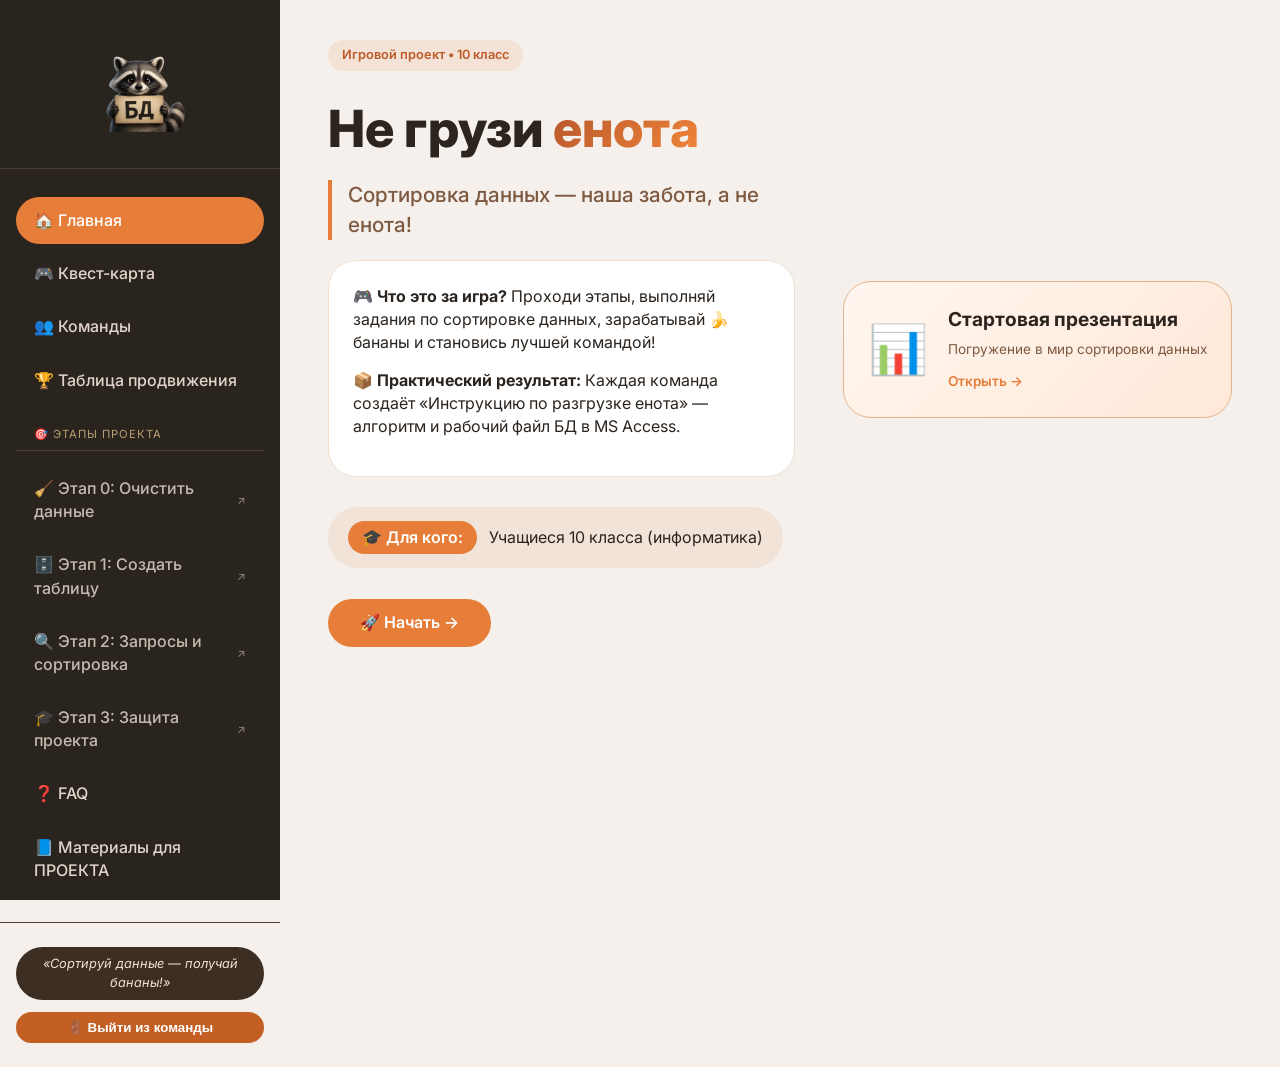
<file: index.html>
<!DOCTYPE html>
<html lang="ru">
<head>
    <meta charset="UTF-8">
    <meta name="viewport" content="width=device-width, initial-scale=1.0">
    <title>Не грузи енота | Проект по сортировке данных</title>
    <link rel="stylesheet" href="style.css">
    <link href="https://fonts.googleapis.com/css2?family=Inter:opsz,wght@14..32,400;14..32,500;14..32,600;14..32,700&display=swap" rel="stylesheet">

    <!-- Основной favicon -->
    <link rel="icon" type="image/png" href="img/emblema.png">

    <!-- Для Apple устройств -->
    <link rel="apple-touch-icon" href="img/emblema.png">

    <!-- Для современных браузеров -->
    <link rel="icon" type="image/svg+xml" href="img/emblema.png">

</head>
<body>

    <div class="app-wrapper">
        <!-- Боковая панель -->
        <aside class="sidebar">
            <div class="sidebar-logo">
                <img src="img/emblema.png" alt="Эмблема проекта Не грузи енота" class="raccoon-emoji-img">
            </div>
            <nav class="sidebar-nav">
                <a href="#" class="nav-link active" data-page="main">🏠 Главная</a>
                <a href="#" class="nav-link" data-page="game">🎮 Квест-карта</a>
                <a href="#" class="nav-link" data-page="teams">👥 Команды</a>
                <a href="#" class="nav-link" data-page="leaderboard">🏆 Таблица продвижения</a>

                    <!-- НОВЫЙ РАЗДЕЛ: ССЫЛКИ НА ЭТАПЫ -->
                <div class="nav-divider">🎯 ЭТАПЫ ПРОЕКТА</div>
                <a href="stage0/index.html" class="nav-link external" target="_blank">🧹 Этап 0: Очистить данные</a>
                <a href="stage1/index.html" class="nav-link external" target="_blank">🗄️ Этап 1: Создать таблицу</a>
                <a href="stage2/index.html" class="nav-link external" target="_blank">🔍 Этап 2: Запросы и сортировка</a>
                <a href="stage3/index.html" class="nav-link external" target="_blank">🎓 Этап 3: Защита проекта</a>

                <a href="#" class="nav-link" data-page="faq">❓ FAQ</a>
                <a href="#" class="nav-link" data-page="docs">📘 Материалы для ПРОЕКТА</a>
            </nav>
            <div class="sidebar-footer">
                <div class="raccoon-tip">«Сортируй данные — получай бананы!»</div>
            </div>
        </aside>

        <!-- Основной контент -->
        <main class="main-content">
            <!-- Главная -->
            <div id="page-main" class="page active">
                <section class="hero-simple">
                    <div class="hero-left">
                        <div class="badge-project">Игровой проект • 10 класс</div>
                        <h1>Не грузи <span class="accent">енота</span></h1>
                        <p class="tagline">Сортировка данных — наша забота, а не енота!</p>
                        <div class="description-box">
                            <p><strong>🎮 Что это за игра?</strong> Проходи этапы, выполняй задания по сортировке данных, зарабатывай 🍌 бананы и становись лучшей командой!</p>
                            <p><strong>📦 Практический результат:</strong> Каждая команда создаёт «Инструкцию по разгрузке енота» — алгоритм и рабочий файл БД в MS Access.</p>
                        </div>
                        <div class="target-audience">
                            <span class="target-badge">🎓 Для кого:</span>
                            <span>Учащиеся 10 класса (информатика)</span>
                        </div>
                        <a href="#" class="btn-start" data-page="game">🚀 Начать →</a>
                    </div>

                    <!-- Интерактивные материалы на главной -->
                    <div class="featured-materials">
                        <div class="featured-card" onclick="window.open('https://maksim178-zab.github.io/enot_project/presentation/pres_index.html', '_blank')">
                            <div class="featured-icon">📊</div>
                            <div class="featured-content">
                                <h3>Стартовая презентация</h3>
                                <p>Погружение в мир сортировки данных</p>
                                <span class="featured-link">Открыть →</span>
                            </div>
                        </div>
                    </div>
                </section>
            </div>

            <!-- Квест-карта (игровые этапы) -->
            <div id="page-game" class="page">
                <div class="game-header">
                    <h2>🗺️ Квест-карта «Не грузи енота»</h2>
                    <div class="raccoon-stats">
                        <span class="raccoon-greeting" id="raccoonGreeting">🦝 Привет, сортировщик!</span>
                    </div>
                </div>

                <!-- Карта-путь (горизонтальный прогресс) -->
                <div class="quest-map">
                    <div class="map-line"></div>
                    <div class="map-node" data-stage="prep">
                        <div class="node-icon">🧹</div>
                        <div class="node-name">Очистим шёрстку</div>
                        <div class="node-bananas">🍌 100</div>
                        <div class="node-status" id="statusPrep">🔒 Не открыт</div>
                    </div>
                    <div class="map-arrow">→</div>
                    <div class="map-node" data-stage="stage1">
                        <div class="node-icon">🗄️</div>
                        <div class="node-name">Строим норку данных</div>
                        <div class="node-bananas">🍌 150</div>
                        <div class="node-status" id="statusStage1">🔒 Не открыт</div>
                    </div>
                    <div class="map-arrow">→</div>
                    <div class="map-node" data-stage="stage2">
                        <div class="node-icon">🔍</div>
                        <div class="node-name">Тасуем бананы</div>
                        <div class="node-bananas">🍌 200</div>
                        <div class="node-status" id="statusStage2">🔒 Не открыт</div>
                    </div>
                    <div class="map-arrow">→</div>
                    <div class="map-node" data-stage="final">
                        <div class="node-icon">🎓</div>
                        <div class="node-name">Енот-выпускник</div>
                        <div class="node-bananas">🍌 250</div>
                        <div class="node-status" id="statusFinal">🔒 Не открыт</div>
                    </div>
                </div>

                <!-- Текущий активный этап -->
                <div class="active-stage-panel" id="activeStagePanel">
                    <div class="stage-header">
                        <h3 id="activeStageTitle">📋 Подготовительный этап</h3>
                        <div class="stage-bananas" id="activeStageBananas">🍌 +100 бананов</div>
                    </div>
                    <div class="stage-description" id="activeStageDesc">Сформировать команду, выбрать тему, собрать данные.</div>

                    <div class="task-checklist" id="taskChecklist">
                        <!-- Чек-лист заданий будет подставляться из JS -->
                    </div>

                    <button class="btn-complete-stage" id="completeStageBtn">✅ Завершить этап и получить бананы</button>
                    <div class="stage-message" id="stageMessage"></div>
                </div>
            </div>

            <!-- Команды (для выбора текущей команды) -->
            <div id="page-teams" class="page">
                <div class="teams-header">
                    <h2>👥 Команды проекта</h2>
                    <div class="admin-bar">
                        <button id="addTeamBtn" class="btn-add-team">➕ Добавить команду</button>
                        <button id="selectTeamModeBtn" class="btn-select-team">🎮 Играть за команду</button>
                        <button id="refreshTeamsBtn" class="btn-refresh">🔄 Обновить</button>
                    </div>
                </div>
                <div id="teams-container" class="teams-container">
                    <div class="loading">🦝 Загрузка команд...</div>
                </div>
            </div>

            <!-- Таблица продвижения (лидерборд) -->
            <div id="page-leaderboard" class="page">
                <h2>🏆 Таблица продвижения команд</h2>
                <div class="leaderboard-intro">
                    <span class="leaderboard-emoji">🍌</span>
                    <p>Команды зарабатывают бананы за прохождение этапов. Чем больше бананов — тем ближе к статусу «Главный сортировщик»!</p>
                </div>
                <div class="leaderboard-table-wrapper">
                    <table class="leaderboard-table" id="leaderboardTable">
                        <thead>
                            <tr><th>Место</th><th>Команда</th><th>Тема</th><th>🍌 Бананы</th><th>Этап</th><th>Бейдж</th></tr>
                        </thead>
                        <tbody id="leaderboardBody">
                            <tr><td colspan="6">Загрузка...</td></tr>
                        </tbody>
                    </table>
                </div>
                <div class="leaderboard-tip">
                    💡 Бананы начисляются за полное выполнение всех заданий этапа. Жми «Завершить этап»!
                </div>
            </div>

            <!-- FAQ -->
            <div id="page-faq" class="page">
                <h2>❓ Часто задаваемые вопросы</h2>
                <div class="faq-list">
                    <div class="faq-item"><div class="faq-question">Как заработать бананы?</div><div class="faq-answer">Выполни все задания чек-листа на этапе и нажми «Завершить этап».</div></div>
                    <div class="faq-item"><div class="faq-question">Можно ли перепройти этап?</div><div class="faq-answer">Да, но бананы начисляются только один раз за этап.</div></div>
                    <div class="faq-item"><div class="faq-question">Что дают бананы?</div><div class="faq-answer">Показывают твой прогресс в таблице лидеров и приближают к победе!</div></div>
                    <div class="faq-item"><div class="faq-question">Что делать, если испытываю затруднения в работе с проектом?</div><div class="faq-answer">Пиши на почту maksimzaborovskij0@gmail.com и тебе помогут решить любой вопрос!</div></div>
                </div>
            </div>

            <!-- Материалы для квеста -->
            <div id="page-docs" class="page">
                <h2>📘 Материалы для проекта</h2>
                <div class="content-card">
                    <div class="docs-grid">
                        <a href="https://docs.google.com/document/d/1fGOo-mxXFz7OCt254039fhXqOIrEUdISAnrvC6zfAR8/edit?usp=drive_link" target="_blank" class="doc-link">🪪 Визитка проекта</a>
                        <a href="https://maksim178-zab.github.io/enot_project/presentation/pres_index.html" target="_blank" class="doc-link">📊 Стартовая презентация</a>
                        <a href="https://docs.google.com/document/d/1UCqn2S8MnYmdmpit8qwqk4fnbEerJHSvQ8Cd1o-Phrg/edit?usp=sharing" target="_blank" class="doc-link">📋 План проекта</a>
                        <a href="https://docs.google.com/document/d/166XrVq4mGuKmP4Efs-TxZhsTqHOSC5C4bcJ6IBRSiyE/edit?usp=sharing" target="_blank" class="doc-link">📖 Буклет</a>
                        <a href="https://docs.google.com/document/d/1xHVMwDj1Babse11jCHq68vRZ3GL8Rs5Y4EawSO0kTnA/edit?usp=sharing" target="_blank" class="doc-link">📝 План оценивания</a>
                        <a href="https://docs.google.com/document/d/1ZMbAoFuroZHZMnlbVYshrtOvdRT-WZvy/edit?usp=sharing" target="_blank" class="doc-link">🗃️ Критерии оценивания продукта</a>
                        <a href="https://docs.google.com/document/d/1nQFZfvHrvmTV0Ta7XXkVMoZjqQBCl9yU/edit?usp=sharing" target="_blank" class="doc-link">📄 Дневник самооценивания команды</a>
                        <a href="https://docs.google.com/document/d/1sLcC5jxVVOklxpDUw7wIoo7aM6cQu15p/edit?usp=sharing" target="_blank" class="doc-link">📝 План работы группы</a>
                        <a href="https://docs.google.com/spreadsheets/d/1ZpQdS1TXS4vyNmWF12IQXhzk2UoinjIyu2-JVLSi4jE/edit?usp=sharing" target="_blank" class="doc-link">📄 Таблица З-И-У-К</a>
                    </div>
                </div>
            </div>
        </main>
    </div>

    <!-- Модальное окно для выбора команды -->
    <div id="teamSelectModal" class="modal">
        <div class="modal-content">
            <span class="close">&times;</span>
            <h3>🎮 Вход в команду</h3>
            <p>Выбери свою команду и введи пароль для входа.</p>

            <div class="form-group">
                <label>🏷️ Команда:</label>
                <select id="teamSelectDropdown" class="team-select-dropdown">
                    <option value="">-- Выбери команду --</option>
                </select>
            </div>

            <div class="form-group">
                <label>🔐 Пароль команды:</label>
                <input type="password" id="teamPassword" class="team-password-input" placeholder="Введите пароль">
            </div>

            <button id="confirmTeamSelectBtn" class="btn-save">✅ Войти в команду</button>
        </div>
    </div>

    <script src="script.js"></script>
</body>
</html>
</file>
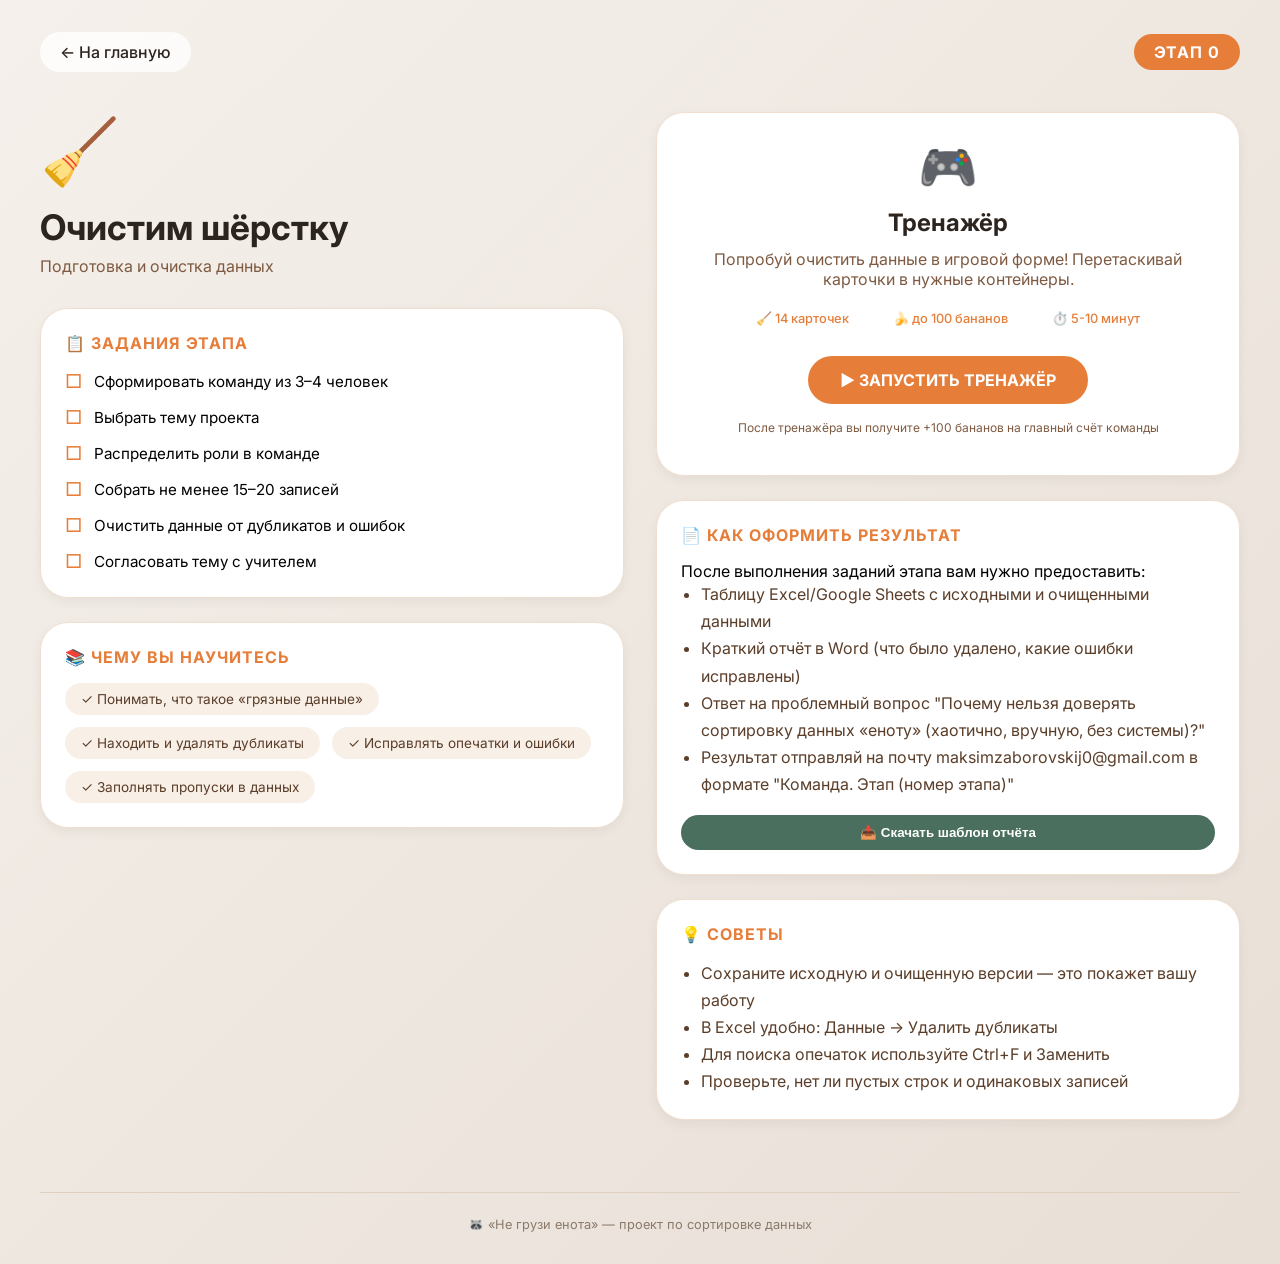
<file: stage0/index.html>
<!DOCTYPE html>
<html lang="ru">
<head>
    <meta charset="UTF-8">
    <meta name="viewport" content="width=device-width, initial-scale=1.0">
    <title>Этап 0: Очистим шёрстку | Не грузи енота</title>
    <link rel="stylesheet" href="style.css">
    <link href="https://fonts.googleapis.com/css2?family=Inter:opsz,wght@14..32,400;14..32,500;14..32,600;14..32,700;14..32,800&display=swap" rel="stylesheet">

            <!-- Основной favicon -->
    <link rel="icon" type="image/png" href="../img/emblema.png">

    <!-- Для Apple устройств -->
    <link rel="apple-touch-icon" href="../img/emblema.png">

    <!-- Для современных браузеров -->
    <link rel="icon" type="image/svg+xml" href="../img/emblema.png">
</head>
<body>
    <div class="page-container">
        <!-- Шапка -->
        <div class="page-header">
            <a href="../index.html" class="back-link">← На главную</a>
            <div class="stage-badge">ЭТАП 0</div>
        </div>

        <!-- Основной контент -->
        <div class="content-wrapper">
            <!-- Левая колонка - информация -->
            <div class="info-panel">
                <div class="stage-icon">🧹</div>
                <h1>Очистим шёрстку</h1>
                <p class="stage-subtitle">Подготовка и очистка данных</p>

                <div class="tasks-card">
                    <h3>📋 ЗАДАНИЯ ЭТАПА</h3>
                    <div class="task-list">
                        <div class="task-item">
                            <span class="task-check">□</span>
                            <span>Сформировать команду из 3–4 человек</span>
                        </div>
                        <div class="task-item">
                            <span class="task-check">□</span>
                            <span>Выбрать тему проекта</span>
                        </div>
                        <div class="task-item">
                            <span class="task-check">□</span>
                            <span>Распределить роли в команде</span>
                        </div>
                        <div class="task-item">
                            <span class="task-check">□</span>
                            <span>Собрать не менее 15–20 записей</span>
                        </div>
                        <div class="task-item">
                            <span class="task-check">□</span>
                            <span>Очистить данные от дубликатов и ошибок</span>
                        </div>
                        <div class="task-item">
                            <span class="task-check">□</span>
                            <span>Согласовать тему с учителем</span>
                        </div>
                    </div>
                </div>

                <div class="skills-card">
                    <h3>📚 ЧЕМУ ВЫ НАУЧИТЕСЬ</h3>
                    <div class="skills-list">
                        <div class="skill-item">✓ Понимать, что такое «грязные данные»</div>
                        <div class="skill-item">✓ Находить и удалять дубликаты</div>
                        <div class="skill-item">✓ Исправлять опечатки и ошибки</div>
                        <div class="skill-item">✓ Заполнять пропуски в данных</div>
                    </div>
                </div>
            </div>

            <!-- Правая колонка - действия -->
            <div class="action-panel">
                <div class="trainer-card">
                    <div class="trainer-icon">🎮</div>
                    <h2>Тренажёр</h2>
                    <p>Попробуй очистить данные в игровой форме! Перетаскивай карточки в нужные контейнеры.</p>
                    <div class="trainer-info">
                        <span class="info-tag">🧹 14 карточек</span>
                        <span class="info-tag">🍌 до 100 бананов</span>
                        <span class="info-tag">⏱️ 5-10 минут</span>
                    </div>
                    <a href="stage0.html" class="btn-trainer">▶ ЗАПУСТИТЬ ТРЕНАЖЁР</a>
                    <p class="trainer-note">После тренажёра вы получите +100 бананов на главный счёт команды</p>
                </div>

                <div class="result-card">
                    <h3>📄 КАК ОФОРМИТЬ РЕЗУЛЬТАТ</h3>
                    <p>После выполнения заданий этапа вам нужно предоставить:</p>
                    <ul>
                        <li>Таблицу Excel/Google Sheets с исходными и очищенными данными</li>
                        <li>Краткий отчёт в Word (что было удалено, какие ошибки исправлены)</li>
                        <li>Ответ на проблемный вопрос "Почему нельзя доверять сортировку данных «еноту» (хаотично, вручную, без системы)?"</li>
                        <li>Результат отправляй на почту maksimzaborovskij0@gmail.com в формате "Команда. Этап (номер этапа)"</li>
                    </ul>
                    <button class="btn-download" id="downloadTemplateBtn">📥 Скачать шаблон отчёта</button>
                </div>

                <div class="tips-card">
                    <h3>💡 СОВЕТЫ</h3>
                    <ul>
                        <li>Сохраните исходную и очищенную версии — это покажет вашу работу</li>
                        <li>В Excel удобно: Данные → Удалить дубликаты</li>
                        <li>Для поиска опечаток используйте Ctrl+F и Заменить</li>
                        <li>Проверьте, нет ли пустых строк и одинаковых записей</li>
                    </ul>
                </div>
            </div>
        </div>

        <!-- Футер -->
        <div class="page-footer">
            <p>🦝 «Не грузи енота» — проект по сортировке данных</p>
        </div>
    </div>

    <script src="script.js"></script>
</body>
</html>
</file>
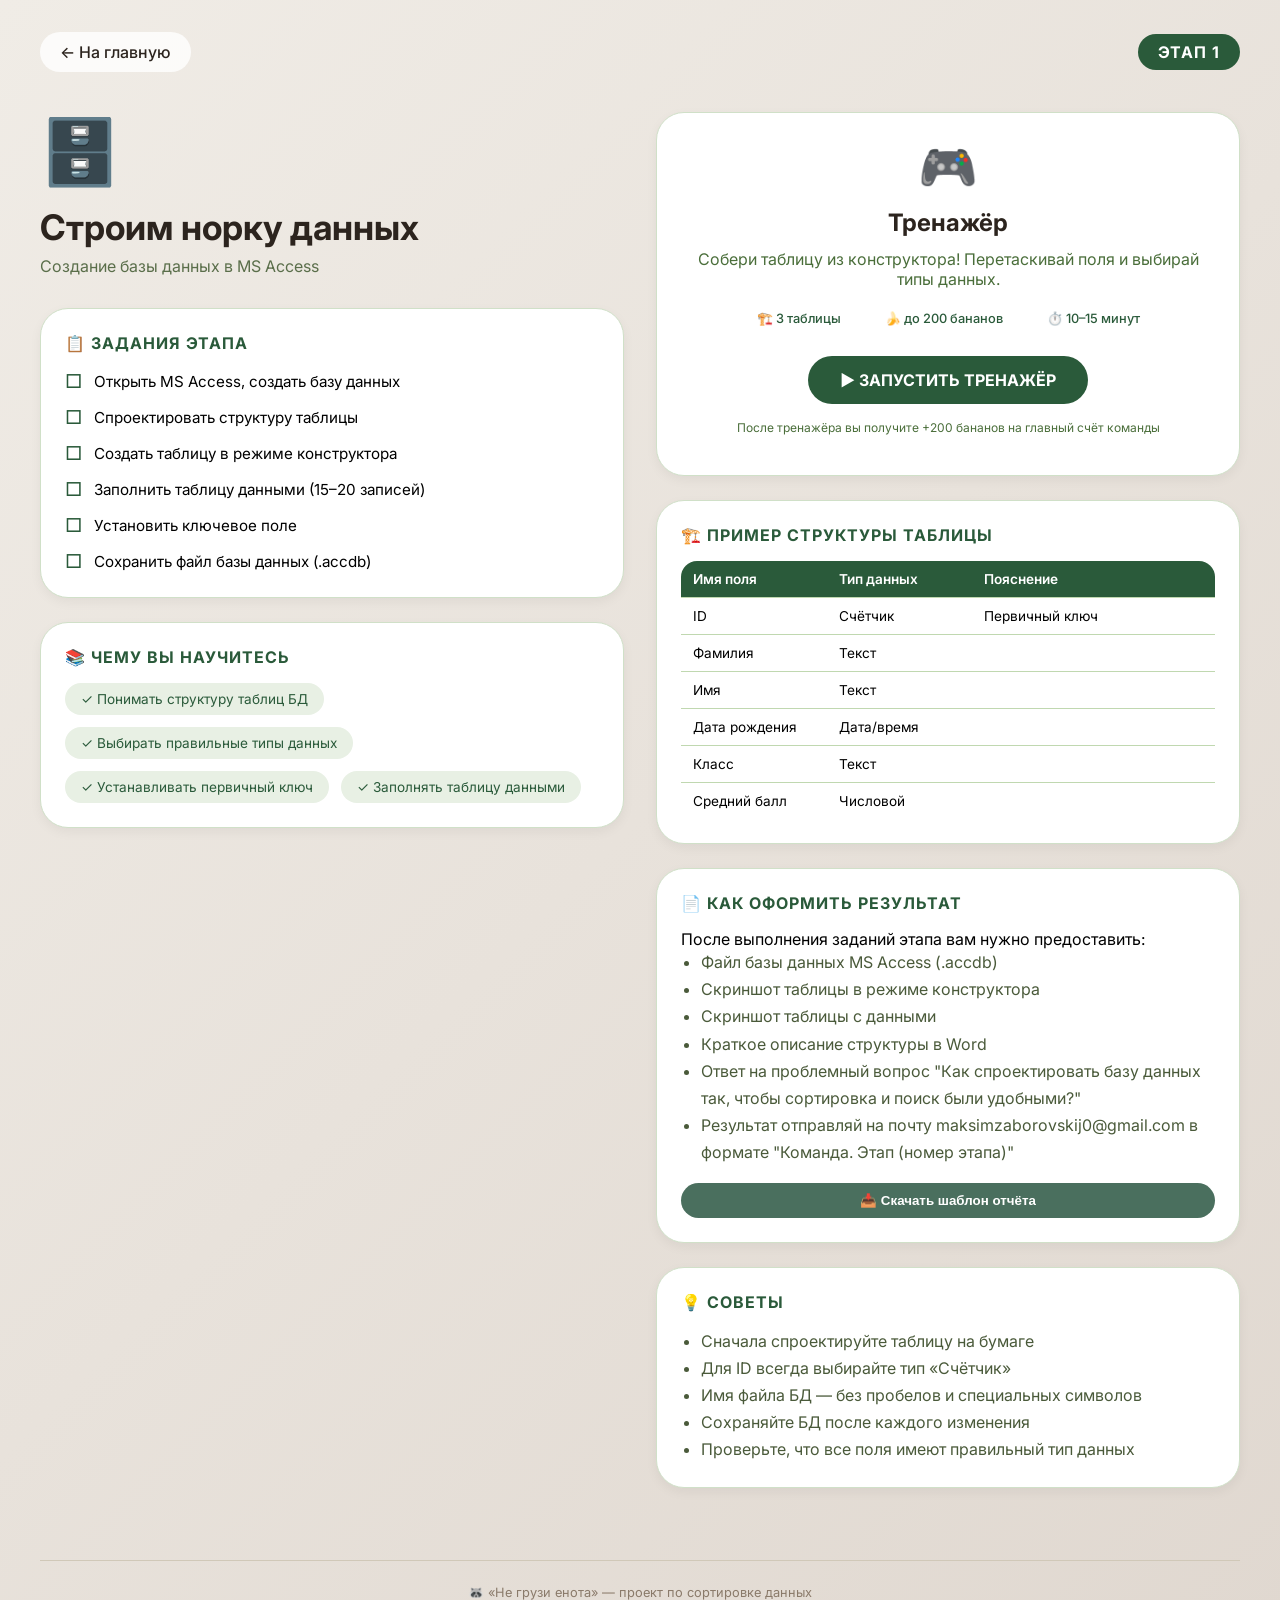
<file: stage1/index.html>
<!DOCTYPE html>
<html lang="ru">
<head>
    <meta charset="UTF-8">
    <meta name="viewport" content="width=device-width, initial-scale=1.0">
    <title>Этап 1: Строим норку данных | Не грузи енота</title>
    <link rel="stylesheet" href="style.css">
    <link href="https://fonts.googleapis.com/css2?family=Inter:opsz,wght@14..32,400;14..32,500;14..32,600;14..32,700;14..32,800&display=swap" rel="stylesheet">

            <!-- Основной favicon -->
    <link rel="icon" type="image/png" href="../img/emblema.png">

    <!-- Для Apple устройств -->
    <link rel="apple-touch-icon" href="../img/emblema.png">

    <!-- Для современных браузеров -->
    <link rel="icon" type="image/svg+xml" href="../img/emblema.png">
</head>
<body>
    <div class="page-container">
        <!-- Шапка -->
        <div class="page-header">
            <a href="../index.html" class="back-link">← На главную</a>
            <div class="stage-badge">ЭТАП 1</div>
        </div>

        <!-- Основной контент -->
        <div class="content-wrapper">
            <!-- Левая колонка - информация -->
            <div class="info-panel">
                <div class="stage-icon">🗄️</div>
                <h1>Строим норку данных</h1>
                <p class="stage-subtitle">Создание базы данных в MS Access</p>

                <div class="tasks-card">
                    <h3>📋 ЗАДАНИЯ ЭТАПА</h3>
                    <div class="task-list">
                        <div class="task-item">
                            <span class="task-check">□</span>
                            <span>Открыть MS Access, создать базу данных</span>
                        </div>
                        <div class="task-item">
                            <span class="task-check">□</span>
                            <span>Спроектировать структуру таблицы</span>
                        </div>
                        <div class="task-item">
                            <span class="task-check">□</span>
                            <span>Создать таблицу в режиме конструктора</span>
                        </div>
                        <div class="task-item">
                            <span class="task-check">□</span>
                            <span>Заполнить таблицу данными (15–20 записей)</span>
                        </div>
                        <div class="task-item">
                            <span class="task-check">□</span>
                            <span>Установить ключевое поле</span>
                        </div>
                        <div class="task-item">
                            <span class="task-check">□</span>
                            <span>Сохранить файл базы данных (.accdb)</span>
                        </div>
                    </div>
                </div>

                <div class="skills-card">
                    <h3>📚 ЧЕМУ ВЫ НАУЧИТЕСЬ</h3>
                    <div class="skills-list">
                        <div class="skill-item">✓ Понимать структуру таблиц БД</div>
                        <div class="skill-item">✓ Выбирать правильные типы данных</div>
                        <div class="skill-item">✓ Устанавливать первичный ключ</div>
                        <div class="skill-item">✓ Заполнять таблицу данными</div>
                    </div>
                </div>
            </div>

            <!-- Правая колонка - действия -->
            <div class="action-panel">
                <div class="trainer-card">
                    <div class="trainer-icon">🎮</div>
                    <h2>Тренажёр</h2>
                    <p>Собери таблицу из конструктора! Перетаскивай поля и выбирай типы данных.</p>
                    <div class="trainer-info">
                        <span class="info-tag">🏗️ 3 таблицы</span>
                        <span class="info-tag">🍌 до 200 бананов</span>
                        <span class="info-tag">⏱️ 10–15 минут</span>
                    </div>
                    <a href="stage1.html" class="btn-trainer">▶ ЗАПУСТИТЬ ТРЕНАЖЁР</a>
                    <p class="trainer-note">После тренажёра вы получите +200 бананов на главный счёт команды</p>
                </div>

                <div class="example-card">
                    <h3>🏗️ ПРИМЕР СТРУКТУРЫ ТАБЛИЦЫ</h3>
                    <div class="table-example">
                        <div class="example-row header">
                            <span>Имя поля</span>
                            <span>Тип данных</span>
                            <span>Пояснение</span>
                        </div>
                        <div class="example-row">
                            <span>ID</span>
                            <span>Счётчик</span>
                            <span>Первичный ключ</span>
                        </div>
                        <div class="example-row">
                            <span>Фамилия</span>
                            <span>Текст</span>
                            <span></span>
                        </div>
                        <div class="example-row">
                            <span>Имя</span>
                            <span>Текст</span>
                            <span></span>
                        </div>
                        <div class="example-row">
                            <span>Дата рождения</span>
                            <span>Дата/время</span>
                            <span></span>
                        </div>
                        <div class="example-row">
                            <span>Класс</span>
                            <span>Текст</span>
                            <span></span>
                        </div>
                        <div class="example-row">
                            <span>Средний балл</span>
                            <span>Числовой</span>
                            <span></span>
                        </div>
                    </div>
                </div>

                <div class="result-card">
                    <h3>📄 КАК ОФОРМИТЬ РЕЗУЛЬТАТ</h3>
                    <p>После выполнения заданий этапа вам нужно предоставить:</p>
                    <ul>
                        <li>Файл базы данных MS Access (.accdb)</li>
                        <li>Скриншот таблицы в режиме конструктора</li>
                        <li>Скриншот таблицы с данными</li>
                        <li>Краткое описание структуры в Word</li>
                        <li>Ответ на проблемный вопрос "Как спроектировать базу данных так, чтобы сортировка и поиск были удобными?"</li>
                        <li>Результат отправляй на почту maksimzaborovskij0@gmail.com в формате "Команда. Этап (номер этапа)"</li>
                    </ul>
                    <button class="btn-download" id="downloadTemplateBtn">📥 Скачать шаблон отчёта</button>
                </div>

                <div class="tips-card">
                    <h3>💡 СОВЕТЫ</h3>
                    <ul>
                        <li>Сначала спроектируйте таблицу на бумаге</li>
                        <li>Для ID всегда выбирайте тип «Счётчик»</li>
                        <li>Имя файла БД — без пробелов и специальных символов</li>
                        <li>Сохраняйте БД после каждого изменения</li>
                        <li>Проверьте, что все поля имеют правильный тип данных</li>
                    </ul>
                </div>
            </div>
        </div>

        <!-- Футер -->
        <div class="page-footer">
            <p>🦝 «Не грузи енота» — проект по сортировке данных</p>
        </div>
    </div>

    <script src="script.js"></script>
</body>
</html>
</file>
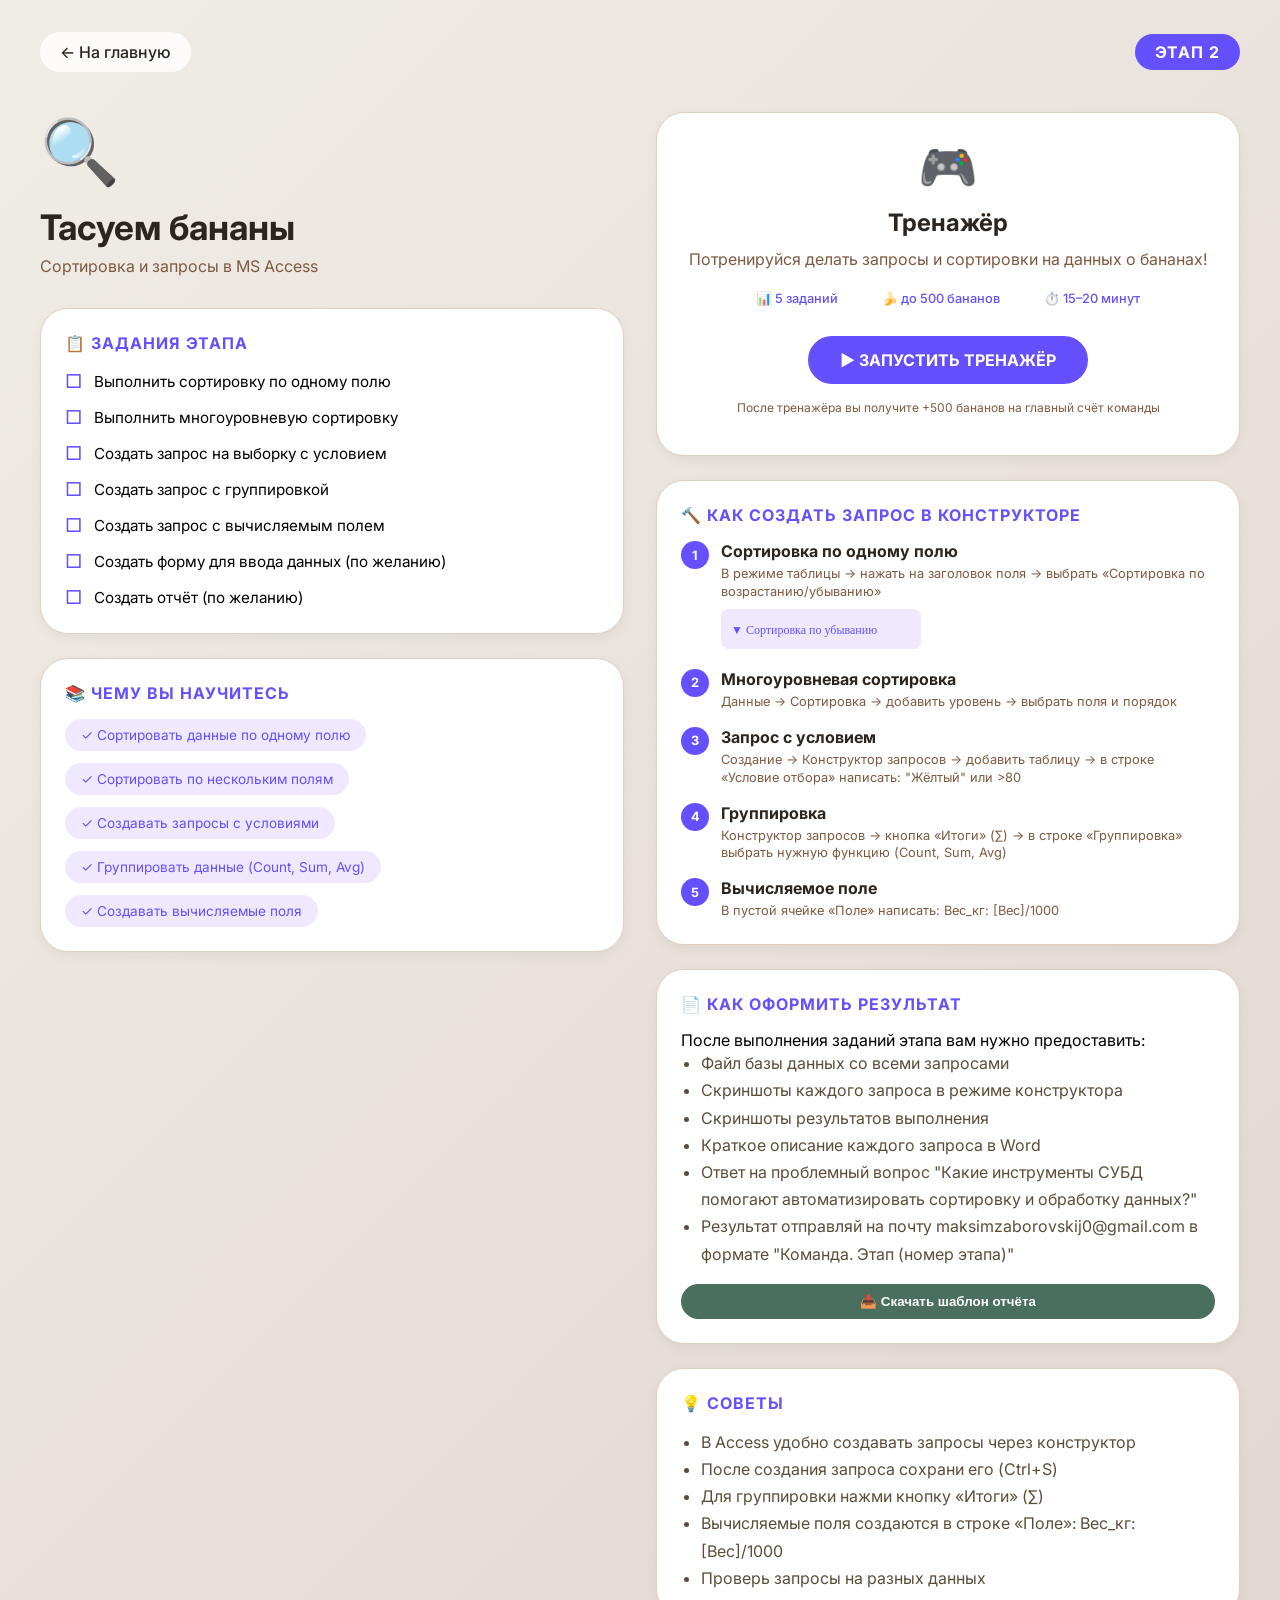
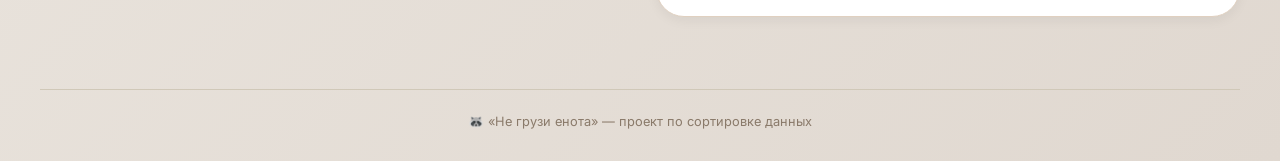
<file: stage2/index.html>
<!DOCTYPE html>
<html lang="ru">
<head>
    <meta charset="UTF-8">
    <meta name="viewport" content="width=device-width, initial-scale=1.0">
    <title>Этап 2: Тасуем бананы | Не грузи енота</title>
    <link rel="stylesheet" href="style.css">
    <link href="https://fonts.googleapis.com/css2?family=Inter:opsz,wght@14..32,400;14..32,500;14..32,600;14..32,700;14..32,800&display=swap" rel="stylesheet">

            <!-- Основной favicon -->
    <link rel="icon" type="image/png" href="../img/emblema.png">

    <!-- Для Apple устройств -->
    <link rel="apple-touch-icon" href="../img/emblema.png">

    <!-- Для современных браузеров -->
    <link rel="icon" type="image/svg+xml" href="../img/emblema.png">
</head>
<body>
    <div class="page-container">
        <!-- Шапка -->
        <div class="page-header">
            <a href="../index.html" class="back-link">← На главную</a>
            <div class="stage-badge">ЭТАП 2</div>
        </div>

        <!-- Основной контент -->
        <div class="content-wrapper">
            <!-- Левая колонка - информация -->
            <div class="info-panel">
                <div class="stage-icon">🔍</div>
                <h1>Тасуем бананы</h1>
                <p class="stage-subtitle">Сортировка и запросы в MS Access</p>

                <div class="tasks-card">
                    <h3>📋 ЗАДАНИЯ ЭТАПА</h3>
                    <div class="task-list">
                        <div class="task-item">
                            <span class="task-check">□</span>
                            <span>Выполнить сортировку по одному полю</span>
                        </div>
                        <div class="task-item">
                            <span class="task-check">□</span>
                            <span>Выполнить многоуровневую сортировку</span>
                        </div>
                        <div class="task-item">
                            <span class="task-check">□</span>
                            <span>Создать запрос на выборку с условием</span>
                        </div>
                        <div class="task-item">
                            <span class="task-check">□</span>
                            <span>Создать запрос с группировкой</span>
                        </div>
                        <div class="task-item">
                            <span class="task-check">□</span>
                            <span>Создать запрос с вычисляемым полем</span>
                        </div>
                        <div class="task-item">
                            <span class="task-check">□</span>
                            <span>Создать форму для ввода данных (по желанию)</span>
                        </div>
                        <div class="task-item">
                            <span class="task-check">□</span>
                            <span>Создать отчёт (по желанию)</span>
                        </div>
                    </div>
                </div>

                <div class="skills-card">
                    <h3>📚 ЧЕМУ ВЫ НАУЧИТЕСЬ</h3>
                    <div class="skills-list">
                        <div class="skill-item">✓ Сортировать данные по одному полю</div>
                        <div class="skill-item">✓ Сортировать по нескольким полям</div>
                        <div class="skill-item">✓ Создавать запросы с условиями</div>
                        <div class="skill-item">✓ Группировать данные (Count, Sum, Avg)</div>
                        <div class="skill-item">✓ Создавать вычисляемые поля</div>
                    </div>
                </div>
            </div>

            <!-- Правая колонка - действия -->
            <div class="action-panel">
                <div class="trainer-card">
                    <div class="trainer-icon">🎮</div>
                    <h2>Тренажёр</h2>
                    <p>Потренируйся делать запросы и сортировки на данных о бананах!</p>
                    <div class="trainer-info">
                        <span class="info-tag">📊 5 заданий</span>
                        <span class="info-tag">🍌 до 500 бананов</span>
                        <span class="info-tag">⏱️ 15–20 минут</span>
                    </div>
                    <a href="stage2.html" class="btn-trainer">▶ ЗАПУСТИТЬ ТРЕНАЖЁР</a>
                    <p class="trainer-note">После тренажёра вы получите +500 бананов на главный счёт команды</p>
                </div>

                <div class="example-card">
                    <h3>🔨 КАК СОЗДАТЬ ЗАПРОС В КОНСТРУКТОРЕ</h3>
                    <div class="access-example">
                        <div class="example-step">
                            <div class="step-icon">1</div>
                            <div class="step-content">
                                <strong>Сортировка по одному полю</strong>
                                <div class="step-desc">В режиме таблицы → нажать на заголовок поля → выбрать «Сортировка по возрастанию/убыванию»</div>
                                <img src="data:image/svg+xml,%3Csvg xmlns='http://www.w3.org/2000/svg' width='200' height='40' viewBox='0 0 200 40'%3E%3Crect width='200' height='40' fill='%23f0e8ff' rx='8'/%3E%3Ctext x='10' y='25' font-size='12' fill='%236450ff'%3E▼ Сортировка по убыванию%3C/text%3E%3C/svg%3E" alt="пример сортировки" style="margin-top: 8px;">
                            </div>
                        </div>
                        <div class="example-step">
                            <div class="step-icon">2</div>
                            <div class="step-content">
                                <strong>Многоуровневая сортировка</strong>
                                <div class="step-desc">Данные → Сортировка → добавить уровень → выбрать поля и порядок</div>
                            </div>
                        </div>
                        <div class="example-step">
                            <div class="step-icon">3</div>
                            <div class="step-content">
                                <strong>Запрос с условием</strong>
                                <div class="step-desc">Создание → Конструктор запросов → добавить таблицу → в строке «Условие отбора» написать: "Жёлтый" или >80</div>
                            </div>
                        </div>
                        <div class="example-step">
                            <div class="step-icon">4</div>
                            <div class="step-content">
                                <strong>Группировка</strong>
                                <div class="step-desc">Конструктор запросов → кнопка «Итоги» (∑) → в строке «Группировка» выбрать нужную функцию (Count, Sum, Avg)</div>
                            </div>
                        </div>
                        <div class="example-step">
                            <div class="step-icon">5</div>
                            <div class="step-content">
                                <strong>Вычисляемое поле</strong>
                                <div class="step-desc">В пустой ячейке «Поле» написать: Вес_кг: [Вес]/1000</div>
                            </div>
                        </div>
                    </div>
                </div>

                <div class="result-card">
                    <h3>📄 КАК ОФОРМИТЬ РЕЗУЛЬТАТ</h3>
                    <p>После выполнения заданий этапа вам нужно предоставить:</p>
                    <ul>
                        <li>Файл базы данных со всеми запросами</li>
                        <li>Скриншоты каждого запроса в режиме конструктора</li>
                        <li>Скриншоты результатов выполнения</li>
                        <li>Краткое описание каждого запроса в Word</li>
                        <li>Ответ на проблемный вопрос "Какие инструменты СУБД помогают автоматизировать сортировку и обработку данных?"</li>
                        <li>Результат отправляй на почту maksimzaborovskij0@gmail.com в формате "Команда. Этап (номер этапа)"</li>
                    </ul>
                    <button class="btn-download" id="downloadTemplateBtn">📥 Скачать шаблон отчёта</button>
                </div>

                <div class="tips-card">
                    <h3>💡 СОВЕТЫ</h3>
                    <ul>
                        <li>В Access удобно создавать запросы через конструктор</li>
                        <li>После создания запроса сохрани его (Ctrl+S)</li>
                        <li>Для группировки нажми кнопку «Итоги» (∑)</li>
                        <li>Вычисляемые поля создаются в строке «Поле»: Вес_кг: [Вес]/1000</li>
                        <li>Проверь запросы на разных данных</li>
                    </ul>
                </div>
            </div>
        </div>

        <!-- Футер -->
        <div class="page-footer">
            <p>🦝 «Не грузи енота» — проект по сортировке данных</p>
        </div>
    </div>

    <script src="script.js"></script>
</body>
</html>
</file>
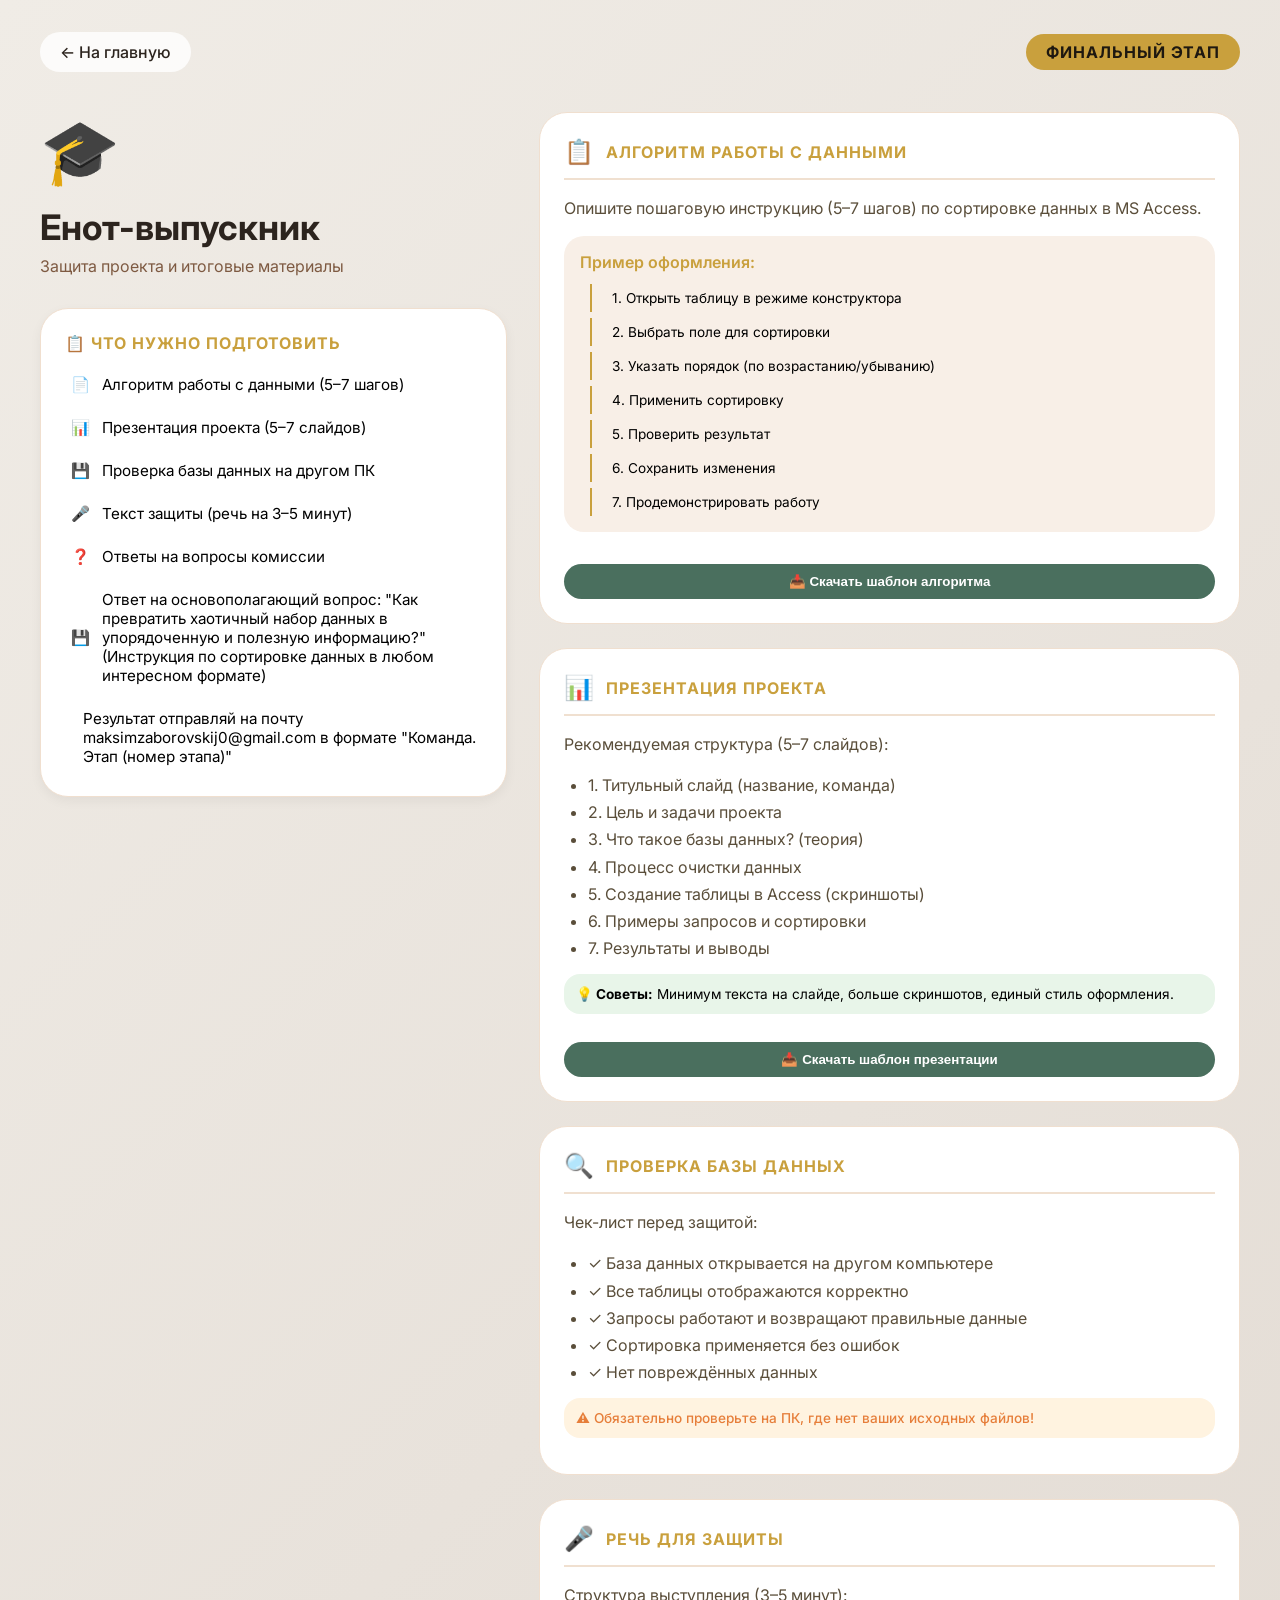
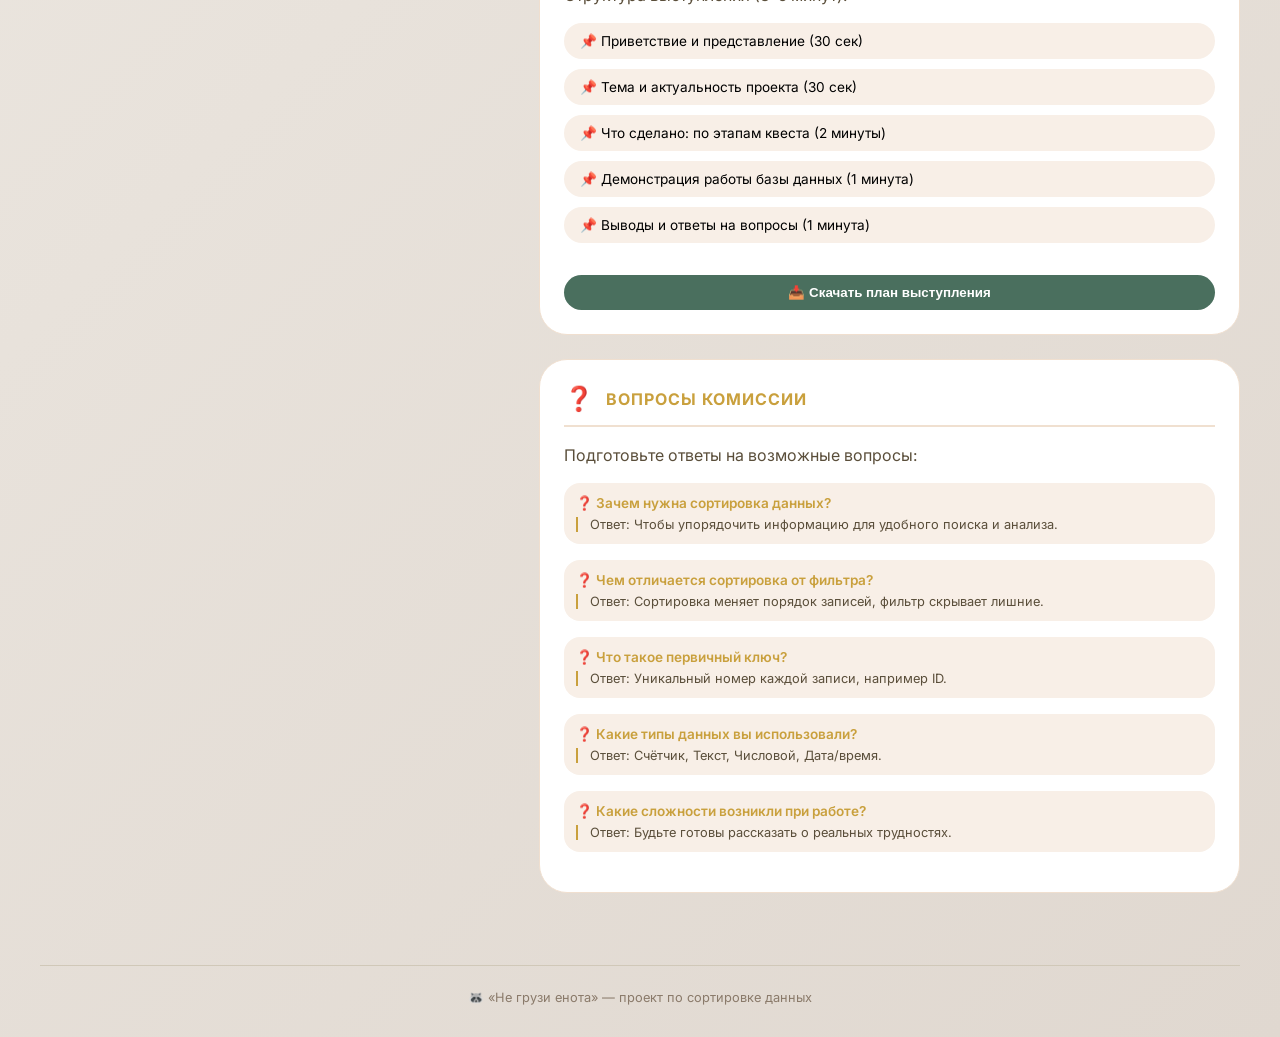
<file: stage3/index.html>
<!DOCTYPE html>
<html lang="ru">
<head>
    <meta charset="UTF-8">
    <meta name="viewport" content="width=device-width, initial-scale=1.0">
    <title>Этап 3: Енот-выпускник | Не грузи енота</title>
    <link rel="stylesheet" href="style.css">
    <link href="https://fonts.googleapis.com/css2?family=Inter:opsz,wght@14..32,400;14..32,500;14..32,600;14..32,700;14..32,800&display=swap" rel="stylesheet">

            <!-- Основной favicon -->
    <link rel="icon" type="image/png" href="../img/emblema.png">

    <!-- Для Apple устройств -->
    <link rel="apple-touch-icon" href="../img/emblema.png">

    <!-- Для современных браузеров -->
    <link rel="icon" type="image/svg+xml" href="../img/emblema.png">
</head>
<body>
    <div class="page-container">
        <!-- Шапка -->
        <div class="page-header">
            <a href="../index.html" class="back-link">← На главную</a>
            <div class="stage-badge">ФИНАЛЬНЫЙ ЭТАП</div>
        </div>

        <!-- Основной контент -->
        <div class="content-wrapper">
            <!-- Левая колонка - информация -->
            <div class="info-panel">
                <div class="stage-icon">🎓</div>
                <h1>Енот-выпускник</h1>
                <p class="stage-subtitle">Защита проекта и итоговые материалы</p>

                <div class="tasks-card">
                    <h3>📋 ЧТО НУЖНО ПОДГОТОВИТЬ</h3>
                    <div class="task-list">
                        <div class="task-item">
                            <span class="task-icon">📄</span>
                            <span>Алгоритм работы с данными (5–7 шагов)</span>
                        </div>
                        <div class="task-item">
                            <span class="task-icon">📊</span>
                            <span>Презентация проекта (5–7 слайдов)</span>
                        </div>
                        <div class="task-item">
                            <span class="task-icon">💾</span>
                            <span>Проверка базы данных на другом ПК</span>
                        </div>
                        <div class="task-item">
                            <span class="task-icon">🎤</span>
                            <span>Текст защиты (речь на 3–5 минут)</span>
                        </div>
                        <div class="task-item">
                            <span class="task-icon">❓</span>
                            <span>Ответы на вопросы комиссии</span>
                        </div>
                        <div class="task-item">
                            <span class="task-icon">💾</span>
                            <span>Ответ на основополагающий вопрос: "Как превратить хаотичный набор данных в упорядоченную и полезную информацию?" (Инструкция по сортировке данных в любом интересном формате)</span>
                        </div>
                        <div class="task-item">
                            <span class="task-icon"></span>
                            <span>Результат отправляй на почту maksimzaborovskij0@gmail.com в формате "Команда. Этап (номер этапа)"</span>
                        </div>
                    </div>
                </div>
            </div>

            <!-- Правая колонка - инструкции -->
            <div class="action-panel">
                <!-- Алгоритм -->
                <div class="instruction-card">
                    <div class="card-header">
                        <span class="card-icon">📋</span>
                        <h3>АЛГОРИТМ РАБОТЫ С ДАННЫМИ</h3>
                    </div>
                    <p>Опишите пошаговую инструкцию (5–7 шагов) по сортировке данных в MS Access.</p>
                    <div class="example-box">
                        <div class="example-title">Пример оформления:</div>
                        <div class="algorithm-example">
                            <div class="algo-step">1. Открыть таблицу в режиме конструктора</div>
                            <div class="algo-step">2. Выбрать поле для сортировки</div>
                            <div class="algo-step">3. Указать порядок (по возрастанию/убыванию)</div>
                            <div class="algo-step">4. Применить сортировку</div>
                            <div class="algo-step">5. Проверить результат</div>
                            <div class="algo-step">6. Сохранить изменения</div>
                            <div class="algo-step">7. Продемонстрировать работу</div>
                        </div>
                    </div>
                    <button class="btn-download" data-type="algorithm">📥 Скачать шаблон алгоритма</button>
                </div>

                <!-- Презентация -->
                <div class="instruction-card">
                    <div class="card-header">
                        <span class="card-icon">📊</span>
                        <h3>ПРЕЗЕНТАЦИЯ ПРОЕКТА</h3>
                    </div>
                    <p>Рекомендуемая структура (5–7 слайдов):</p>
                    <ul class="pres-list">
                        <li>1. Титульный слайд (название, команда)</li>
                        <li>2. Цель и задачи проекта</li>
                        <li>3. Что такое базы данных? (теория)</li>
                        <li>4. Процесс очистки данных</li>
                        <li>5. Создание таблицы в Access (скриншоты)</li>
                        <li>6. Примеры запросов и сортировки</li>
                        <li>7. Результаты и выводы</li>
                    </ul>
                    <div class="tips-box">
                        <strong>💡 Советы:</strong>
                        <span>Минимум текста на слайде, больше скриншотов, единый стиль оформления.</span>
                    </div>
                    <button class="btn-download" data-type="presentation">📥 Скачать шаблон презентации</button>
                </div>

                <!-- Проверка БД -->
                <div class="instruction-card">
                    <div class="card-header">
                        <span class="card-icon">🔍</span>
                        <h3>ПРОВЕРКА БАЗЫ ДАННЫХ</h3>
                    </div>
                    <p>Чек-лист перед защитой:</p>
                    <ul class="check-list">
                        <li>✓ База данных открывается на другом компьютере</li>
                        <li>✓ Все таблицы отображаются корректно</li>
                        <li>✓ Запросы работают и возвращают правильные данные</li>
                        <li>✓ Сортировка применяется без ошибок</li>
                        <li>✓ Нет повреждённых данных</li>
                    </ul>
                    <div class="warning-box">
                        ⚠️ Обязательно проверьте на ПК, где нет ваших исходных файлов!
                    </div>
                </div>

                <!-- Речь защиты -->
                <div class="instruction-card">
                    <div class="card-header">
                        <span class="card-icon">🎤</span>
                        <h3>РЕЧЬ ДЛЯ ЗАЩИТЫ</h3>
                    </div>
                    <p>Структура выступления (3–5 минут):</p>
                    <div class="speech-structure">
                        <div class="speech-part">📌 Приветствие и представление (30 сек)</div>
                        <div class="speech-part">📌 Тема и актуальность проекта (30 сек)</div>
                        <div class="speech-part">📌 Что сделано: по этапам квеста (2 минуты)</div>
                        <div class="speech-part">📌 Демонстрация работы базы данных (1 минута)</div>
                        <div class="speech-part">📌 Выводы и ответы на вопросы (1 минута)</div>
                    </div>
                    <button class="btn-download" data-type="speech">📥 Скачать план выступления</button>
                </div>

                <!-- Вопросы -->
                <div class="instruction-card">
                    <div class="card-header">
                        <span class="card-icon">❓</span>
                        <h3>ВОПРОСЫ КОМИССИИ</h3>
                    </div>
                    <p>Подготовьте ответы на возможные вопросы:</p>
                    <div class="qa-list">
                        <div class="qa-item">
                            <span class="qa-q">❓ Зачем нужна сортировка данных?</span>
                            <span class="qa-a">Ответ: Чтобы упорядочить информацию для удобного поиска и анализа.</span>
                        </div>
                        <div class="qa-item">
                            <span class="qa-q">❓ Чем отличается сортировка от фильтра?</span>
                            <span class="qa-a">Ответ: Сортировка меняет порядок записей, фильтр скрывает лишние.</span>
                        </div>
                        <div class="qa-item">
                            <span class="qa-q">❓ Что такое первичный ключ?</span>
                            <span class="qa-a">Ответ: Уникальный номер каждой записи, например ID.</span>
                        </div>
                        <div class="qa-item">
                            <span class="qa-q">❓ Какие типы данных вы использовали?</span>
                            <span class="qa-a">Ответ: Счётчик, Текст, Числовой, Дата/время.</span>
                        </div>
                        <div class="qa-item">
                            <span class="qa-q">❓ Какие сложности возникли при работе?</span>
                            <span class="qa-a">Ответ: Будьте готовы рассказать о реальных трудностях.</span>
                        </div>
                    </div>
                </div>
            </div>
        </div>

        <!-- Футер -->
        <div class="page-footer">
            <p>🦝 «Не грузи енота» — проект по сортировке данных</p>
        </div>
    </div>

    <div id="toast" class="toast"></div>

    <script src="script.js"></script>
</body>
</html>
</file>
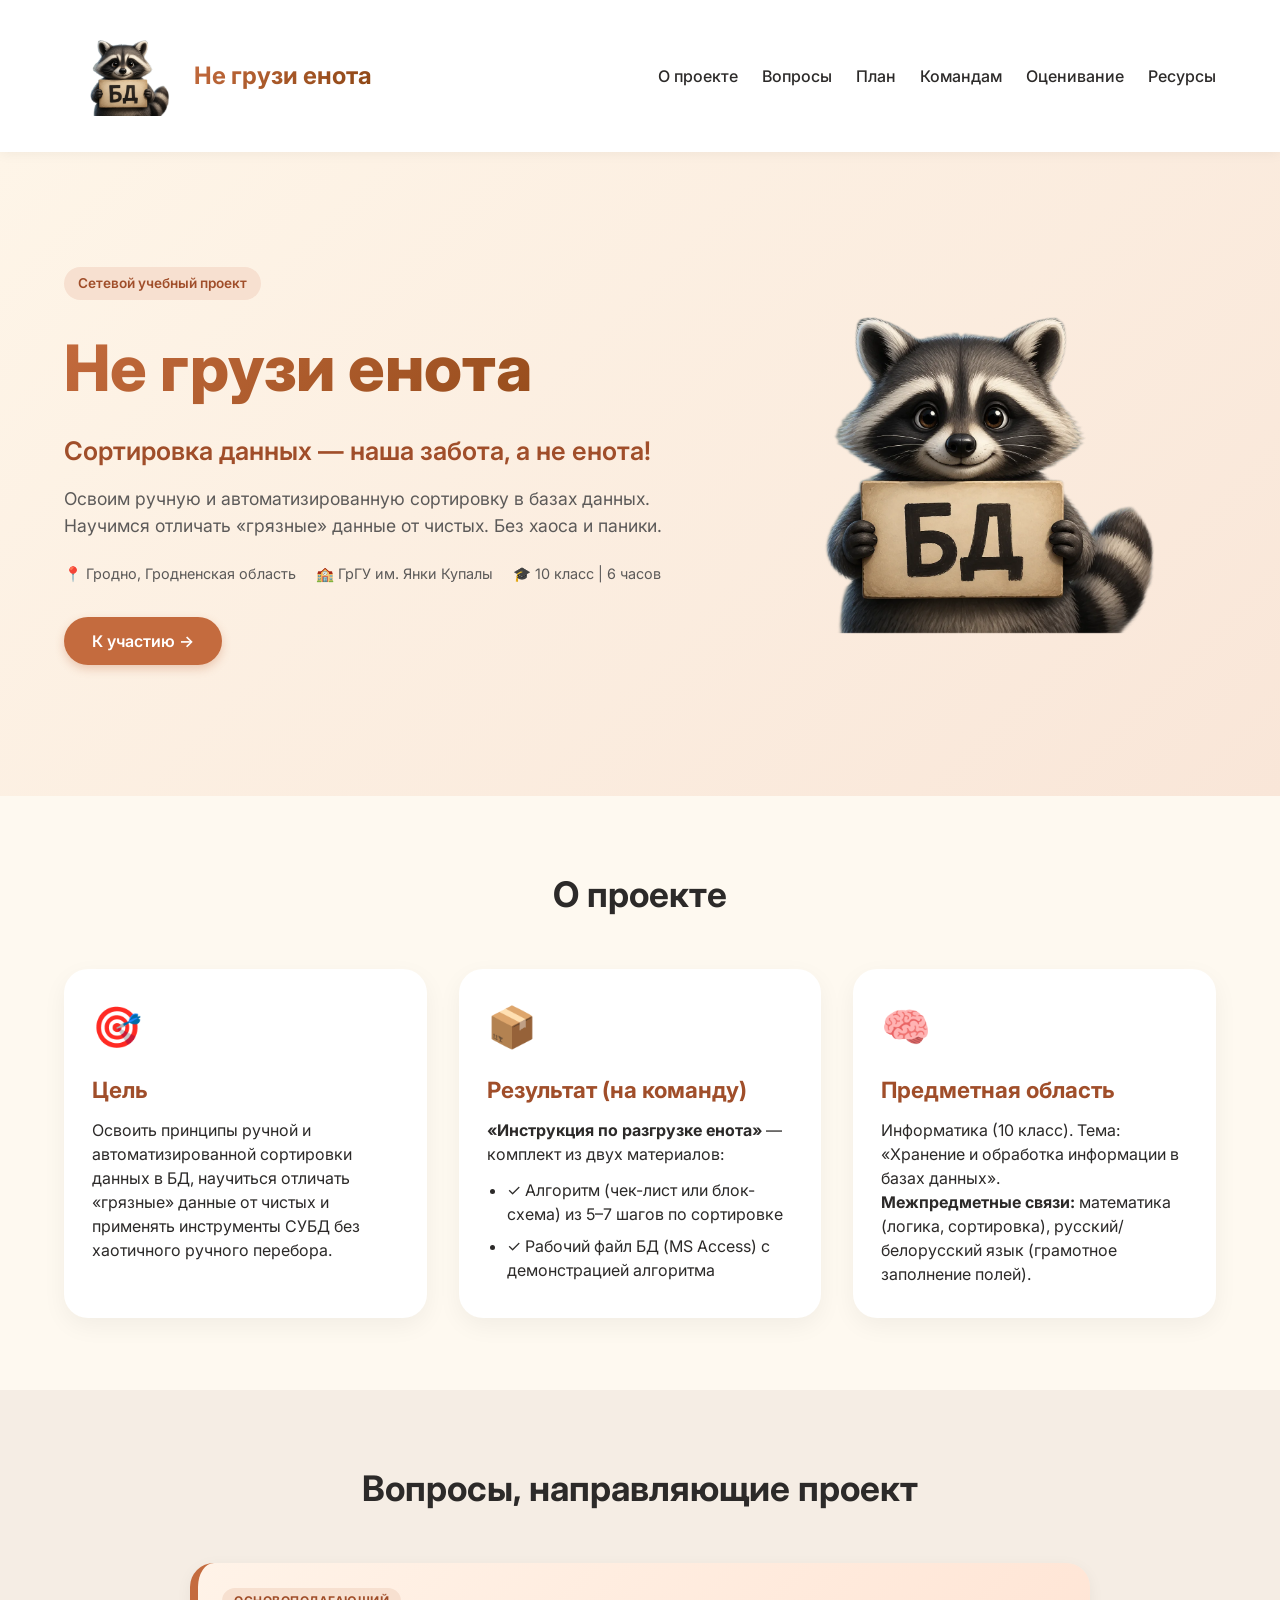
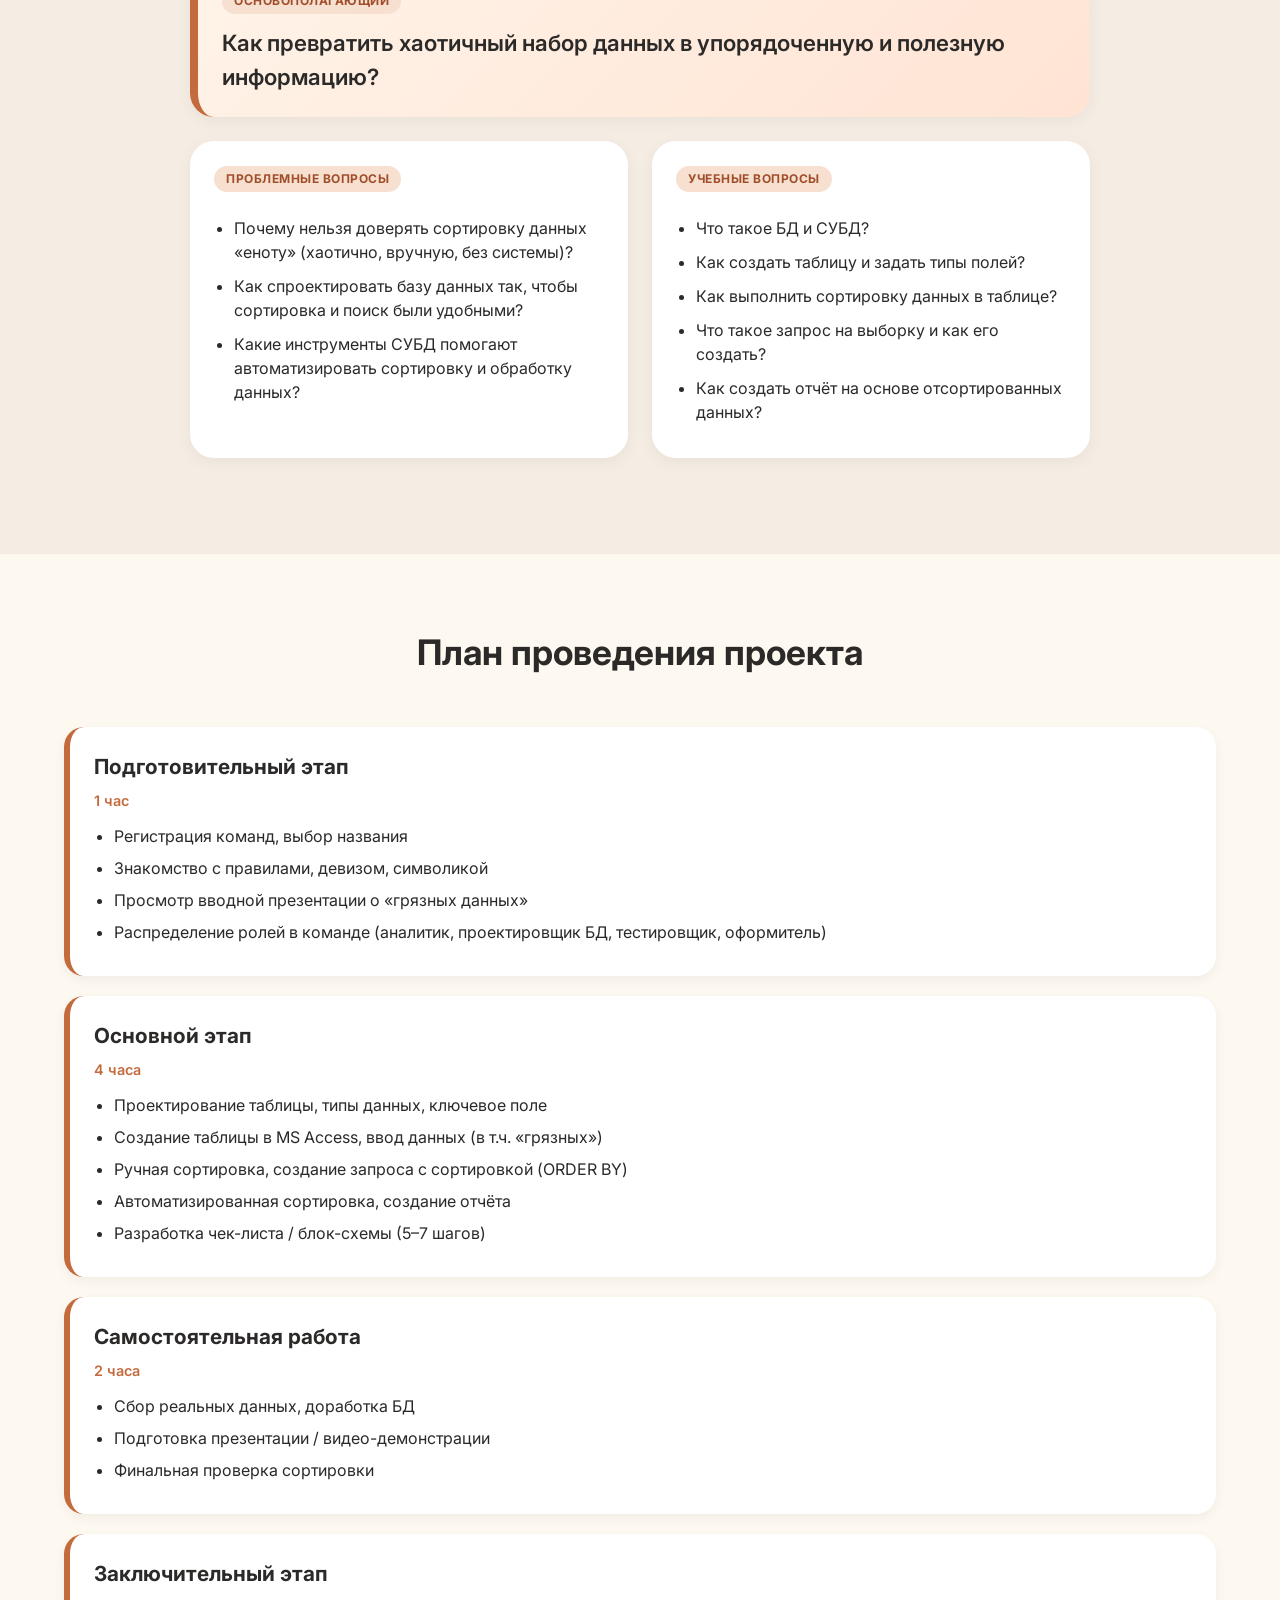
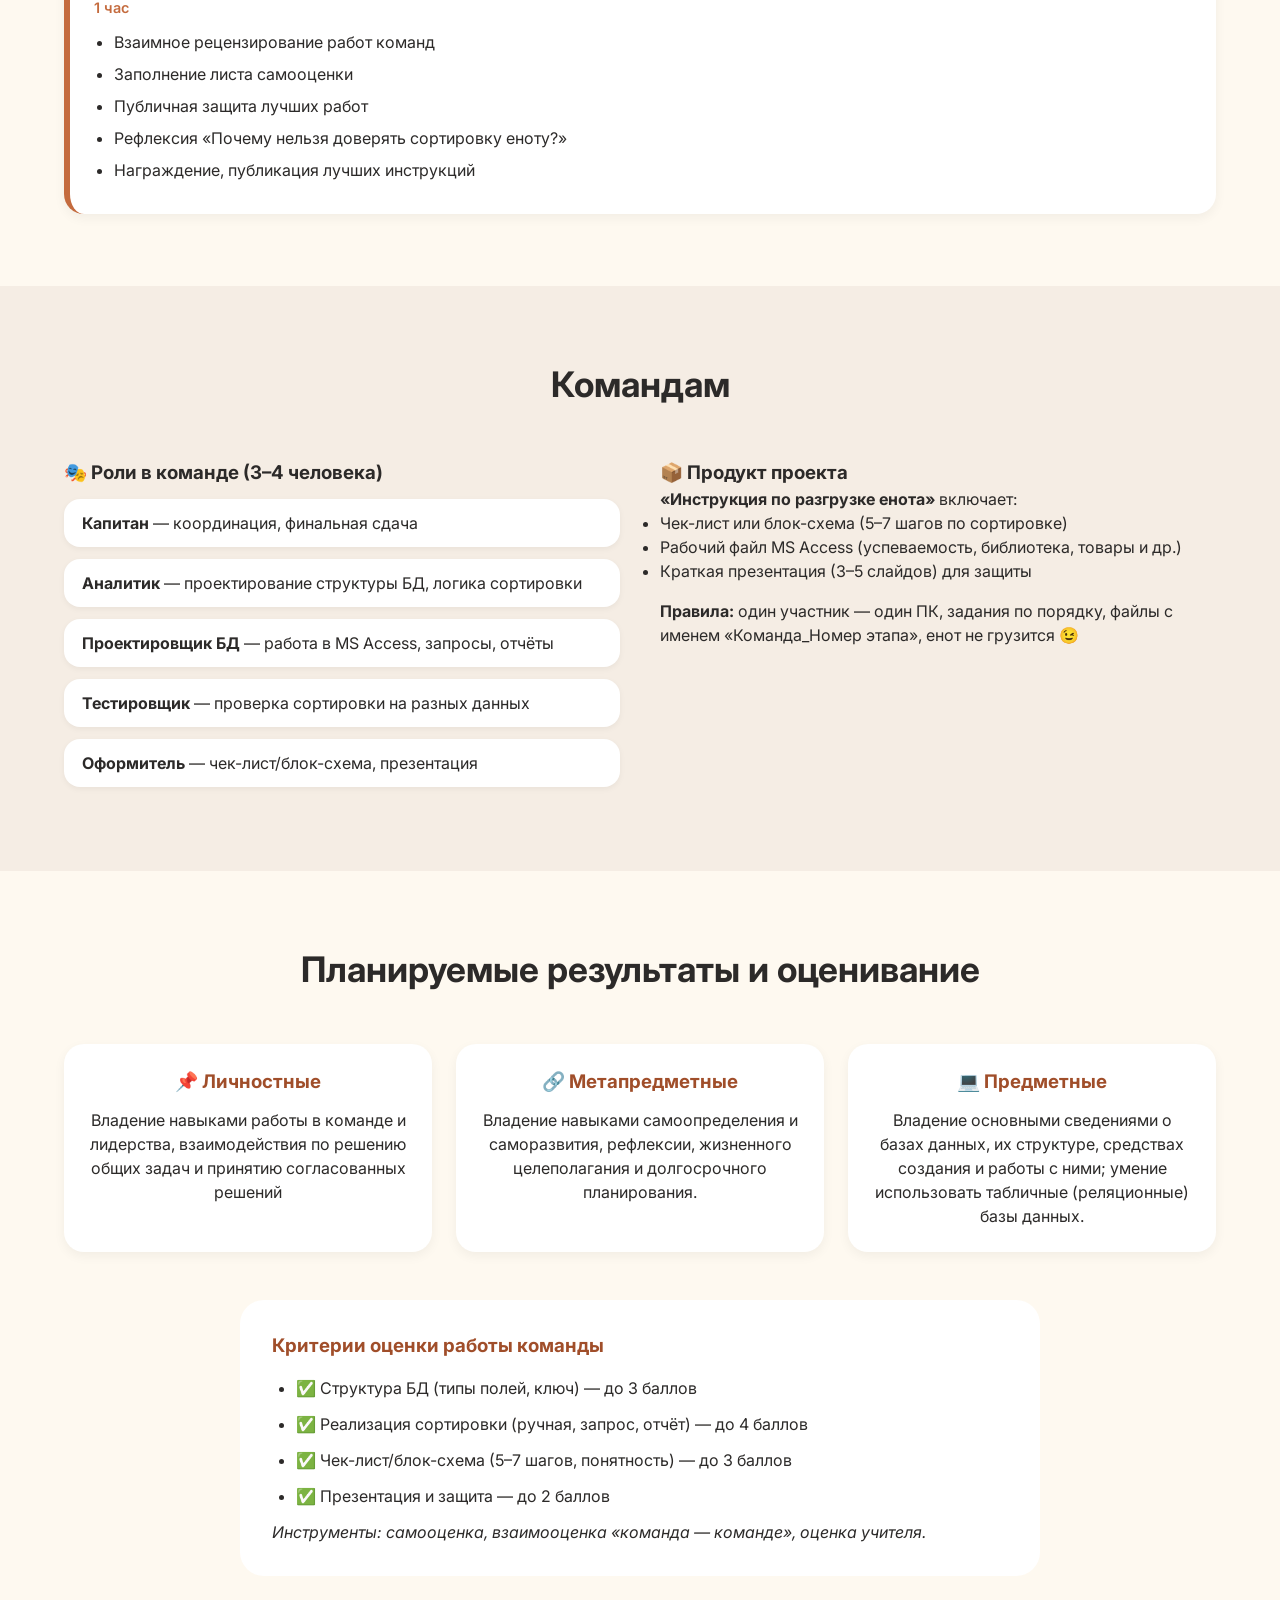
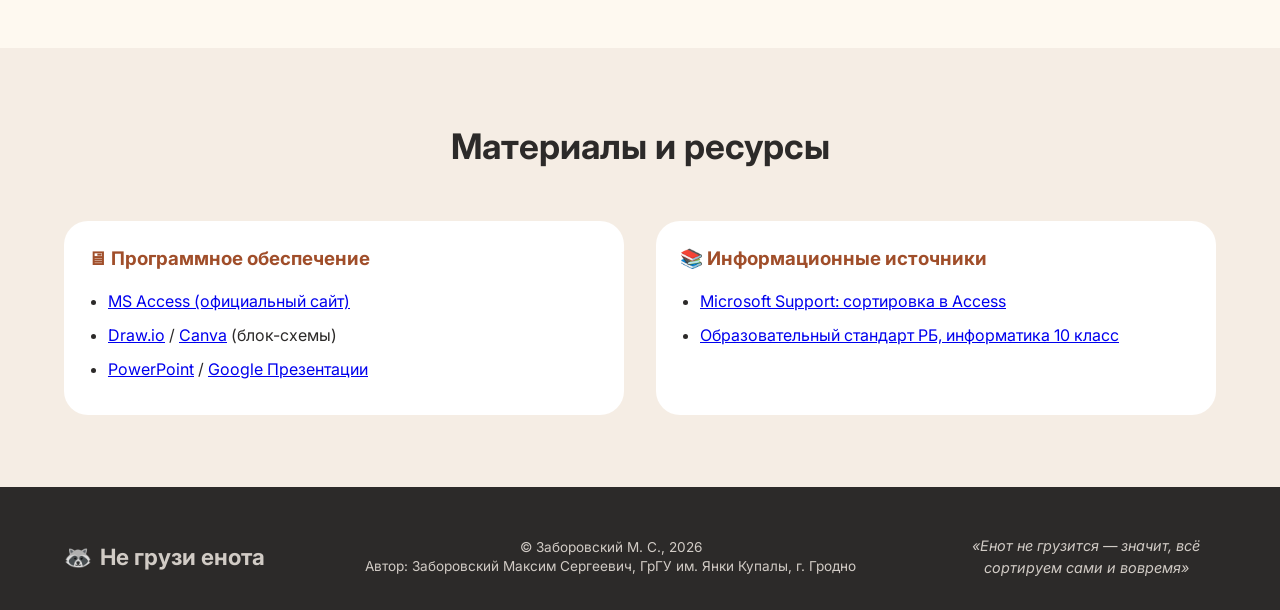
<file: presentation/pres_index.html>
<!DOCTYPE html>
<html lang="ru">
<head>
    <meta charset="UTF-8">
    <meta name="viewport" content="width=device-width, initial-scale=1.0">
    <title>Не грузи енота | Сетевой проект по информатике</title>
    <link rel="stylesheet" href="pres_style.css">
    <link href="https://fonts.googleapis.com/css2?family=Inter:opsz,wght@14..32,300;14..32,400;14..32,600;14..32,700;14..32,800&display=swap" rel="stylesheet">

        <!-- Основной favicon -->
    <link rel="icon" type="image/png" href="../img/emblema.png">

    <!-- Для Apple устройств -->
    <link rel="apple-touch-icon" href="../img/emblema.png">

    <!-- Для современных браузеров -->
    <link rel="icon" type="image/svg+xml" href="../img/emblema.png">

</head>
<body>

    <!-- Шапка / навигация -->
    <header>
        <div class="container header-container">
            <div class="logo">
                <span class="logo-icon">
                    <img src="../img/emblema.png" alt="Эмблема проекта Не грузи енота" class="raccoon-emoji-img">
                </span>
                <span class="logo-text">Не грузи енота</span>
            </div>
            <nav>
                <a href="#about">О проекте</a>
                <a href="#questions">Вопросы</a>
                <a href="#plan">План</a>
                <a href="#teams">Командам</a>
                <a href="#evaluation">Оценивание</a>
                <a href="#resources">Ресурсы</a>
            </nav>
        </div>
    </header>

    <!-- Герой (главный блок) -->
    <section class="hero">
        <div class="container">
            <div class="hero-content">
                <div class="hero-badge">Сетевой учебный проект</div>
                <h1>Не грузи енота</h1>
                <div class="hero-slogan">Сортировка данных — наша забота, а не енота!</div>
                <p class="hero-desc">Освоим ручную и автоматизированную сортировку в базах данных. Научимся отличать «грязные» данные от чистых. Без хаоса и паники.</p>
                <div class="hero-meta">
                    <span>📍 Гродно, Гродненская область</span>
                    <span>🏫 ГрГУ им. Янки Купалы</span>
                    <span>🎓 10 класс | 6 часов</span>
                </div>
                <a href="#teams" class="btn btn-primary">К участию →</a>
            </div>

        <span class="logo-icon">
                <img src="../img/emblema.png" alt="Эмблема проекта Не грузи енота" class="raccoon-emoji-img2">
        </span>

        </div>
    </section>

    <!-- О проекте -->
    <section id="about" class="section">
        <div class="container">
            <h2 class="section-title">О проекте</h2>
            <div class="card-grid">
                <div class="card">
                    <div class="card-icon">🎯</div>
                    <h3>Цель</h3>
                    <p>Освоить принципы ручной и автоматизированной сортировки данных в БД, научиться отличать «грязные» данные от чистых и применять инструменты СУБД без хаотичного ручного перебора.</p>
                </div>
                <div class="card">
                    <div class="card-icon">📦</div>
                    <h3>Результат (на команду)</h3>
                    <p><strong>«Инструкция по разгрузке енота»</strong> — комплект из двух материалов:</p>
                    <ul>
                        <li>✓ Алгоритм (чек-лист или блок-схема) из 5–7 шагов по сортировке</li>
                        <li>✓ Рабочий файл БД (MS Access) с демонстрацией алгоритма</li>
                    </ul>
                </div>
                <div class="card">
                    <div class="card-icon">🧠</div>
                    <h3>Предметная область</h3>
                    <p>Информатика (10 класс). Тема: «Хранение и обработка информации в базах данных».</p>
                    <p><strong>Межпредметные связи:</strong> математика (логика, сортировка), русский/белорусский язык (грамотное заполнение полей).</p>
                </div>
            </div>
        </div>
    </section>

    <!-- Вопросы, направляющие проект -->
    <section id="questions" class="section section-alt">
        <div class="container">
            <h2 class="section-title">Вопросы, направляющие проект</h2>
            <div class="questions-block">
                <div class="question-card fundamental">
                    <span class="q-tag">Основополагающий</span>
                    <p class="q-text">Как превратить хаотичный набор данных в упорядоченную и полезную информацию?</p>
                </div>
                <div class="question-grid">
                    <div class="question-card problem">
                        <span class="q-tag">Проблемные вопросы</span>
                        <ul>
                            <li>Почему нельзя доверять сортировку данных «еноту» (хаотично, вручную, без системы)?</li>
                            <li>Как спроектировать базу данных так, чтобы сортировка и поиск были удобными?</li>
                            <li>Какие инструменты СУБД помогают автоматизировать сортировку и обработку данных?</li>
                        </ul>
                    </div>
                    <div class="question-card study">
                        <span class="q-tag">Учебные вопросы</span>
                        <ul>
                            <li>Что такое БД и СУБД?</li>
                            <li>Как создать таблицу и задать типы полей?</li>
                            <li>Как выполнить сортировку данных в таблице?</li>
                            <li>Что такое запрос на выборку и как его создать?</li>
                            <li>Как создать отчёт на основе отсортированных данных?</li>
                        </ul>
                    </div>
                </div>
            </div>
        </div>
    </section>

    <!-- План проведения -->
    <section id="plan" class="section">
        <div class="container">
            <h2 class="section-title">План проведения проекта</h2>
            <div class="timeline">
                <div class="timeline-item">
                    <div class="timeline-phase">Подготовительный этап</div>
                    <div class="timeline-time">1 час</div>
                    <ul>
                        <li>Регистрация команд, выбор названия</li>
                        <li>Знакомство с правилами, девизом, символикой</li>
                        <li>Просмотр вводной презентации о «грязных данных»</li>
                        <li>Распределение ролей в команде (аналитик, проектировщик БД, тестировщик, оформитель)</li>
                    </ul>
                </div>
                <div class="timeline-item">
                    <div class="timeline-phase">Основной этап</div>
                    <div class="timeline-time">4 часа</div>
                    <ul>
                        <li>Проектирование таблицы, типы данных, ключевое поле</li>
                        <li>Создание таблицы в MS Access, ввод данных (в т.ч. «грязных»)</li>
                        <li>Ручная сортировка, создание запроса с сортировкой (ORDER BY)</li>
                        <li>Автоматизированная сортировка, создание отчёта</li>
                        <li>Разработка чек-листа / блок-схемы (5–7 шагов)</li>
                    </ul>
                </div>
                <div class="timeline-item">
                    <div class="timeline-phase">Самостоятельная работа</div>
                    <div class="timeline-time">2 часа</div>
                    <ul>
                        <li>Сбор реальных данных, доработка БД</li>
                        <li>Подготовка презентации / видео-демонстрации</li>
                        <li>Финальная проверка сортировки</li>
                    </ul>
                </div>
                <div class="timeline-item">
                    <div class="timeline-phase">Заключительный этап</div>
                    <div class="timeline-time">1 час</div>
                    <ul>
                        <li>Взаимное рецензирование работ команд</li>
                        <li>Заполнение листа самооценки</li>
                        <li>Публичная защита лучших работ</li>
                        <li>Рефлексия «Почему нельзя доверять сортировку еноту?»</li>
                        <li>Награждение, публикация лучших инструкций</li>
                    </ul>
                </div>
            </div>
        </div>
    </section>

    <!-- Формирование групп и роли -->
    <section id="teams" class="section section-alt">
        <div class="container">
            <h2 class="section-title">Командам</h2>
            <div class="two-columns">
                <div>
                    <h3>🎭 Роли в команде (3–4 человека)</h3>
                    <ul class="role-list">
                        <li><strong>Капитан</strong> — координация, финальная сдача</li>
                        <li><strong>Аналитик</strong> — проектирование структуры БД, логика сортировки</li>
                        <li><strong>Проектировщик БД</strong> — работа в MS Access, запросы, отчёты</li>
                        <li><strong>Тестировщик</strong> — проверка сортировки на разных данных</li>
                        <li><strong>Оформитель</strong> — чек-лист/блок-схема, презентация</li>
                    </ul>
                </div>
                <div>
                    <h3>📦 Продукт проекта</h3>
                    <p><strong>«Инструкция по разгрузке енота»</strong> включает:</p>
                    <ul>
                        <li>Чек-лист или блок-схема (5–7 шагов по сортировке)</li>
                        <li>Рабочий файл MS Access (успеваемость, библиотека, товары и др.)</li>
                        <li>Краткая презентация (3–5 слайдов) для защиты</li>
                    </ul>
                    <p style="margin-top: 1rem;"><strong>Правила:</strong> один участник — один ПК, задания по порядку, файлы с именем «Команда_Номер этапа», енот не грузится 😉</p>
                </div>
            </div>
        </div>
    </section>

    <!-- Оценивание -->
    <section id="evaluation" class="section">
        <div class="container">
            <h2 class="section-title">Планируемые результаты и оценивание</h2>
            <div class="results-grid">
                <div class="result-card">
                    <h3>📌 Личностные</h3>
                    <p>Владение навыками работы в команде и лидерства, взаимодействия по решению общих задач и принятию согласованных решений</p>
                </div>
                <div class="result-card">
                    <h3>🔗 Метапредметные</h3>
                    <p>Владение навыками самоопределения и саморазвития, рефлексии, жизненного целеполагания и долгосрочного планирования.</p>
                </div>
                <div class="result-card">
                    <h3>💻 Предметные</h3>
                    <p>Владение основными сведениями о базах данных, их структуре, средствах создания и работы с ними; умение использовать табличные (реляционные) базы данных.</p>
                </div>
            </div>
            <div class="criteria">
                <h3>Критерии оценки работы команды</h3>
                <ul>
                    <li>✅ Структура БД (типы полей, ключ) — до 3 баллов</li>
                    <li>✅ Реализация сортировки (ручная, запрос, отчёт) — до 4 баллов</li>
                    <li>✅ Чек-лист/блок-схема (5–7 шагов, понятность) — до 3 баллов</li>
                    <li>✅ Презентация и защита — до 2 баллов</li>
                </ul>
                <p><em>Инструменты: самооценка, взаимооценка «команда — команде», оценка учителя.</em></p>
            </div>
        </div>
    </section>

    <!-- Ресурсы и ИТ-средства -->
    <section id="resources" class="section section-alt">
        <div class="container">
            <h2 class="section-title">Материалы и ресурсы</h2>
            <div class="resources-block">
                <div>
                    <h3>🖥 Программное обеспечение</h3>
                    <ul>
                        <li><a href="https://www.microsoft.com/en-us/microsoft-365/access" target="_blank" rel="noopener noreferrer">MS Access (официальный сайт)</a></li>
                        <li><a href="https://www.drawio.com/?ref=openhunts" target="_blank" rel="noopener noreferrer">Draw.io</a> / <a href="https://www.canva.com/ru_ru/?ysclid=mq0x22s4oc382183795" target="_blank" rel="noopener noreferrer">Canva</a> (блок-схемы)</li>
                        <li><a href="#" target="_blank" rel="noopener noreferrer">PowerPoint</a> / <a href="#" target="_blank" rel="noopener noreferrer">Google Презентации</a></li>
                    </ul>
                </div>
                <div>
                    <h3>📚 Информационные источники</h3>
                    <ul>
                        <li><a href="https://support.microsoft.com/ru-ru/access/sort-records-in-custom-order" target="_blank" rel="noopener noreferrer">Microsoft Support: сортировка в Access</a></li>
                        <li><a href="https://adu.by/images/2025/12/W22544307p_1765918800.pdf" target="_blank" rel="noopener noreferrer">Образовательный стандарт РБ, информатика 10 класс</a></li>
                    </ul>
                </div>
            </div>
        </div>
    </section>

    <!-- Футер -->
    <footer>
        <div class="container">
            <div class="footer-content">
                <div class="footer-logo">
                    <span>🦝</span> Не грузи енота
                </div>
                <div class="footer-info">
                    © Заборовский М. С., 2026<br>
                    Автор: Заборовский Максим Сергеевич, ГрГУ им. Янки Купалы, г. Гродно
                </div>
                <div class="footer-quote">
                    «Енот не грузится — значит, всё сортируем сами и вовремя»
                </div>
            </div>
        </div>
    </footer>
</body>
</html>
</file>
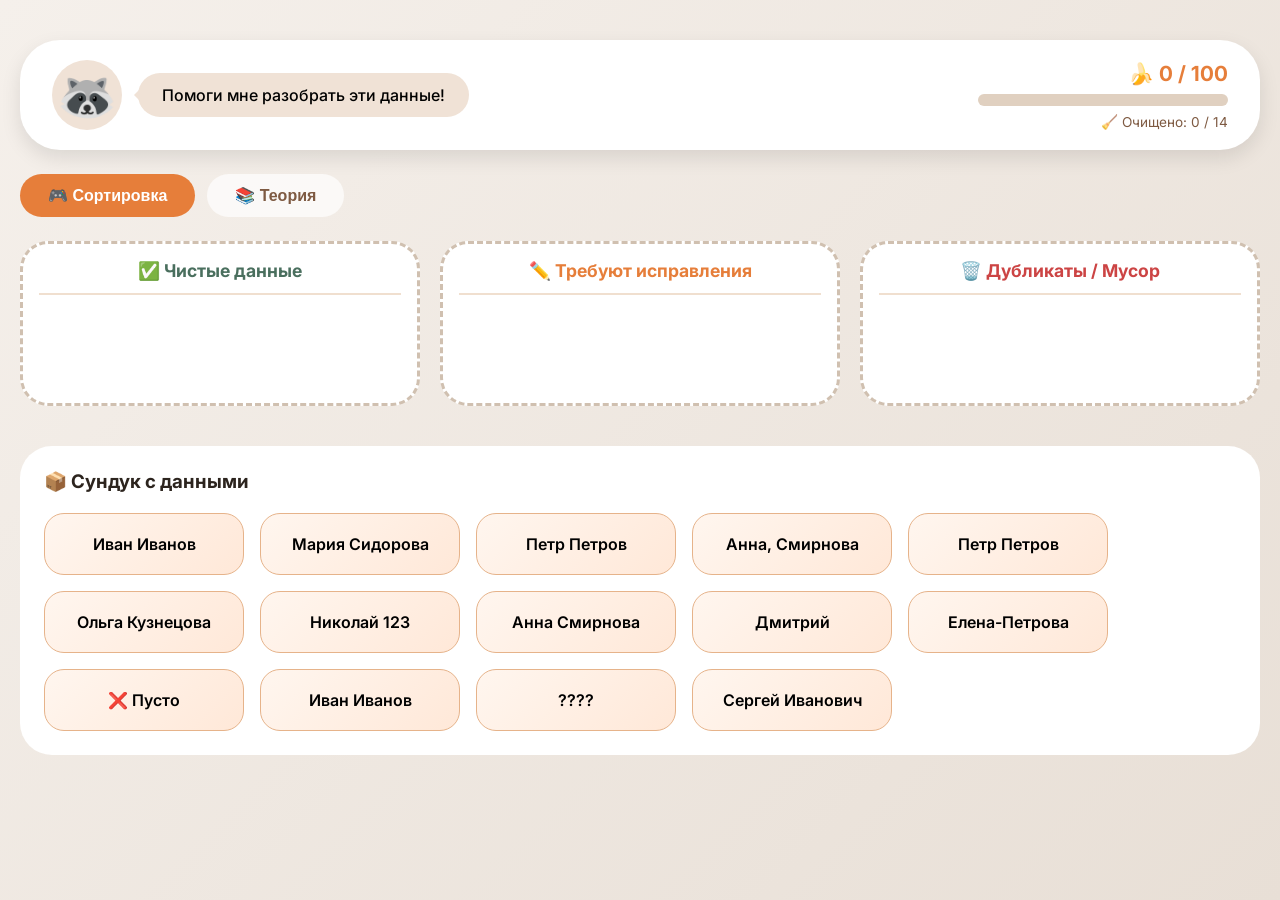
<file: stage0/stage0.html>
<!DOCTYPE html>
<html lang="ru">
<head>
    <meta charset="UTF-8">
    <meta name="viewport" content="width=device-width, initial-scale=1.0">
    <title>Этап 0: Очистим шёрстку | Не грузи енота</title>
    <link rel="stylesheet" href="stage0.css">
    <link href="https://fonts.googleapis.com/css2?family=Inter:opsz,wght@14..32,400;14..32,500;14..32,600;14..32,700&display=swap" rel="stylesheet">

            <!-- Основной favicon -->
    <link rel="icon" type="image/png" href="../img/emblema.png">

    <!-- Для Apple устройств -->
    <link rel="apple-touch-icon" href="../img/emblema.png">

    <!-- Для современных браузеров -->
    <link rel="icon" type="image/svg+xml" href="../img/emblema.png">
</head>
<body>
    <div class="game-container">
        <!-- Шапка -->
        <div class="game-header">
            <div class="raccoon-info">
                <div class="raccoon-avatar">🦝</div>
                <div class="raccoon-speech" id="raccoonSpeech">
                    Помоги мне разобрать эти данные!
                </div>
            </div>
            <div class="progress-stats">
                <div class="score">🍌 <span id="bananaScore">0</span> / <span id="totalBananas">100</span></div>
                <div class="progress-bar-container">
                    <div class="progress-bar" id="progressBar" style="width: 0%"></div>
                </div>
                <div class="cleared-count">🧹 Очищено: <span id="clearedCount">0</span> / <span id="totalCards">0</span></div>
            </div>
        </div>

        <!-- Вкладки: Игра | Теория -->
        <div class="tabs">
            <button class="tab-btn active" onclick="switchTab('game')">🎮 Сортировка</button>
            <button class="tab-btn" onclick="switchTab('theory')">📚 Теория</button>
        </div>

        <!-- Вкладка с игрой -->
        <div id="gameTab" class="tab-content active">
            <div class="game-area">
                <!-- Контейнеры для сортировки -->
                <div class="containers">
                    <div class="container keep" data-type="keep" ondrop="drop(event)" ondragover="allowDrop(event)">
                        <div class="container-header">✅ Чистые данные</div>
                        <div class="container-dropzone"></div>
                    </div>
                    <div class="container fix" data-type="fix" ondrop="drop(event)" ondragover="allowDrop(event)">
                        <div class="container-header">✏️ Требуют исправления</div>
                        <div class="container-dropzone"></div>
                    </div>
                    <div class="container delete" data-type="delete" ondrop="drop(event)" ondragover="allowDrop(event)">
                        <div class="container-header">🗑️ Дубликаты / Мусор</div>
                        <div class="container-dropzone"></div>
                    </div>
                </div>

                <!-- Карточки для перетаскивания -->
                <div class="cards-area">
                    <h3>📦 Сундук с данными</h3>
                    <div class="cards-grid" id="cardsGrid"></div>
                </div>
            </div>
        </div>

        <!-- Вкладка с теорией -->
        <div id="theoryTab" class="tab-content">
            <div class="theory-container">
                <h2>📚 Как чистить данные?</h2>

                <div class="theory-section">
                    <div class="theory-icon">🗑️</div>
                    <div class="theory-text">
                        <h3>Дубликаты и мусор</h3>
                        <p>Если запись повторяется дважды — оставь только одну. Пустые записи и бессмысленный набор символов тоже отправляй в мусор.</p>
                        <div class="theory-example">
                            <strong>Примеры:</strong> "Иван Иванов" (дважды), "", "????"
                        </div>
                    </div>
                </div>

                <div class="theory-section">
                    <div class="theory-icon">✏️</div>
                    <div class="theory-text">
                        <h3>Ошибки и опечатки</h3>
                        <p>Если в данных есть лишние символы, пропущены фамилии или неправильный формат — их нужно исправить.</p>
                        <div class="theory-example">
                            <strong>Примеры:</strong> "Анна, Смирнова" (лишняя запятая), "Дмитрий" (нет фамилии)
                        </div>
                    </div>
                </div>

                <div class="theory-section">
                    <div class="theory-icon">✅</div>
                    <div class="theory-text">
                        <h3>Чистые данные</h3>
                        <p>Корректные записи без ошибок и дубликатов отправляются в базу данных.</p>
                        <div class="theory-example">
                            <strong>Примеры:</strong> "Иван Иванов", "Мария Сидорова", "Ольга Кузнецова"
                        </div>
                    </div>
                </div>

                <div class="theory-tip">
                    💡 <strong>Совет:</strong> Обращай внимание на формат записи. ФИО должно быть без лишних символов.
                </div>
            </div>
        </div>

        <!-- Модальное окно завершения -->
        <div class="modal" id="completionModal" style="display: none;">
            <div class="modal-content">
                <div class="modal-icon">🎉</div>
                <h2>Этап пройден!</h2>
                <p>Ты очистил все данные и получил <strong id="finalBananas">100</strong> бананов!</p>
                <button class="modal-btn" onclick="completeStage()">Продолжить квест →</button>
            </div>
        </div>
    </div>

    <!-- Всплывающее уведомление с подсказкой -->
    <div id="toast" class="toast" style="display: none;"></div>

    <script src="stage0.js"></script>
</body>
</html>
</file>
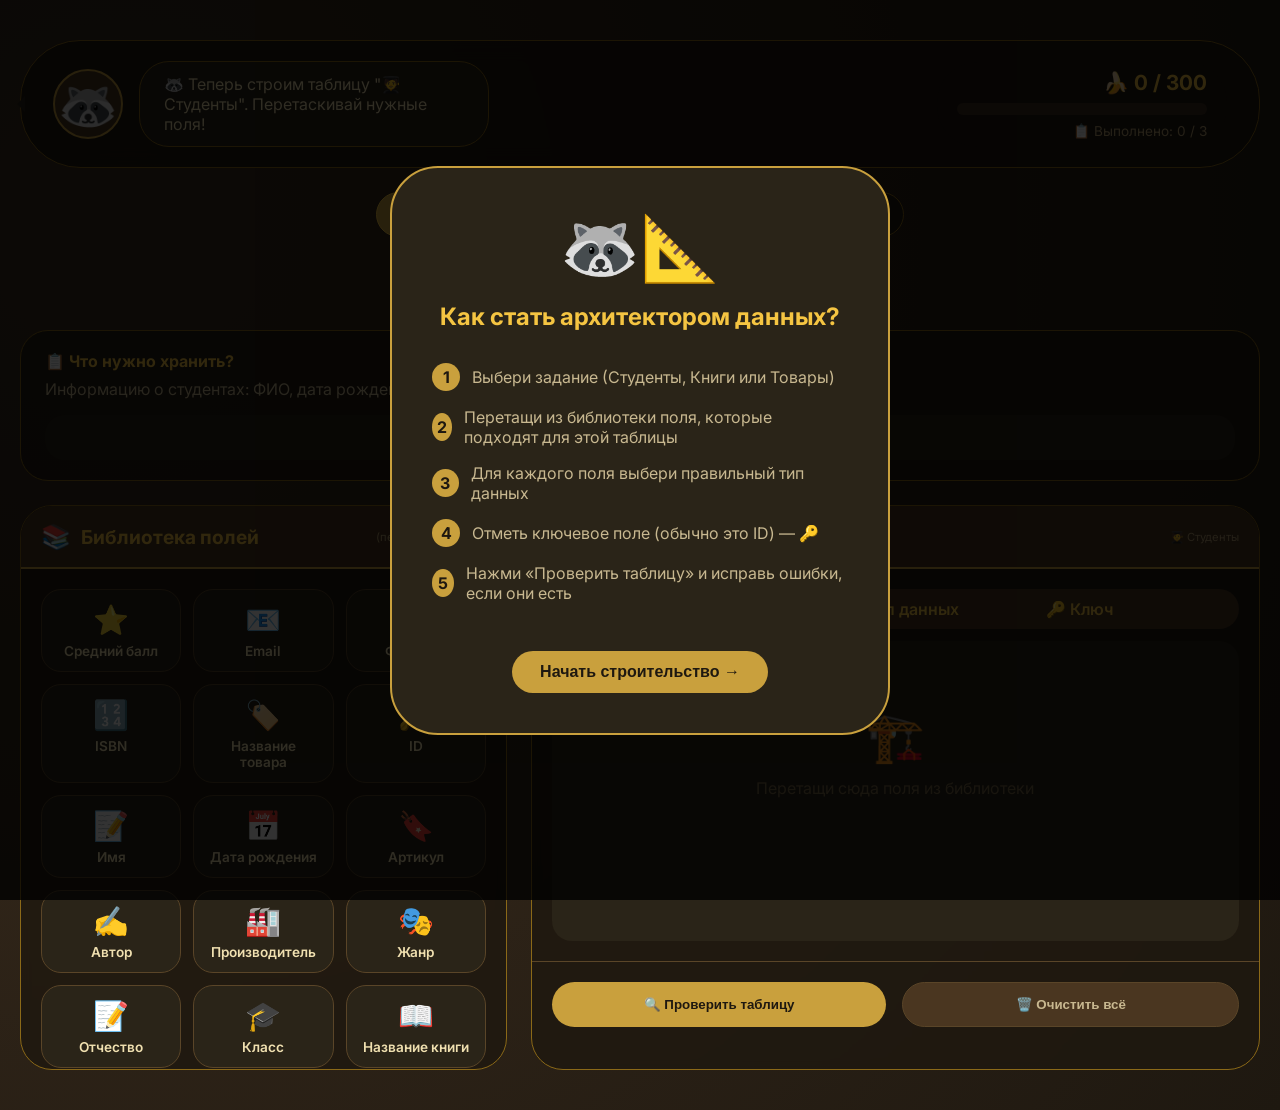
<file: stage1/stage1.html>
<!DOCTYPE html>
<html lang="ru">
<head>
    <meta charset="UTF-8">
    <meta name="viewport" content="width=device-width, initial-scale=1.0">
    <title>Этап 1: Архитектор трёх норок | Не грузи енота</title>
    <link rel="stylesheet" href="stage1.css">
    <link href="https://fonts.googleapis.com/css2?family=Inter:opsz,wght@14..32,400;14..32,500;14..32,600;14..32,700&display=swap" rel="stylesheet">

            <!-- Основной favicon -->
    <link rel="icon" type="image/png" href="../img/emblema.png">

    <!-- Для Apple устройств -->
    <link rel="apple-touch-icon" href="../img/emblema.png">

    <!-- Для современных браузеров -->
    <link rel="icon" type="image/svg+xml" href="../img/emblema.png">
</head>
<body>
    <div class="game-container">
        <!-- Шапка -->
        <div class="game-header">
            <div class="raccoon-info">
                <div class="raccoon-avatar">🦝</div>
                <div class="raccoon-speech" id="raccoonSpeech">
                    Построим три норки для разных данных!
                </div>
            </div>
            <div class="progress-stats">
                <div class="score">🍌 <span id="bananaScore">0</span> / <span id="totalBananas">300</span></div>
                <div class="progress-bar-container">
                    <div class="progress-bar" id="progressBar" style="width: 0%"></div>
                </div>
                <div class="tables-completed">📋 Выполнено: <span id="completedCount">0</span> / 3</div>
            </div>
        </div>

        <!-- ВКЛАДКИ (ГЛАВНЫЙ НАВИГАТОР) -->
        <div class="tabs">
            <button class="tab-btn active" onclick="switchTab('constructor')">🔨 Конструктор таблиц</button>
            <button class="tab-btn" onclick="switchTab('theory')">📚 Теория проектирования</button>
        </div>

        <!-- Модальное окно-инструкция -->
        <div id="instructionModal" class="modal instruction-modal">
            <div class="modal-content wood-frame">
                <div class="modal-icon">🦝📐</div>
                <h2>Как стать архитектором данных?</h2>
                <div class="instruction-steps">
                    <div class="step">
                        <span class="step-num">1</span>
                        <span>Выбери задание (Студенты, Книги или Товары)</span>
                    </div>
                    <div class="step">
                        <span class="step-num">2</span>
                        <span>Перетащи из библиотеки поля, которые подходят для этой таблицы</span>
                    </div>
                    <div class="step">
                        <span class="step-num">3</span>
                        <span>Для каждого поля выбери правильный тип данных</span>
                    </div>
                    <div class="step">
                        <span class="step-num">4</span>
                        <span>Отметь ключевое поле (обычно это ID) — 🔑</span>
                    </div>
                    <div class="step">
                        <span class="step-num">5</span>
                        <span>Нажми «Проверить таблицу» и исправь ошибки, если они есть</span>
                    </div>
                </div>
                <button class="modal-btn" onclick="closeInstruction()">Начать строительство →</button>
            </div>
        </div>

        <!-- ==================== ВКЛАДКА КОНСТРУКТОР ==================== -->
        <div id="constructorTab" class="tab-content active">
            <!-- Выбор задания -->
            <div class="task-selector">
                <button class="task-btn" data-task="students">🧑‍🎓 Студенты</button>
                <button class="task-btn" data-task="books">📚 Книги</button>
                <button class="task-btn" data-task="products">🛒 Товары</button>
            </div>

            <!-- Описание текущего задания -->
            <div class="task-description">
                <h3>📋 Что нужно хранить?</h3>
                <p id="taskDescriptionText">Информацию о студентах: ФИО, дата рождения, класс, средний балл, контакты.</p>
                <div class="table-name-fixed">
                    📌 Название таблицы: <strong id="fixedTableName">Студенты</strong>
                </div>
            </div>

            <!-- Конструктор -->
            <div class="builder-layout">
                <!-- Левая панель - библиотека полей -->
                <div class="library-panel">
                    <div class="panel-header">
                        <span class="panel-icon">📚</span>
                        <h3>Библиотека полей</h3>
                        <span class="panel-tip">(перетащи нужные)</span>
                    </div>
                    <div class="library-grid" id="libraryGrid">
                        <!-- Поля будут загружены из JS -->
                    </div>
                </div>

                <!-- Правая панель - конструктор -->
                <div class="builder-panel">
                    <div class="panel-header">
                        <span class="panel-icon">🔨</span>
                        <h3>Моя таблица</h3>
                        <span class="panel-tip" id="currentTaskName">Студенты</span>
                    </div>

                    <!-- Конструктор полей -->
                    <div class="fields-constructor">
                        <div class="fields-header">
                            <span>🧱 Поле</span>
                            <span>📊 Тип данных</span>
                            <span>🔑 Ключ</span>
                            <span></span>
                        </div>
                        <div id="tableFieldsList" class="fields-list-container">
                            <div class="empty-builder">
                                <span class="empty-icon">🏗️</span>
                                <p>Перетащи сюда поля из библиотеки</p>
                            </div>
                        </div>
                    </div>

                    <div class="action-buttons">
                        <button class="btn-check" id="checkBtn">🔍 Проверить таблицу</button>
                        <button class="btn-clear" id="clearBtn">🗑️ Очистить всё</button>
                    </div>
                </div>
            </div>
        </div>

        <!-- ==================== ВКЛАДКА ТЕОРИЯ ==================== -->
        <div id="theoryTab" class="tab-content">
            <div class="theory-container wood-panel">
                <h2>📚 Архитектура баз данных</h2>

                <div class="theory-card">
                    <div class="theory-icon">🏠</div>
                    <div class="theory-content">
                        <h3>Что такое таблица?</h3>
                        <p>Таблица в базе данных — как комната в норке енота. В одной комнате хранятся только однотипные вещи. Нельзя смешивать студентов с книгами или товарами!</p>
                    </div>
                </div>

                <div class="theory-card">
                    <div class="theory-icon">📦</div>
                    <div class="theory-content">
                        <h3>Типы данных (какие полки бывают)</h3>
                        <div class="types-grid">
                            <div class="type-item">
                                <span class="type-emoji">🔑</span>
                                <span class="type-name">Счетчик</span>
                                <span class="type-desc">Автоматически нумерует (1,2,3...) — для ID</span>
                            </div>
                            <div class="type-item">
                                <span class="type-emoji">📝</span>
                                <span class="type-name">Текст</span>
                                <span class="type-desc">Для имён, фамилий, адресов, названий</span>
                            </div>
                            <div class="type-item">
                                <span class="type-emoji">🔢</span>
                                <span class="type-name">Число</span>
                                <span class="type-desc">Для баллов, возраста, цен, количества</span>
                            </div>
                            <div class="type-item">
                                <span class="type-emoji">📅</span>
                                <span class="type-name">Дата/время</span>
                                <span class="type-desc">Для дат рождения, событий, года издания</span>
                            </div>
                        </div>
                    </div>
                </div>

                <div class="theory-card">
                    <div class="theory-icon">🔑</div>
                    <div class="theory-content">
                        <h3>Первичный ключ — главная комната</h3>
                        <p>У каждой записи должен быть уникальный номер. Обычно это поле ID с типом "Счетчик". Он помогает не перепутать студентов с одинаковыми именами.</p>
                    </div>
                </div>

                <div class="theory-card">
                    <div class="theory-icon">🚫</div>
                    <div class="theory-content">
                        <h3>Нормализация — не бери лишнее!</h3>
                        <p>В таблице должны быть только поля, относящиеся к её теме.</p>
                        <div class="theory-example">
                            <span class="example-good">✅ Для таблицы "Студенты" подходят: Фамилия, Имя, Класс, Средний балл</span>
                            <span class="example-bad">❌ Не подходят: Название книги, Цена товара, Автор</span>
                        </div>
                    </div>
                </div>

                <div class="theory-tip">
                    💡 <strong>Совет архитектора:</strong> Сначала продумай, какие поля нужны для твоей таблицы. Лишние поля только запутают данные!
                </div>
            </div>
        </div>

        <!-- Панель с результатами проверки -->
        <div id="resultPanel" class="result-panel" style="display: none;">
            <div class="result-content" id="resultContent"></div>
            <button class="result-close" onclick="closeResult()">✖</button>
        </div>

        <!-- Модальное окно завершения -->
        <div class="modal" id="completionModal" style="display: none;">
            <div class="modal-content wood-frame">
                <div class="modal-icon">🏆</div>
                <h2>Все три норки построены!</h2>
                <p>Ты успешно создал три таблицы и получил <strong id="finalBananas">300</strong> бананов!</p>
                <button class="modal-btn" onclick="completeStage()">Продолжить квест →</button>
            </div>
        </div>
    </div>

    <div id="toast" class="toast" style="display: none;"></div>

    <script src="stage1.js"></script>
</body>
</html>
</file>
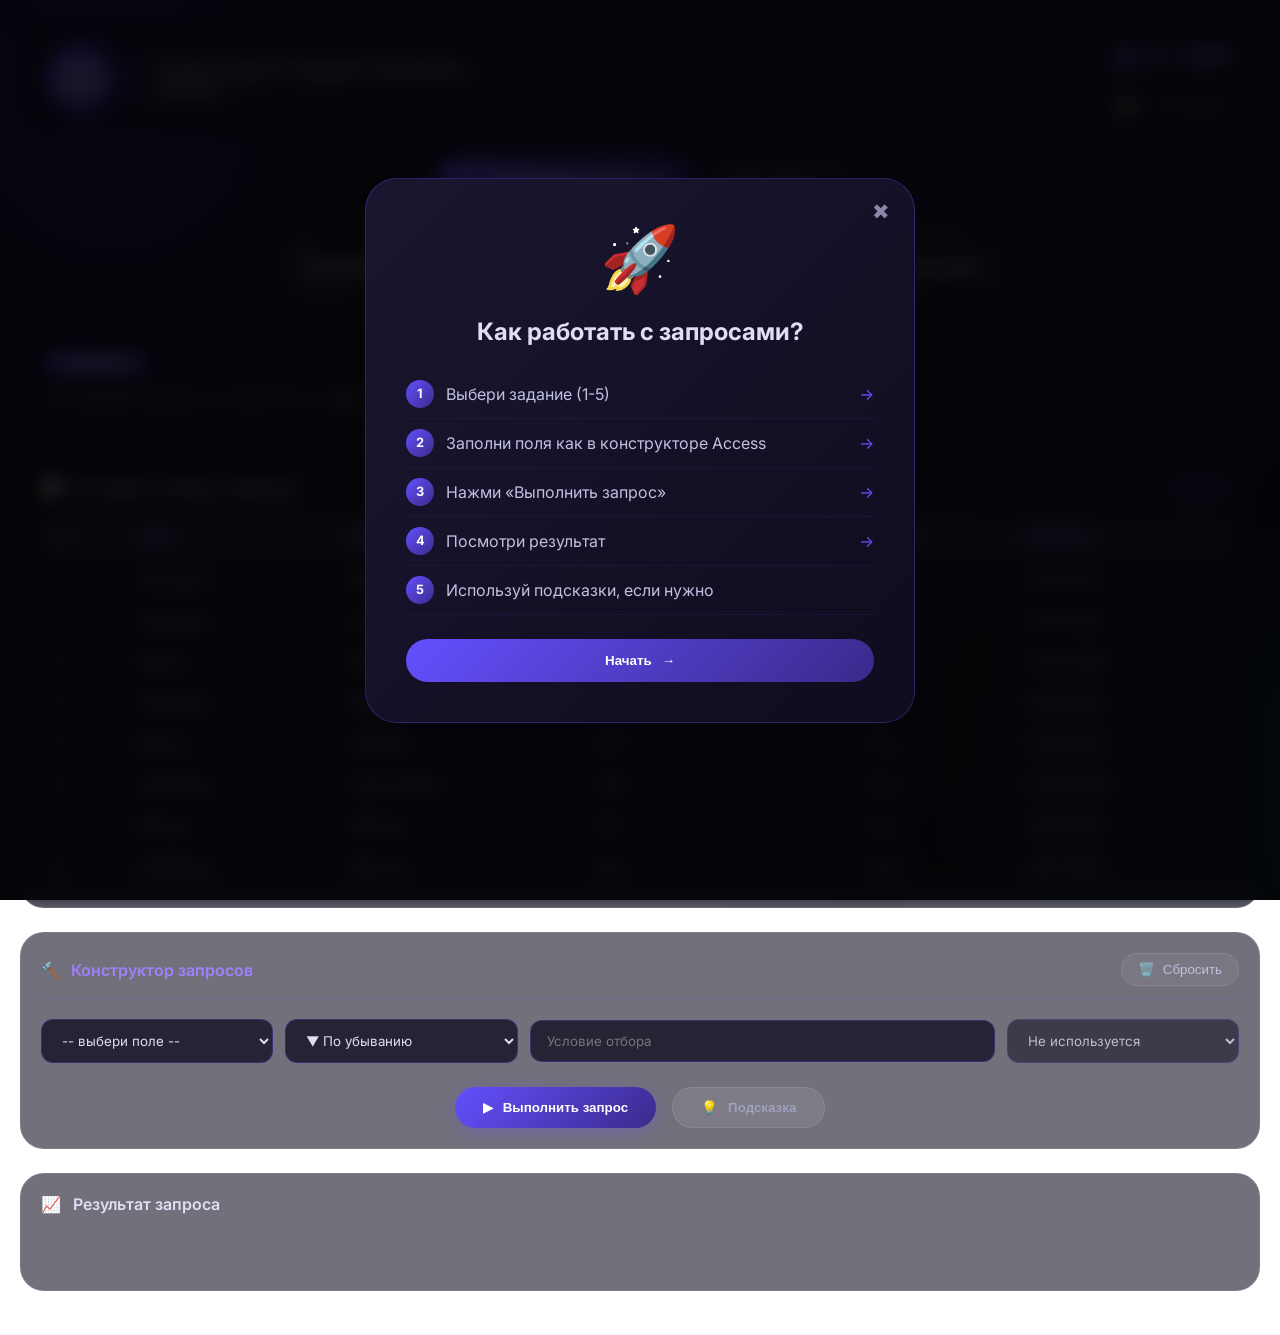
<file: stage2/stage2.html>
<!DOCTYPE html>
<html lang="ru">
<head>
    <meta charset="UTF-8">
    <meta name="viewport" content="width=device-width, initial-scale=1.0">
    <title>Этап 2: Тасуем бананы | Не грузи енота</title>
    <link rel="stylesheet" href="stage2.css">
    <link href="https://fonts.googleapis.com/css2?family=Inter:opsz,wght@14..32,400;14..32,500;14..32,600;14..32,700;14..32,800&family=Fira+Code:wght@400;500&display=swap" rel="stylesheet">
            <!-- Основной favicon -->
    <link rel="icon" type="image/png" href="../img/emblema.png">

    <!-- Для Apple устройств -->
    <link rel="apple-touch-icon" href="../img/emblema.png">

    <!-- Для современных браузеров -->
    <link rel="icon" type="image/svg+xml" href="../img/emblema.png">
</head>
<body>
    <div class="noise-overlay"></div>
    <div class="gradient-bg"></div>

    <div class="game-container">
        <div class="floating-orbs">
            <div class="orb orb-1"></div>
            <div class="orb orb-2"></div>
            <div class="orb orb-3"></div>
        </div>

        <!-- Шапка -->
        <div class="game-header glass-effect">
            <div class="raccoon-info">
                <div class="raccoon-avatar neon-glow">
                    <div class="avatar-pulse"></div>
                    <span>🦝</span>
                </div>
                <div class="raccoon-speech" id="raccoonSpeech">
                    <span class="typing-cursor"></span>
                    Помоги навести порядок в банановых данных!
                </div>
            </div>
            <div class="progress-stats">
                <div class="score">
                    <span class="score-icon">🍌</span>
                    <span id="bananaScore">0</span>
                    <span class="score-sep">/</span>
                    <span id="totalBananas">500</span>
                </div>
                <div class="progress-bar-container">
                    <div class="progress-bar" id="progressBar">
                        <div class="progress-glow"></div>
                    </div>
                </div>
                <div class="tasks-completed">
                    <span class="tasks-icon">📋</span>
                    <span id="completedCount">0</span>
                    <span>/ 5 заданий</span>
                </div>
            </div>
        </div>

        <!-- Вкладки -->
        <div class="tabs">
            <button class="tab-btn active" data-tab="game">
                <span class="tab-icon">🔨</span>
                <span>Конструктор запросов</span>
            </button>
            <button class="tab-btn" data-tab="theory">
                <span class="tab-icon">📚</span>
                <span>Теория</span>
            </button>
        </div>

        <!-- Модальное окно-инструкция -->
        <div id="instructionModal" class="modal">
            <div class="modal-content">
                <div class="modal-close" onclick="closeInstruction()">✖</div>
                <div class="modal-icon">🚀</div>
                <h2>Как работать с запросами?</h2>
                <div class="instruction-steps">
                    <div class="step"><span class="step-num">1</span><span>Выбери задание (1-5)</span><div class="step-arrow">→</div></div>
                    <div class="step"><span class="step-num">2</span><span>Заполни поля как в конструкторе Access</span><div class="step-arrow">→</div></div>
                    <div class="step"><span class="step-num">3</span><span>Нажми «Выполнить запрос»</span><div class="step-arrow">→</div></div>
                    <div class="step"><span class="step-num">4</span><span>Посмотри результат</span><div class="step-arrow">→</div></div>
                    <div class="step"><span class="step-num">5</span><span>Используй подсказки, если нужно</span></div>
                </div>
                <button class="modal-btn" onclick="closeInstruction()">
                    <span>Начать</span>
                    <span class="btn-arrow">→</span>
                </button>
            </div>
        </div>

        <!-- Вкладка конструктора -->
        <div id="gameTab" class="tab-content active">
            <div class="task-selector">
                <button class="task-btn" data-task="1">
                    <span class="task-num">01</span>
                    <span class="task-name">Сортировка</span>
                    <span class="task-desc">одно поле</span>
                </button>
                <button class="task-btn" data-task="2">
                    <span class="task-num">02</span>
                    <span class="task-name">Сортировка</span>
                    <span class="task-desc">многоуровневая</span>
                </button>
                <button class="task-btn" data-task="3">
                    <span class="task-num">03</span>
                    <span class="task-name">Запрос</span>
                    <span class="task-desc">с условием</span>
                </button>
                <button class="task-btn" data-task="4">
                    <span class="task-num">04</span>
                    <span class="task-name">Группировка</span>
                    <span class="task-desc">Count</span>
                </button>
                <button class="task-btn" data-task="5">
                    <span class="task-num">05</span>
                    <span class="task-name">Вычисления</span>
                    <span class="task-desc">Sum</span>
                </button>
            </div>

            <div class="task-description glass-effect">
                <div class="task-header">
                    <div class="task-badge">📌 ЗАДАНИЕ <span id="taskNumber">1</span></div>
                    <div class="task-status" id="taskStatus"></div>
                </div>
                <p id="taskDescription">Отсортируй бананы по спелости от самых спелых к зелёным (по убыванию).</p>
            </div>

            <div class="data-table-container glass-effect">
                <div class="section-header">
                    <span class="section-icon">📊</span>
                    <h3>Исходная таблица «Бананы»</h3>
                    <span class="section-badge">8 записей</span>
                </div>
                <div class="table-wrapper">
                    <table class="data-table" id="sourceTable">
                        <thead>
                            <tr><th>ID</th><th>Сорт</th><th>Цвет</th><th>Спелость (%)</th><th>Вес (г)</th><th>Собрано</th></tr>
                        </thead>
                        <tbody id="sourceTableBody"></tbody>
                    </table>
                </div>
            </div>

            <div class="query-builder glass-effect">
                <div class="query-builder-header">
                    <div class="header-left">
                        <span class="header-icon">🔨</span>
                        <span>Конструктор запросов</span>
                    </div>
                    <button class="btn-reset" id="resetBtn">
                        <span>🗑️</span>
                        <span>Сбросить</span>
                    </button>
                </div>
                <div class="query-fields" id="queryRows"></div>
                <div class="query-actions">
                    <button class="btn-execute" id="executeBtn">
                        <span class="btn-icon">▶</span>
                        <span>Выполнить запрос</span>
                    </button>
                    <button class="btn-hint" id="hintBtn">
                        <span class="btn-icon">💡</span>
                        <span>Подсказка</span>
                    </button>
                </div>
            </div>

            <div class="result-container glass-effect">
                <div class="section-header">
                    <span class="section-icon">📈</span>
                    <h3>Результат запроса</h3>
                </div>
                <div class="table-wrapper">
                    <table class="result-table" id="resultTable">
                        <thead id="resultHeader"></thead>
                        <tbody id="resultBody"></tbody>
                    </table>
                </div>
                <div class="chart-container" id="chartContainer" style="display: none;">
                    <canvas id="resultChart"></canvas>
                </div>
                <div class="query-message" id="queryMessage"></div>
            </div>
        </div>

        <!-- Вкладка теории -->
        <div id="theoryTab" class="tab-content">
            <div class="theory-container glass-effect">
                <h2>📚 Как работают запросы в Access?</h2>
                <div class="theory-grid">
                    <div class="theory-card">
                        <div class="card-header">
                            <div class="card-icon">🔍</div>
                            <h3>Сортировка (ORDER BY)</h3>
                        </div>
                        <p>Сортировка упорядочивает записи по одному или нескольким полям.</p>
                        <div class="code-example">
                            <code>▲ По возрастанию (А-Я, 1-9)</code>
                            <code>▼ По убыванию (Я-А, 9-1)</code>
                        </div>
                    </div>
                    <div class="theory-card">
                        <div class="card-header">
                            <div class="card-icon">🎯</div>
                            <h3>Условия отбора (WHERE)</h3>
                        </div>
                        <p>Фильтруют записи по заданным критериям.</p>
                        <div class="code-example">
                            <code>>80 — больше 80</code>
                            <code>"Жёлтый" — точное совпадение</code>
                        </div>
                    </div>
                    <div class="theory-card">
                        <div class="card-header">
                            <div class="card-icon">📊</div>
                            <h3>Группировка (GROUP BY)</h3>
                        </div>
                        <p>Объединяет записи с одинаковыми значениями.</p>
                        <div class="code-example">
                            <code>Группировка — объединяет одинаковые</code>
                            <code>Count, Sum, Avg — функции итогов</code>
                        </div>
                    </div>
                    <div class="theory-card">
                        <div class="card-header">
                            <div class="card-icon">🧮</div>
                            <h3>Вычисляемые поля</h3>
                        </div>
                        <p>Создают новые поля на основе существующих.</p>
                        <div class="code-example">
                            <code>Вес_кг: [Вес]/1000</code>
                        </div>
                    </div>
                </div>
                <div class="theory-tip">
                    <span class="tip-icon">💡</span>
                    <span>Совет: В Access сначала выбери таблицу, потом перетащи нужные поля в бланк запроса!</span>
                </div>
            </div>
        </div>

        <!-- Модальное окно завершения -->
        <div id="completionModal" class="modal" style="display: none;">
            <div class="modal-content">
                <div class="modal-close" onclick="closeCompletion()">✖</div>
                <div class="modal-icon">🏆</div>
                <h2>Все задания выполнены!</h2>
                <p>Ты освоил сортировку и запросы</p>
                <div class="completion-stats">
                    <div class="stat">
                        <span class="stat-value" id="finalBananas">500</span>
                        <span class="stat-label">бананов</span>
                    </div>
                    <div class="stat">
                        <span class="stat-value">5/5</span>
                        <span class="stat-label">заданий</span>
                    </div>
                </div>
                <button class="modal-btn" onclick="completeStage()">
                    <span>Продолжить квест</span>
                    <span class="btn-arrow">→</span>
                </button>
            </div>
        </div>
    </div>

    <div id="toast" class="toast"></div>

    <script src="stage2.js"></script>
</body>
</html>
</file>
<file: style.css>
* {
    margin: 0;
    padding: 0;
    box-sizing: border-box;
}

body {
    font-family: 'Inter', sans-serif;
    background: #f5f0eb;
    color: #2c241e;
    line-height: 1.45;
}

.app-wrapper {
    display: flex;
    min-height: 100vh;
}

/* ===== SIDEBAR ===== */
.sidebar {
    width: 280px;
    background: #2a241f;
    color: #f0e2d6;
    position: sticky;
    top: 0;
    height: 100vh;
}

.sidebar-logo {
    font-size: 3rem;
    text-align: center;
    padding: 32px 0 16px;
    border-bottom: 1px solid #4a3e34;
}

.sidebar-nav {
    display: flex;
    flex-direction: column;
    gap: 6px;
    padding: 28px 16px;
}

.nav-link {
    color: #e2d4c8;
    text-decoration: none;
    padding: 12px 18px;
    border-radius: 40px;
    font-weight: 500;
    transition: 0.2s;
    display: flex;
    align-items: center;
    gap: 12px;
}

.nav-link:hover, .nav-link.active {
    background: #e67e3a;
    color: white;
}

.sidebar-footer {
    padding: 24px 16px;
    text-align: center;
    border-top: 1px solid #4a3e34;
}

.raccoon-tip {
    font-style: italic;
    background: #3d2e23;
    padding: 8px 12px;
    border-radius: 40px;
    font-size: 0.8rem;
}

/* ===== MAIN CONTENT ===== */
.main-content {
    flex: 1;
    padding: 40px 48px;
    overflow-y: auto;
}

.page {
    display: none;
    animation: fadeIn 0.25s ease;
}

.page.active {
    display: block;
}

@keyframes fadeIn {
    from { opacity: 0; transform: translateY(6px);}
    to { opacity: 1; transform: translateY(0);}
}

/* ===== HERO ===== */
.hero-simple {
    display: flex;
    flex-wrap: wrap;
    gap: 48px;
    align-items: center;
    justify-content: space-between;
}

.hero-left {
    flex: 1.4;
    min-width: 260px;
}

.badge-project {
    display: inline-block;
    background: #e67e3a20;
    color: #bd5a2a;
    padding: 6px 14px;
    border-radius: 40px;
    font-size: 0.8rem;
    font-weight: 600;
    margin-bottom: 20px;
}

h1 {
    font-size: 3.2rem;
    font-weight: 800;
    margin-bottom: 8px;
}

h1 .accent {
    background: linear-gradient(135deg, #b4532b, #f2873a);
    background-clip: text;
    -webkit-background-clip: text;
    color: transparent;
}

.tagline {
    font-size: 1.3rem;
    font-weight: 500;
    color: #7e5a42;
    border-left: 4px solid #e67e3a;
    padding-left: 16px;
    margin: 15px 0;
}

.description-box {
    background: white;
    border-radius: 28px;
    padding: 24px;
    margin: 20px 0;
    border: 1px solid #f0dfcf;
}

.description-box p {
    margin-bottom: 14px;
}

.btn-start {
    display: inline-block;
    background: #e67e3a;
    color: white;
    padding: 12px 32px;
    border-radius: 40px;
    text-decoration: none;
    font-weight: 600;
    margin-top: 16px;
    transition: 0.2s;
}

.btn-start:hover {
    background: #c45f24;
    transform: translateY(-2px);
}

.target-audience {
    background: #f2e3d8;
    padding: 14px 20px;
    border-radius: 60px;
    display: inline-flex;
    flex-wrap: wrap;
    gap: 12px;
    align-items: center;
    margin: 10px 0 15px;
}

.target-badge {
    background: #e67e3a;
    color: white;
    padding: 5px 14px;
    border-radius: 40px;
    font-weight: 600;
}

/* ===== КВЕСТ-КАРТА ===== */
.game-header {
    display: flex;
    justify-content: space-between;
    align-items: center;
    flex-wrap: wrap;
    margin-bottom: 32px;
}

.raccoon-stats {
    background: #f2e3d8;
    padding: 10px 20px;
    border-radius: 40px;
}

.quest-map {
    display: flex;
    flex-wrap: wrap;
    justify-content: space-between;
    align-items: center;
    background: #fff6ef;
    border-radius: 60px;
    padding: 32px 24px;
    margin-bottom: 40px;
    position: relative;
    border: 1px solid #e6b38a;
}

.map-node {
    flex: 1;
    text-align: center;
    background: white;
    border-radius: 28px;
    padding: 20px 12px;
    margin: 0 8px;
    box-shadow: 0 4px 12px rgba(0,0,0,0.05);
    transition: 0.2s;
    cursor: pointer;
}

.map-node.completed {
    background: #e8f5e9;
    border: 2px solid #4caf50;
}

.map-node.active {
    background: #fff3e0;
    border: 2px solid #e67e3a;
    transform: scale(1.02);
}

.node-icon {
    font-size: 2.5rem;
}

.node-name {
    font-weight: 700;
    margin: 8px 0;
}

.node-bananas {
    font-size: 0.8rem;
    color: #e67e3a;
    font-weight: 600;
}

.node-status {
    font-size: 0.7rem;
    color: #8a7a6a;
    margin-top: 6px;
}

.map-arrow {
    font-size: 1.5rem;
    color: #e6b38a;
}

/* Активная панель этапа */
.active-stage-panel {
    background: white;
    border-radius: 32px;
    padding: 28px;
    border: 1px solid #f0dfcf;
}

.stage-header {
    display: flex;
    justify-content: space-between;
    align-items: center;
    flex-wrap: wrap;
    margin-bottom: 20px;
    padding-bottom: 16px;
    border-bottom: 2px solid #f0e0d0;
}

.stage-header h3 {
    font-size: 1.6rem;
}

.stage-bananas {
    background: #fdf8f0;
    padding: 8px 18px;
    border-radius: 40px;
    color: #e67e3a;
    font-weight: 700;
}

.task-checklist {
    margin: 24px 0;
}

.checklist-item-game {
    display: flex;
    align-items: center;
    gap: 14px;
    padding: 12px;
    border-bottom: 1px solid #f0e0d0;
}

.checklist-item-game input {
    width: 22px;
    height: 22px;
    cursor: pointer;
}

.checklist-item-game label {
    flex: 1;
    cursor: pointer;
    font-size: 1rem;
}

.checklist-item-game.completed label {
    text-decoration: line-through;
    color: #8a7a6a;
}

.btn-complete-stage {
    background: #4a6f5e;
    color: white;
    border: none;
    padding: 14px 28px;
    border-radius: 40px;
    font-weight: 700;
    font-size: 1rem;
    cursor: pointer;
    width: 100%;
    transition: 0.2s;
}

.btn-complete-stage:hover {
    background: #e67e3a;
}

.btn-complete-stage:disabled {
    background: #ccc;
    cursor: not-allowed;
}

.stage-message {
    margin-top: 16px;
    text-align: center;
    font-weight: 500;
    padding: 12px;
    border-radius: 28px;
}

/* Команды */
.teams-header {
    display: flex;
    justify-content: space-between;
    align-items: center;
    flex-wrap: wrap;
    gap: 20px;
    margin-bottom: 28px;
}

.admin-bar {
    display: flex;
    gap: 12px;
    flex-wrap: wrap;
}

.btn-add-team, .btn-refresh, .btn-select-team {
    background: #4a6f5e;
    color: white;
    border: none;
    padding: 8px 20px;
    border-radius: 40px;
    cursor: pointer;
    font-weight: 600;
}

.btn-add-team:hover, .btn-refresh:hover, .btn-select-team:hover {
    background: #e67e3a;
}

.teams-container {
    display: flex;
    flex-direction: column;
    gap: 24px;
}

.team-card-full {
    background: white;
    border-radius: 28px;
    padding: 24px;
    border-left: 6px solid #e67e3a;
    transition: transform 0.2s;
    cursor: pointer;
}

.team-card-full:hover {
    transform: translateX(8px);
}

.team-card-full.selected {
    background: #fff3e0;
    border-left-color: #4caf50;
}

.team-header {
    display: flex;
    justify-content: space-between;
    align-items: center;
    margin-bottom: 16px;
    flex-wrap: wrap;
    gap: 12px;
}

.team-header h3 {
    font-size: 1.5rem;
}

.team-bananas {
    background: #fdf8f0;
    padding: 5px 14px;
    border-radius: 30px;
    font-weight: 700;
    color: #e67e3a;
}

/* Таблица лидеров */
.leaderboard-intro {
    background: #f2e3d8;
    padding: 16px 24px;
    border-radius: 40px;
    display: flex;
    align-items: center;
    gap: 16px;
    margin-bottom: 28px;
}

.leaderboard-emoji {
    font-size: 2rem;
}

.leaderboard-table-wrapper {
    overflow-x: auto;
}

.leaderboard-table {
    width: 100%;
    border-collapse: collapse;
    background: white;
    border-radius: 28px;
    overflow: hidden;
}

.leaderboard-table th, .leaderboard-table td {
    padding: 14px 16px;
    text-align: left;
    border-bottom: 1px solid #f0e0d0;
}

.leaderboard-table th {
    background: #e67e3a;
    color: white;
}

.leaderboard-table tr:hover {
    background: #fff3e0;
}

.leaderboard-tip {
    margin-top: 20px;
    padding: 16px;
    background: #e9e0d6;
    border-radius: 28px;
    font-size: 0.9rem;
}

/* Модальное окно */
.modal {
    display: none;
    position: fixed;
    z-index: 1000;
    left: 0;
    top: 0;
    width: 100%;
    height: 100%;
    background: rgba(0,0,0,0.5);
    align-items: center;
    justify-content: center;
}

.modal-content {
    background: white;
    padding: 32px;
    width: 90%;
    max-width: 500px;
    border-radius: 32px;
    position: relative;
}

.close {
    position: absolute;
    right: 24px;
    top: 20px;
    font-size: 28px;
    cursor: pointer;
}

.team-select-dropdown {
    width: 100%;
    padding: 14px;
    border-radius: 28px;
    border: 1px solid #e0d0c0;
    font-family: inherit;
    margin: 16px 0;
}

.form-group {
    margin-bottom: 18px;
}

.form-group label {
    display: block;
    margin-bottom: 6px;
    font-weight: 600;
}

.form-group input {
    width: 100%;
    padding: 12px 16px;
    border: 1px solid #e0d0c0;
    border-radius: 24px;
    font-family: inherit;
}

.btn-save {
    background: #e67e3a;
    color: white;
    border: none;
    padding: 12px;
    border-radius: 40px;
    font-weight: 600;
    cursor: pointer;
    width: 100%;
    font-size: 1rem;
}

/* FAQ */
.faq-list {
    display: flex;
    flex-direction: column;
    gap: 16px;
    margin-top: 20px;
}

.faq-item {
    background: white;
    border-radius: 28px;
    overflow: hidden;
    border: 1px solid #eedbcb;
}

.faq-question {
    background: #fcf5ed;
    padding: 18px 24px;
    font-weight: 700;
    cursor: pointer;
}

.faq-answer {
    padding: 0 24px 18px 24px;
    border-top: 1px solid #f0dfcf;
    display: block;
}

/* ===== СТРАНИЦА МАТЕРИАЛОВ ===== */
.docs-grid {
    display: grid;
    grid-template-columns: repeat(auto-fill, minmax(280px, 1fr));
    gap: 16px;
    margin: 28px 0;
}

.doc-link {
    background: #f8efe7;
    padding: 16px 20px;
    border-radius: 60px;
    text-decoration: none;
    color: #2c241e;
    font-weight: 500;
    display: flex;
    align-items: center;
    gap: 12px;
    transition: all 0.2s;
    border: 1px solid #eedbcb;
}

.doc-link:hover {
    background: #e67e3a;
    color: white;
    transform: translateX(5px);
}

.content-card {
    background: white;
    border-radius: 32px;
    padding: 24px;
    border: 1px solid #f0dfcf;
}

.loading {
    text-align: center;
    padding: 40px;
    font-size: 1.2rem;
    color: #a3623a;
}

/* Адаптив */
@media (max-width: 900px) {
    .quest-map {
        flex-direction: column;
        gap: 16px;
    }
    .map-arrow {
        transform: rotate(90deg);
    }
    .map-node {
        width: 100%;
    }
    .sidebar {
        width: 100%;
        height: auto;
        position: relative;
    }
    .sidebar-nav {
        flex-direction: row;
        flex-wrap: wrap;
    }
    .main-content {
        padding: 28px 20px;
    }
}

/* Стили для ссылки команды */
.team-link {
    margin: 8px 0;
    padding: 6px 12px;
    background: #f0f4f8;
    border-radius: 20px;
    display: inline-block;
    font-size: 0.85rem;
}

.team-link a {
    color: #e67e3a;
    text-decoration: none;
    font-weight: 500;
}

.team-link a:hover {
    text-decoration: underline;
    color: #c45f24;
}

/* Эмблема проекта */
.raccoon-emoji-img {
    width: 120px;
    height: 120px;
    object-fit: contain;
    margin: 0 auto;
    display: block;
}

@media (max-width: 768px) {
    .raccoon-emoji-img {
        width: 80px;
        height: 80px;
    }
}

/* ===== ИНТЕРАКТИВНЫЕ МАТЕРИАЛЫ НА ГЛАВНОЙ ===== */
.featured-materials {
    display: flex;
    flex-wrap: wrap;
    gap: 24px;
    margin: 32px 0 20px;
}

.featured-card {
    flex: 1;
    min-width: 260px;
    background: linear-gradient(135deg, #fff6ef 0%, #ffe8d8 100%);
    border-radius: 28px;
    padding: 24px;
    display: flex;
    align-items: center;
    gap: 20px;
    cursor: pointer;
    transition: all 0.3s ease;
    border: 1px solid #e6b38a;
}

.featured-card:hover {
    transform: translateY(-5px);
    box-shadow: 0 12px 24px rgba(230, 126, 58, 0.2);
    border-color: #e67e3a;
}

.featured-icon {
    font-size: 3rem;
}

.featured-content h3 {
    font-size: 1.2rem;
    margin-bottom: 6px;
    color: #2c241e;
}

.featured-content p {
    font-size: 0.85rem;
    color: #7e5a42;
    margin-bottom: 10px;
}

.featured-link {
    font-size: 0.85rem;
    font-weight: 600;
    color: #e67e3a;
    display: inline-flex;
    align-items: center;
    gap: 4px;
}

.featured-card:hover .featured-link {
    gap: 8px;
}

@media (max-width: 700px) {
    .featured-card {
        flex-direction: column;
        text-align: center;
    }
}
/* ===== РАЗДЕЛИТЕЛИ И ВНЕШНИЕ ССЫЛКИ ===== */
.nav-divider {
    font-size: 0.7rem;
    color: #b8a070;
    padding: 16px 18px 8px;
    letter-spacing: 1px;
    border-bottom: 1px solid #4a3e34;
    margin-bottom: 8px;
}

.nav-link.external {
    opacity: 0.85;
}

.nav-link.external:hover {
    opacity: 1;
    background: #e67e3a;
    color: white;
}

.nav-link.external::after {
    content: "↗";
    margin-left: auto;
    font-size: 0.7rem;
    opacity: 0.6;
}
</file>
<file: stage0/style.css>
* {
    margin: 0;
    padding: 0;
    box-sizing: border-box;
}

body {
    font-family: 'Inter', sans-serif;
    background: linear-gradient(135deg, #f5f0eb 0%, #e8dfd6 100%);
    min-height: 100vh;
}

.page-container {
    max-width: 1400px;
    margin: 0 auto;
    padding: 32px 40px;
}

/* ===== ШАПКА ===== */
.page-header {
    display: flex;
    justify-content: space-between;
    align-items: center;
    margin-bottom: 40px;
    flex-wrap: wrap;
    gap: 16px;
}

.back-link {
    background: rgba(255,255,255,0.8);
    padding: 10px 20px;
    border-radius: 40px;
    text-decoration: none;
    color: #2c241e;
    font-weight: 500;
    transition: 0.2s;
}

.back-link:hover {
    background: white;
    transform: translateX(-5px);
}

.stage-badge {
    background: #e67e3a;
    color: white;
    padding: 8px 20px;
    border-radius: 40px;
    font-weight: 700;
    letter-spacing: 1px;
}

/* ===== ОСНОВНОЙ КОНТЕНТ ===== */
.content-wrapper {
    display: flex;
    gap: 32px;
    flex-wrap: wrap;
}

/* Левая колонка */
.info-panel {
    flex: 1;
    min-width: 320px;
}

.stage-icon {
    font-size: 4rem;
    margin-bottom: 16px;
}

.info-panel h1 {
    font-size: 2.2rem;
    margin-bottom: 8px;
    color: #2c241e;
}

.stage-subtitle {
    color: #7e5a42;
    margin-bottom: 32px;
    font-size: 1rem;
}

/* Карточки */
.tasks-card, .skills-card, .action-panel > div {
    background: white;
    border-radius: 28px;
    padding: 24px;
    margin-bottom: 24px;
    box-shadow: 0 4px 12px rgba(0,0,0,0.05);
    border: 1px solid #f0dfcf;
}

.tasks-card h3, .skills-card h3, .result-card h3, .tips-card h3 {
    margin-bottom: 16px;
    color: #e67e3a;
    font-size: 1rem;
    letter-spacing: 1px;
}

.task-list {
    display: flex;
    flex-direction: column;
    gap: 12px;
}

.task-item {
    display: flex;
    align-items: center;
    gap: 12px;
    font-size: 0.95rem;
}

.task-check {
    color: #e67e3a;
    font-size: 1.2rem;
}

.skills-list {
    display: flex;
    flex-wrap: wrap;
    gap: 12px;
}

.skill-item {
    background: #f8efe7;
    padding: 8px 16px;
    border-radius: 30px;
    font-size: 0.85rem;
    color: #5a3e2a;
}

/* Правая колонка */
.action-panel {
    flex: 1;
    min-width: 360px;
}

.trainer-card {
    text-align: center;
    background: linear-gradient(135deg, #fff6ef, #ffe8d8);
    border: 2px solid #e67e3a;
}

.trainer-icon {
    font-size: 3rem;
    margin-bottom: 12px;
}

.trainer-card h2 {
    font-size: 1.5rem;
    margin-bottom: 12px;
    color: #2c241e;
}

.trainer-card p {
    color: #7e5a42;
    margin-bottom: 16px;
}

.trainer-info {
    display: flex;
    justify-content: center;
    gap: 16px;
    margin-bottom: 24px;
    flex-wrap: wrap;
}

.info-tag {
    background: white;
    padding: 6px 14px;
    border-radius: 30px;
    font-size: 0.8rem;
    font-weight: 500;
    color: #e67e3a;
}

.btn-trainer {
    display: inline-block;
    background: #e67e3a;
    color: white;
    text-decoration: none;
    padding: 14px 32px;
    border-radius: 40px;
    font-weight: 700;
    font-size: 1rem;
    transition: 0.2s;
    margin-bottom: 16px;
}

.btn-trainer:hover {
    background: #c45f24;
    transform: translateY(-3px);
    box-shadow: 0 8px 20px rgba(230,126,58,0.3);
}

.trainer-note {
    font-size: 0.75rem;
    color: #b0a090;
}

.result-card ul, .tips-card ul {
    padding-left: 20px;
    color: #5a3e2a;
    line-height: 1.7;
}

.btn-download {
    background: #4a6f5e;
    color: white;
    border: none;
    padding: 10px 20px;
    border-radius: 40px;
    cursor: pointer;
    font-weight: 600;
    margin-top: 16px;
    width: 100%;
    transition: 0.2s;
}

.btn-download:hover {
    background: #e67e3a;
}

/* Футер */
.page-footer {
    margin-top: 48px;
    padding-top: 24px;
    border-top: 1px solid #e0d0c0;
    text-align: center;
    color: #8a7a6a;
    font-size: 0.8rem;
}

/* Адаптив */
@media (max-width: 900px) {
    .page-container {
        padding: 20px;
    }
    .content-wrapper {
        flex-direction: column;
    }
    .page-header {
        flex-direction: column;
        text-align: center;
    }
}
</file>
<file: stage1/style.css>
* {
    margin: 0;
    padding: 0;
    box-sizing: border-box;
}

body {
    font-family: 'Inter', sans-serif;
    background: linear-gradient(135deg, #f0ece6 0%, #e0d8d0 100%);
    min-height: 100vh;
}

.page-container {
    max-width: 1400px;
    margin: 0 auto;
    padding: 32px 40px;
}

/* ===== ШАПКА ===== */
.page-header {
    display: flex;
    justify-content: space-between;
    align-items: center;
    margin-bottom: 40px;
    flex-wrap: wrap;
    gap: 16px;
}

.back-link {
    background: rgba(255,255,255,0.8);
    padding: 10px 20px;
    border-radius: 40px;
    text-decoration: none;
    color: #2c241e;
    font-weight: 500;
    transition: 0.2s;
}

.back-link:hover {
    background: white;
    transform: translateX(-5px);
}

.stage-badge {
    background: #2a5a3a;
    color: white;
    padding: 8px 20px;
    border-radius: 40px;
    font-weight: 700;
    letter-spacing: 1px;
}

/* ===== ОСНОВНОЙ КОНТЕНТ ===== */
.content-wrapper {
    display: flex;
    gap: 32px;
    flex-wrap: wrap;
}

/* Левая колонка */
.info-panel {
    flex: 1;
    min-width: 320px;
}

.stage-icon {
    font-size: 4rem;
    margin-bottom: 16px;
}

.info-panel h1 {
    font-size: 2.2rem;
    margin-bottom: 8px;
    color: #2c241e;
}

.stage-subtitle {
    color: #5a6e4a;
    margin-bottom: 32px;
    font-size: 1rem;
}

/* Карточки */
.tasks-card, .skills-card, .action-panel > div {
    background: white;
    border-radius: 28px;
    padding: 24px;
    margin-bottom: 24px;
    box-shadow: 0 4px 12px rgba(0,0,0,0.05);
    border: 1px solid #d0e0c8;
}

.tasks-card h3, .skills-card h3, .result-card h3, .tips-card h3, .example-card h3 {
    margin-bottom: 16px;
    color: #2a5a3a;
    font-size: 1rem;
    letter-spacing: 1px;
}

.task-list {
    display: flex;
    flex-direction: column;
    gap: 12px;
}

.task-item {
    display: flex;
    align-items: center;
    gap: 12px;
    font-size: 0.95rem;
}

.task-check {
    color: #2a5a3a;
    font-size: 1.2rem;
}

.skills-list {
    display: flex;
    flex-wrap: wrap;
    gap: 12px;
}

.skill-item {
    background: #e8f0e4;
    padding: 8px 16px;
    border-radius: 30px;
    font-size: 0.85rem;
    color: #2a5a3a;
}

/* Правая колонка */
.action-panel {
    flex: 1;
    min-width: 360px;
}

.trainer-card {
    text-align: center;
    background: linear-gradient(135deg, #e8f0e4, #d8e8d0);
    border: 2px solid #2a5a3a;
}

.trainer-icon {
    font-size: 3rem;
    margin-bottom: 12px;
}

.trainer-card h2 {
    font-size: 1.5rem;
    margin-bottom: 12px;
    color: #2c241e;
}

.trainer-card p {
    color: #4a6e3a;
    margin-bottom: 16px;
}

.trainer-info {
    display: flex;
    justify-content: center;
    gap: 16px;
    margin-bottom: 24px;
    flex-wrap: wrap;
}

.info-tag {
    background: white;
    padding: 6px 14px;
    border-radius: 30px;
    font-size: 0.8rem;
    font-weight: 500;
    color: #2a5a3a;
}

.btn-trainer {
    display: inline-block;
    background: #2a5a3a;
    color: white;
    text-decoration: none;
    padding: 14px 32px;
    border-radius: 40px;
    font-weight: 700;
    font-size: 1rem;
    transition: 0.2s;
    margin-bottom: 16px;
}

.btn-trainer:hover {
    background: #1a4a2a;
    transform: translateY(-3px);
    box-shadow: 0 8px 20px rgba(42,90,58,0.3);
}

.trainer-note {
    font-size: 0.75rem;
    color: #6a8e5a;
}

/* Пример таблицы */
.example-card {
    background: #e8f0e4;
}

.table-example {
    width: 100%;
    font-size: 0.85rem;
    border-radius: 16px;
    overflow: hidden;
}

.example-row {
    display: grid;
    grid-template-columns: 1fr 1fr 1.5fr;
    padding: 10px 12px;
    border-bottom: 1px solid #c0d8b0;
}

.example-row.header {
    background: #2a5a3a;
    color: white;
    font-weight: 600;
}

.example-row:last-child {
    border-bottom: none;
}

.result-card ul, .tips-card ul {
    padding-left: 20px;
    color: #4a5a3a;
    line-height: 1.7;
}

.btn-download {
    background: #4a6f5e;
    color: white;
    border: none;
    padding: 10px 20px;
    border-radius: 40px;
    cursor: pointer;
    font-weight: 600;
    margin-top: 16px;
    width: 100%;
    transition: 0.2s;
}

.btn-download:hover {
    background: #2a5a3a;
}

/* Футер */
.page-footer {
    margin-top: 48px;
    padding-top: 24px;
    border-top: 1px solid #d0c8b8;
    text-align: center;
    color: #8a7a6a;
    font-size: 0.8rem;
}

/* Адаптив */
@media (max-width: 900px) {
    .page-container {
        padding: 20px;
    }
    .content-wrapper {
        flex-direction: column;
    }
    .page-header {
        flex-direction: column;
        text-align: center;
    }
}
</file>
<file: stage2/style.css>
* {
    margin: 0;
    padding: 0;
    box-sizing: border-box;
}

body {
    font-family: 'Inter', sans-serif;
    background: linear-gradient(135deg, #f0ece6 0%, #e0d8d0 100%);
    min-height: 100vh;
}

.page-container {
    max-width: 1400px;
    margin: 0 auto;
    padding: 32px 40px;
}

/* ===== ШАПКА ===== */
.page-header {
    display: flex;
    justify-content: space-between;
    align-items: center;
    margin-bottom: 40px;
    flex-wrap: wrap;
    gap: 16px;
}

.back-link {
    background: rgba(255,255,255,0.8);
    padding: 10px 20px;
    border-radius: 40px;
    text-decoration: none;
    color: #2c241e;
    font-weight: 500;
    transition: 0.2s;
}

.back-link:hover {
    background: white;
    transform: translateX(-5px);
}

.stage-badge {
    background: #6450ff;
    color: white;
    padding: 8px 20px;
    border-radius: 40px;
    font-weight: 700;
    letter-spacing: 1px;
}

/* ===== ОСНОВНОЙ КОНТЕНТ ===== */
.content-wrapper {
    display: flex;
    gap: 32px;
    flex-wrap: wrap;
}

/* Левая колонка */
.info-panel {
    flex: 1;
    min-width: 320px;
}

.stage-icon {
    font-size: 4rem;
    margin-bottom: 16px;
}

.info-panel h1 {
    font-size: 2.2rem;
    margin-bottom: 8px;
    color: #2c241e;
}

.stage-subtitle {
    color: #7e5a42;
    margin-bottom: 32px;
    font-size: 1rem;
}

/* Карточки */
.tasks-card, .skills-card, .action-panel > div {
    background: white;
    border-radius: 28px;
    padding: 24px;
    margin-bottom: 24px;
    box-shadow: 0 4px 12px rgba(0,0,0,0.05);
    border: 1px solid #e0d0c0;
}

.tasks-card h3, .skills-card h3, .result-card h3, .tips-card h3, .example-card h3 {
    margin-bottom: 16px;
    color: #6450ff;
    font-size: 1rem;
    letter-spacing: 1px;
}

.task-list {
    display: flex;
    flex-direction: column;
    gap: 12px;
}

.task-item {
    display: flex;
    align-items: center;
    gap: 12px;
    font-size: 0.95rem;
}

.task-check {
    color: #6450ff;
    font-size: 1.2rem;
}

.skills-list {
    display: flex;
    flex-wrap: wrap;
    gap: 12px;
}

.skill-item {
    background: #f0e8ff;
    padding: 8px 16px;
    border-radius: 30px;
    font-size: 0.85rem;
    color: #6450ff;
}

/* Правая колонка */
.action-panel {
    flex: 1;
    min-width: 360px;
}

.trainer-card {
    text-align: center;
    background: linear-gradient(135deg, #f0e8ff, #e0d8ff);
    border: 2px solid #6450ff;
}

.trainer-icon {
    font-size: 3rem;
    margin-bottom: 12px;
}

.trainer-card h2 {
    font-size: 1.5rem;
    margin-bottom: 12px;
    color: #2c241e;
}

.trainer-card p {
    color: #7e5a42;
    margin-bottom: 16px;
}

.trainer-info {
    display: flex;
    justify-content: center;
    gap: 16px;
    margin-bottom: 24px;
    flex-wrap: wrap;
}

.info-tag {
    background: white;
    padding: 6px 14px;
    border-radius: 30px;
    font-size: 0.8rem;
    font-weight: 500;
    color: #6450ff;
}

.btn-trainer {
    display: inline-block;
    background: #6450ff;
    color: white;
    text-decoration: none;
    padding: 14px 32px;
    border-radius: 40px;
    font-weight: 700;
    font-size: 1rem;
    transition: 0.2s;
    margin-bottom: 16px;
}

.btn-trainer:hover {
    background: #4a38e0;
    transform: translateY(-3px);
    box-shadow: 0 8px 20px rgba(100,80,255,0.3);
}

.trainer-note {
    font-size: 0.75rem;
    color: #b0a090;
}

/* Примеры запросов */
.example-card {
    background: #f0e8ff;
}

.access-example {
    display: flex;
    flex-direction: column;
    gap: 16px;
}

.example-step {
    display: flex;
    gap: 12px;
    align-items: flex-start;
}

.step-icon {
    width: 28px;
    height: 28px;
    background: #6450ff;
    color: white;
    border-radius: 50%;
    display: flex;
    align-items: center;
    justify-content: center;
    font-weight: 700;
    font-size: 0.8rem;
    flex-shrink: 0;
}

.step-content {
    flex: 1;
}

.step-content strong {
    color: #2c241e;
    display: block;
    margin-bottom: 4px;
}

.step-desc {
    font-size: 0.8rem;
    color: #7e5a42;
    line-height: 1.4;
}

.result-card ul, .tips-card ul {
    padding-left: 20px;
    color: #5a4e3a;
    line-height: 1.7;
}

.btn-download {
    background: #4a6f5e;
    color: white;
    border: none;
    padding: 10px 20px;
    border-radius: 40px;
    cursor: pointer;
    font-weight: 600;
    margin-top: 16px;
    width: 100%;
    transition: 0.2s;
}

.btn-download:hover {
    background: #6450ff;
}

/* Футер */
.page-footer {
    margin-top: 48px;
    padding-top: 24px;
    border-top: 1px solid #d0c8b8;
    text-align: center;
    color: #8a7a6a;
    font-size: 0.8rem;
}

/* Адаптив */
@media (max-width: 900px) {
    .page-container {
        padding: 20px;
    }
    .content-wrapper {
        flex-direction: column;
    }
    .page-header {
        flex-direction: column;
        text-align: center;
    }
    .sql-item code {
        font-size: 0.65rem;
    }
}
</file>
<file: stage3/style.css>
* {
    margin: 0;
    padding: 0;
    box-sizing: border-box;
}

body {
    font-family: 'Inter', sans-serif;
    background: linear-gradient(135deg, #f0ece6 0%, #e0d8d0 100%);
    min-height: 100vh;
}

.page-container {
    max-width: 1400px;
    margin: 0 auto;
    padding: 32px 40px;
}

/* ===== ШАПКА ===== */
.page-header {
    display: flex;
    justify-content: space-between;
    align-items: center;
    margin-bottom: 40px;
    flex-wrap: wrap;
    gap: 16px;
}

.back-link {
    background: rgba(255,255,255,0.8);
    padding: 10px 20px;
    border-radius: 40px;
    text-decoration: none;
    color: #2c241e;
    font-weight: 500;
    transition: 0.2s;
}

.back-link:hover {
    background: white;
    transform: translateX(-5px);
}

.stage-badge {
    background: #c9a03d;
    color: #1e1810;
    padding: 8px 20px;
    border-radius: 40px;
    font-weight: 700;
    letter-spacing: 1px;
}

/* ===== ОСНОВНОЙ КОНТЕНТ ===== */
.content-wrapper {
    display: flex;
    gap: 32px;
    flex-wrap: wrap;
}

/* Левая колонка */
.info-panel {
    flex: 1;
    min-width: 300px;
}

.stage-icon {
    font-size: 4rem;
    margin-bottom: 16px;
}

.info-panel h1 {
    font-size: 2.2rem;
    margin-bottom: 8px;
    color: #2c241e;
}

.stage-subtitle {
    color: #7e5a42;
    margin-bottom: 32px;
    font-size: 1rem;
}

/* Карточки */
.tasks-card, .bonus-card {
    background: white;
    border-radius: 28px;
    padding: 24px;
    margin-bottom: 24px;
    box-shadow: 0 4px 12px rgba(0,0,0,0.05);
    border: 1px solid #f0dfcf;
}

.tasks-card h3, .bonus-card h3 {
    margin-bottom: 16px;
    color: #c9a03d;
    font-size: 1rem;
    letter-spacing: 1px;
}

.task-list {
    display: flex;
    flex-direction: column;
    gap: 12px;
}

.task-item {
    display: flex;
    align-items: center;
    gap: 12px;
    font-size: 0.95rem;
    cursor: pointer;
    padding: 6px;
    border-radius: 12px;
    transition: background 0.2s;
}

.task-item:hover {
    background: #f8efe7;
}

.task-item.completed {
    opacity: 0.6;
}

.task-item.completed .task-check {
    color: #4caf50;
}

.task-check {
    color: #c9a03d;
    font-size: 1.2rem;
}

.bonus-card {
    text-align: center;
    background: linear-gradient(135deg, #fff6ef, #ffe8d8);
}

.bonus-value {
    font-size: 2.5rem;
    font-weight: 800;
    color: #c9a03d;
    margin: 8px 0;
}

/* Правая колонка */
.action-panel {
    flex: 1.5;
    min-width: 400px;
}

.instruction-card, .complete-card {
    background: white;
    border-radius: 28px;
    padding: 24px;
    margin-bottom: 24px;
    border: 1px solid #f0dfcf;
}

.card-header {
    display: flex;
    align-items: center;
    gap: 12px;
    margin-bottom: 16px;
    border-bottom: 2px solid #f0e0d0;
    padding-bottom: 12px;
}

.card-icon {
    font-size: 1.5rem;
}

.card-header h3 {
    color: #c9a03d;
    font-size: 1rem;
    letter-spacing: 1px;
}

.instruction-card p {
    color: #5a4e3a;
    margin-bottom: 16px;
    line-height: 1.5;
}

/* Пример алгоритма */
.example-box {
    background: #f8efe7;
    border-radius: 20px;
    padding: 16px;
    margin: 16px 0;
}

.example-title {
    font-weight: 600;
    margin-bottom: 12px;
    color: #c9a03d;
}

.algorithm-example {
    display: flex;
    flex-direction: column;
    gap: 6px;
}

.algo-step {
    font-size: 0.85rem;
    padding: 6px 0 6px 20px;
    border-left: 2px solid #c9a03d;
    margin-left: 10px;
}

/* Презентация */
.pres-list, .check-list {
    padding-left: 24px;
    margin: 12px 0;
    color: #5a4e3a;
    line-height: 1.7;
}

.tips-box {
    background: #e8f5e9;
    border-radius: 16px;
    padding: 12px;
    margin: 12px 0;
    font-size: 0.85rem;
}

.warning-box {
    background: #fff3e0;
    border-radius: 16px;
    padding: 12px;
    margin: 12px 0;
    font-size: 0.85rem;
    color: #e67e3a;
    font-weight: 500;
}

/* Речь */
.speech-structure {
    display: flex;
    flex-direction: column;
    gap: 10px;
    margin: 16px 0;
}

.speech-part {
    background: #f8efe7;
    padding: 10px 16px;
    border-radius: 20px;
    font-size: 0.85rem;
}

/* Вопросы */
.qa-list {
    display: flex;
    flex-direction: column;
    gap: 16px;
    margin: 16px 0;
}

.qa-item {
    background: #f8efe7;
    border-radius: 16px;
    padding: 12px;
}

.qa-q {
    display: block;
    font-weight: 600;
    margin-bottom: 6px;
    color: #c9a03d;
    font-size: 0.85rem;
}

.qa-a {
    display: block;
    font-size: 0.8rem;
    color: #5a4e3a;
    padding-left: 12px;
    border-left: 2px solid #c9a03d;
}

/* Кнопки */
.btn-download {
    background: #4a6f5e;
    color: white;
    border: none;
    padding: 10px 20px;
    border-radius: 40px;
    cursor: pointer;
    font-weight: 600;
    margin-top: 16px;
    width: 100%;
    transition: 0.2s;
}

.btn-download:hover {
    background: #c9a03d;
}

.btn-complete {
    background: #c9a03d;
    color: #1e1810;
    border: none;
    padding: 14px 28px;
    border-radius: 40px;
    font-weight: 700;
    font-size: 1rem;
    cursor: pointer;
    width: 100%;
    transition: 0.2s;
    margin-top: 16px;
}

.btn-complete:hover {
    background: #e6b422;
    transform: translateY(-2px);
}

.complete-message {
    margin-top: 16px;
    text-align: center;
    font-size: 0.85rem;
}

/* Футер */
.page-footer {
    margin-top: 48px;
    padding-top: 24px;
    border-top: 1px solid #d0c8b8;
    text-align: center;
    color: #8a7a6a;
    font-size: 0.8rem;
}

/* Тосты */
.toast {
    position: fixed;
    bottom: 30px;
    left: 50%;
    transform: translateX(-50%) translateY(100px);
    background: #2c241e;
    color: #f5c542;
    padding: 12px 24px;
    border-radius: 40px;
    font-size: 0.9rem;
    z-index: 1000;
    opacity: 0;
    transition: all 0.3s ease;
    white-space: nowrap;
}

.toast.show {
    transform: translateX(-50%) translateY(0);
    opacity: 1;
}

/* Адаптив */
@media (max-width: 1000px) {
    .page-container {
        padding: 20px;
    }
    .content-wrapper {
        flex-direction: column;
    }
    .action-panel {
        min-width: auto;
    }
    .page-header {
        flex-direction: column;
        text-align: center;
    }
    .toast {
        white-space: normal;
        text-align: center;
        max-width: 90%;
    }
}
</file>
<file: presentation/pres_style.css>
/* pres_style.css — для проекта "Не грузи енота" */

* {
    margin: 0;
    padding: 0;
    box-sizing: border-box;
}

body {
    font-family: 'Inter', sans-serif;
    background: #FEF9F0;
    color: #2C2A29;
    line-height: 1.5;
    scroll-behavior: smooth;
}

:root {
    --accent: #C46B3E;
    --accent-dark: #A04E2A;
    --accent-soft: #F7E0D0;
    --bg-alt: #F5EDE4;
    --text-dark: #2C2A29;
    --text-muted: #5C5A59;
}

.container {
    max-width: 1200px;
    margin: 0 auto;
    padding: 0 24px;
}

/* Header */
header {
    background: white;
    box-shadow: 0 2px 12px rgba(0, 0, 0, 0.05);
    position: sticky;
    top: 0;
    z-index: 100;
    backdrop-filter: blur(8px);
    background: rgba(255, 255, 255, 0.95);
}

.header-container {
    display: flex;
    justify-content: space-between;
    align-items: center;
    padding: 16px 24px;
    flex-wrap: wrap;
    gap: 16px;
}

.logo {
    display: flex;
    align-items: center;
    gap: 10px;
    font-size: 1.5rem;
    font-weight: 700;
}

.logo-icon {
    font-size: 2rem;
}

.logo-text {
    background: linear-gradient(135deg, #C46B3E, #8B4513);
    background-clip: text;
    -webkit-background-clip: text;
    color: transparent;
}

nav {
    display: flex;
    gap: 24px;
    flex-wrap: wrap;
}

nav a {
    text-decoration: none;
    color: var(--text-dark);
    font-weight: 500;
    transition: color 0.2s;
}

nav a:hover {
    color: var(--accent);
}

/* Hero */
.hero {
    background: linear-gradient(135deg, #FEF5E8 0%, #F9E6D8 100%);
    padding: 64px 0 80px;
}

.hero .container {
    display: flex;
    justify-content: space-between;
    align-items: center;
    flex-wrap: wrap;
    gap: 40px;
}

.hero-content {
    flex: 1;
    min-width: 280px;
}

.hero-badge {
    background: var(--accent-soft);
    display: inline-block;
    padding: 6px 14px;
    border-radius: 40px;
    font-size: 0.85rem;
    font-weight: 600;
    color: var(--accent-dark);
    margin-bottom: 20px;
}

h1 {
    font-size: 4rem;
    font-weight: 800;
    background: linear-gradient(135deg, #C46B3E, #8B4513);
    background-clip: text;
    -webkit-background-clip: text;
    color: transparent;
    margin-bottom: 16px;
}

.hero-slogan {
    font-size: 1.6rem;
    font-weight: 600;
    color: var(--accent-dark);
    margin-bottom: 16px;
}

.hero-desc {
    font-size: 1.1rem;
    color: var(--text-muted);
    max-width: 600px;
    margin-bottom: 24px;
}

.hero-meta {
    display: flex;
    flex-wrap: wrap;
    gap: 20px;
    font-size: 0.9rem;
    color: var(--text-muted);
    margin-bottom: 32px;
}

.btn {
    display: inline-block;
    padding: 12px 28px;
    border-radius: 40px;
    text-decoration: none;
    font-weight: 600;
    transition: all 0.2s;
}

.btn-primary {
    background: var(--accent);
    color: white;
    box-shadow: 0 4px 10px rgba(196, 107, 62, 0.3);
}

.btn-primary:hover {
    background: var(--accent-dark);
    transform: translateY(-2px);
}


/* Sections */
.section {
    padding: 72px 0;
}

.section-alt {
    background: var(--bg-alt);
}

.section-title {
    font-size: 2.2rem;
    font-weight: 700;
    text-align: center;
    margin-bottom: 48px;
    color: var(--text-dark);
}

/* Cards */
.card-grid {
    display: grid;
    grid-template-columns: repeat(auto-fit, minmax(300px, 1fr));
    gap: 32px;
}

.card {
    background: white;
    padding: 28px;
    border-radius: 24px;
    box-shadow: 0 8px 24px rgba(0, 0, 0, 0.05);
    transition: transform 0.2s;
}

.card:hover {
    transform: translateY(-5px);
}

.card-icon {
    font-size: 2.5rem;
    margin-bottom: 16px;
}

.card h3 {
    font-size: 1.4rem;
    margin-bottom: 12px;
    color: var(--accent-dark);
}

.card ul {
    margin-top: 12px;
    padding-left: 20px;
}

.card li {
    margin: 8px 0;
}

/* Questions */
.questions-block {
    max-width: 900px;
    margin: 0 auto;
}

.question-card {
    background: white;
    border-radius: 24px;
    padding: 24px;
    margin-bottom: 24px;
    box-shadow: 0 4px 16px rgba(0, 0, 0, 0.05);
}

.fundamental {
    background: linear-gradient(135deg, #FFF3E8, #FFE4D4);
    border-left: 8px solid var(--accent);
}

.q-tag {
    display: inline-block;
    background: var(--accent-soft);
    padding: 4px 12px;
    border-radius: 30px;
    font-size: 0.75rem;
    font-weight: 700;
    text-transform: uppercase;
    letter-spacing: 0.5px;
    color: var(--accent-dark);
    margin-bottom: 12px;
}

.q-text {
    font-size: 1.4rem;
    font-weight: 600;
    margin: 0;
}

.question-grid {
    display: grid;
    grid-template-columns: 1fr 1fr;
    gap: 24px;
}

@media (max-width: 700px) {
    .question-grid {
        grid-template-columns: 1fr;
    }
}

.problem ul, .study ul {
    margin-top: 12px;
    padding-left: 20px;
}

.problem li, .study li {
    margin: 10px 0;
}

/* Timeline */
.timeline {
    display: flex;
    flex-direction: column;
    gap: 20px;
}

.timeline-item {
    background: white;
    border-radius: 20px;
    padding: 24px;
    border-left: 6px solid var(--accent);
    box-shadow: 0 4px 12px rgba(0, 0, 0, 0.05);
}

.timeline-phase {
    font-size: 1.3rem;
    font-weight: 700;
    margin-bottom: 8px;
}

.timeline-time {
    color: var(--accent);
    font-weight: 600;
    margin-bottom: 12px;
    font-size: 0.9rem;
}

.timeline-item ul {
    padding-left: 20px;
}

.timeline-item li {
    margin: 8px 0;
}

/* Two columns */
.two-columns {
    display: grid;
    grid-template-columns: 1fr 1fr;
    gap: 40px;
}

@media (max-width: 800px) {
    .two-columns {
        grid-template-columns: 1fr;
    }
}

.role-list {
    list-style: none;
    padding: 0;
}

.role-list li {
    background: white;
    margin: 12px 0;
    padding: 12px 18px;
    border-radius: 16px;
    box-shadow: 0 2px 6px rgba(0, 0, 0, 0.05);
}

/* Results + criteria */
.results-grid {
    display: grid;
    grid-template-columns: repeat(auto-fit, minmax(250px, 1fr));
    gap: 24px;
    margin-bottom: 48px;
}

.result-card {
    background: white;
    padding: 24px;
    border-radius: 20px;
    text-align: center;
    box-shadow: 0 4px 12px rgba(0, 0, 0, 0.05);
}

.result-card h3 {
    color: var(--accent-dark);
    margin-bottom: 12px;
}

.criteria {
    background: white;
    padding: 32px;
    border-radius: 24px;
    max-width: 800px;
    margin: 0 auto;
}

.criteria h3 {
    margin-bottom: 16px;
    color: var(--accent-dark);
}

.criteria ul {
    padding-left: 24px;
}

.criteria li {
    margin: 12px 0;
}

/* Resources */
.resources-block {
    display: grid;
    grid-template-columns: repeat(auto-fit, minmax(280px, 1fr));
    gap: 32px;
}

.resources-block div {
    background: white;
    padding: 24px;
    border-radius: 24px;
}

.resources-block h3 {
    margin-bottom: 16px;
    color: var(--accent-dark);
}

.resources-block ul {
    padding-left: 20px;
}

.resources-block li {
    margin: 10px 0;
}

/* Footer */
footer {
    background: #2C2A29;
    color: #D1CBC5;
    padding: 48px 0 32px;
    margin-top: 0;
}

.footer-content {
    display: flex;
    justify-content: space-between;
    flex-wrap: wrap;
    gap: 24px;
    align-items: center;
    text-align: center;
}

.footer-logo {
    font-size: 1.4rem;
    font-weight: 700;
    display: flex;
    align-items: center;
    gap: 8px;
}

.footer-info {
    font-size: 0.85rem;
    line-height: 1.4;
}

.footer-quote {
    font-style: italic;
    font-size: 0.9rem;
    max-width: 260px;
}

@media (max-width: 768px) {
    h1 {
        font-size: 2.5rem;
    }
    .hero-slogan {
        font-size: 1.2rem;
    }
    .section-title {
        font-size: 1.8rem;
    }
    .footer-content {
        flex-direction: column;
    }
}

/* Эмблема проекта */
.raccoon-emoji-img {
    width: 120px;
    height: 120px;
    object-fit: contain;
    margin: 0 auto;
    display: block;
}


.raccoon-emoji-img2 {
    width: 500px;
    height: 500px;
    object-fit: contain;
    margin: 0 auto;
    display: block;
    animation: raccoonPop 0.6s cubic-bezier(0.34, 1.2, 0.64, 1) forwards;
}

@keyframes raccoonPop {
    0% {
        opacity: 0;
        transform: scale(0.2) rotate(-180deg);
        filter: blur(8px);
    }
    40% {
        opacity: 1;
        transform: scale(1.05) rotate(2deg);
    }
    70% {
        transform: scale(0.98) rotate(-1deg);
    }
    100% {
        opacity: 1;
        transform: scale(1) rotate(0deg);
        filter: blur(0);
    }
}

@media (max-width: 768px) {
    .raccoon-emoji-img {
        width: 80px;
        height: 80px;
    }

    .raccoon-emoji-img2 {
        width: 160px;
        height: 160px;
    }
}
</file>
<file: stage0/stage0.css>
* {
    margin: 0;
    padding: 0;
    box-sizing: border-box;
}

body {
    font-family: 'Inter', sans-serif;
    background: linear-gradient(135deg, #f5f0eb 0%, #e8dfd6 100%);
    min-height: 100vh;
    padding: 40px 20px;
}

.game-container {
    max-width: 1400px;
    margin: 0 auto;
}

/* ===== ШАПКА ===== */
.game-header {
    background: white;
    border-radius: 40px;
    padding: 20px 32px;
    margin-bottom: 24px;
    display: flex;
    justify-content: space-between;
    align-items: center;
    flex-wrap: wrap;
    gap: 20px;
    box-shadow: 0 8px 20px rgba(0,0,0,0.1);
}

.raccoon-info {
    display: flex;
    align-items: center;
    gap: 16px;
}

.raccoon-avatar {
    font-size: 3rem;
    background: #f0e2d6;
    width: 70px;
    height: 70px;
    display: flex;
    align-items: center;
    justify-content: center;
    border-radius: 50%;
}

.raccoon-speech {
    background: #f0e2d6;
    padding: 12px 24px;
    border-radius: 30px;
    position: relative;
    font-weight: 500;
    max-width: 350px;
}

.raccoon-speech::before {
    content: '';
    position: absolute;
    left: -12px;
    top: 50%;
    transform: translateY(-50%);
    border: 8px solid transparent;
    border-right-color: #f0e2d6;
}

.progress-stats {
    text-align: right;
}

.score {
    font-size: 1.3rem;
    font-weight: 700;
    color: #e67e3a;
    margin-bottom: 8px;
}

.progress-bar-container {
    width: 250px;
    height: 12px;
    background: #e0d0c0;
    border-radius: 20px;
    overflow: hidden;
    margin: 8px 0;
}

.progress-bar {
    height: 100%;
    background: linear-gradient(90deg, #e67e3a, #f5a65a);
    width: 0%;
    transition: width 0.3s ease;
}

.cleared-count {
    font-size: 0.85rem;
    color: #7e5a42;
}

/* ===== ВКЛАДКИ ===== */
.tabs {
    display: flex;
    gap: 12px;
    margin-bottom: 24px;
}

.tab-btn {
    background: rgba(255,255,255,0.7);
    border: none;
    padding: 12px 28px;
    border-radius: 40px;
    font-size: 1rem;
    font-weight: 600;
    cursor: pointer;
    transition: 0.2s;
    color: #7e5a42;
}

.tab-btn.active {
    background: #e67e3a;
    color: white;
}

.tab-content {
    display: none;
}

.tab-content.active {
    display: block;
    animation: fadeIn 0.3s ease;
}

@keyframes fadeIn {
    from { opacity: 0; transform: translateY(10px);}
    to { opacity: 1; transform: translateY(0);}
}

/* ===== ТЕОРИЯ ===== */
.theory-container {
    background: white;
    border-radius: 32px;
    padding: 32px;
}

.theory-container h2 {
    font-size: 1.8rem;
    margin-bottom: 28px;
    text-align: center;
    color: #2c241e;
}

.theory-section {
    display: flex;
    gap: 20px;
    margin-bottom: 28px;
    padding: 20px;
    background: #f8efe7;
    border-radius: 28px;
    align-items: flex-start;
}

.theory-icon {
    font-size: 2.5rem;
}

.theory-text {
    flex: 1;
}

.theory-text h3 {
    color: #e67e3a;
    margin-bottom: 8px;
}

.theory-text p {
    color: #5a3e2a;
    margin-bottom: 12px;
    line-height: 1.5;
}

.theory-example {
    background: #fff6ef;
    padding: 10px 16px;
    border-radius: 20px;
    font-size: 0.85rem;
    color: #7e5a42;
}

.theory-tip {
    margin-top: 24px;
    padding: 16px;
    background: #e8f5e9;
    border-radius: 28px;
    text-align: center;
    color: #4a6f5e;
}

/* ===== ИГРОВОЕ ПОЛЕ ===== */
.containers {
    display: flex;
    flex-wrap: wrap;
    gap: 20px;
    margin-bottom: 40px;
}

.container {
    flex: 1;
    min-width: 220px;
    background: white;
    border-radius: 28px;
    padding: 16px;
    border: 3px dashed #d0c0b0;
    transition: all 0.2s;
}

.container.drag-over {
    border-color: #e67e3a;
    background: #fff3e0;
    transform: scale(1.02);
}

.container-header {
    font-weight: 700;
    font-size: 1.1rem;
    padding-bottom: 12px;
    border-bottom: 2px solid #f0dfcf;
    margin-bottom: 12px;
    text-align: center;
}

.container.keep .container-header { color: #4a6f5e; }
.container.fix .container-header { color: #e67e3a; }
.container.delete .container-header { color: #c44; }

.container-dropzone {
    min-height: 80px;
}

.card-in-container {
    background: #e8f5e9;
    padding: 8px 12px;
    border-radius: 20px;
    margin-bottom: 8px;
    font-size: 0.85rem;
    display: inline-block;
    margin-right: 8px;
}

/* ===== КАРТОЧКИ (БЕЗ ПОДСКАЗОК) ===== */
.cards-area {
    background: white;
    border-radius: 32px;
    padding: 24px;
}

.cards-area h3 {
    margin-bottom: 20px;
    color: #2c241e;
}

.cards-grid {
    display: flex;
    flex-wrap: wrap;
    gap: 16px;
}

.data-card {
    background: linear-gradient(135deg, #fff6ef, #ffe8d8);
    border-radius: 20px;
    padding: 20px;
    width: 200px;
    cursor: grab;
    transition: all 0.2s;
    border: 1px solid #e6b38a;
    user-select: none;
    text-align: center;
}

.data-card:active {
    cursor: grabbing;
}

.data-card.dragging {
    opacity: 0.4;
}

.data-card:hover {
    transform: translateY(-3px);
    box-shadow: 0 8px 16px rgba(0,0,0,0.1);
}

.card-value {
    font-weight: 600;
    font-size: 1rem;
    word-break: break-word;
}

/* ===== ТОСТ-УВЕДОМЛЕНИЕ ===== */
.toast {
    position: fixed;
    bottom: 30px;
    left: 50%;
    transform: translateX(-50%);
    background: #2c241e;
    color: white;
    padding: 12px 24px;
    border-radius: 40px;
    font-size: 0.9rem;
    z-index: 1000;
    animation: slideUp 0.3s ease;
    max-width: 80%;
    text-align: center;
}

.toast.correct {
    background: #4a6f5e;
}

.toast.wrong {
    background: #c44;
}

@keyframes slideUp {
    from { bottom: 0; opacity: 0; }
    to { bottom: 30px; opacity: 1; }
}

/* ===== МОДАЛЬНОЕ ОКНО ===== */
.modal {
    position: fixed;
    top: 0;
    left: 0;
    right: 0;
    bottom: 0;
    background: rgba(0,0,0,0.8);
    display: flex;
    align-items: center;
    justify-content: center;
    z-index: 1001;
}

.modal-content {
    background: white;
    border-radius: 48px;
    padding: 40px;
    text-align: center;
    max-width: 500px;
    width: 90%;
}

.modal-icon {
    font-size: 4rem;
    margin-bottom: 16px;
}

.modal-content h2 {
    font-size: 1.8rem;
    margin-bottom: 16px;
    color: #4a6f5e;
}

.modal-content p {
    margin-bottom: 20px;
    color: #7e5a42;
}

.modal-btn {
    background: #4a6f5e;
    color: white;
    border: none;
    padding: 12px 28px;
    border-radius: 40px;
    font-size: 1rem;
    font-weight: 600;
    cursor: pointer;
    transition: 0.2s;
    margin-top: 16px;
}

.modal-btn:hover {
    background: #e67e3a;
}

/* ===== АДАПТИВ ===== */
@media (max-width: 900px) {
    .containers {
        flex-direction: column;
    }
    .container {
        min-width: auto;
    }
    .cards-grid {
        justify-content: center;
    }
    .game-header {
        flex-direction: column;
        text-align: center;
    }
    .raccoon-info {
        flex-direction: column;
    }
    .raccoon-speech::before {
        display: none;
    }
    .progress-stats {
        text-align: center;
    }
    .theory-section {
        flex-direction: column;
        text-align: center;
    }
    .tabs {
        justify-content: center;
    }
}
</file>
<file: stage1/stage1.css>
* {
    margin: 0;
    padding: 0;
    box-sizing: border-box;
}

body {
    font-family: 'Inter', sans-serif;
    background: #2a2418;
    min-height: 100vh;
    padding: 40px 20px;
    background-image: radial-gradient(circle at 10% 20%, #3d2e1f 0%, #1e1810 100%);
}

.game-container {
    max-width: 1600px;
    margin: 0 auto;
}

/* ===== ШАПКА ===== */
.game-header {
    background: rgba(30, 24, 16, 0.9);
    backdrop-filter: blur(10px);
    border-radius: 60px;
    padding: 20px 32px;
    margin-bottom: 24px;
    display: flex;
    justify-content: space-between;
    align-items: center;
    flex-wrap: wrap;
    gap: 20px;
    border: 1px solid #8b6918;
}

.raccoon-info {
    display: flex;
    align-items: center;
    gap: 16px;
}

.raccoon-avatar {
    font-size: 3rem;
    background: #4a3620;
    width: 70px;
    height: 70px;
    display: flex;
    align-items: center;
    justify-content: center;
    border-radius: 50%;
    border: 2px solid #c9a03d;
}

.raccoon-speech {
    background: #2a2418;
    padding: 12px 24px;
    border-radius: 30px;
    color: #f0e0b0;
    border: 1px solid #8b6918;
    max-width: 350px;
}

.raccoon-speech::before {
    content: '';
    position: absolute;
    left: -12px;
    top: 50%;
    transform: translateY(-50%);
    border: 8px solid transparent;
    border-right-color: #2a2418;
}

.progress-stats {
    text-align: right;
    background: #1e1810;
    padding: 8px 20px;
    border-radius: 40px;
}

.score {
    font-size: 1.3rem;
    font-weight: 700;
    color: #f5c542;
}

.progress-bar-container {
    width: 250px;
    height: 12px;
    background: #3d2e1f;
    border-radius: 20px;
    overflow: hidden;
    margin: 8px 0;
}

.progress-bar {
    height: 100%;
    background: linear-gradient(90deg, #c9a03d, #f5c542);
    width: 0%;
    transition: width 0.3s ease;
}

.tables-completed {
    font-size: 0.85rem;
    color: #b8a070;
}

/* ===== ВЫБОР ЗАДАНИЯ ===== */
.task-selector {
    display: flex;
    gap: 12px;
    margin-bottom: 24px;
    justify-content: center;
    flex-wrap: wrap;
}

.task-btn {
    background: rgba(30, 24, 16, 0.8);
    border: 1px solid #8b6918;
    padding: 12px 28px;
    border-radius: 40px;
    font-size: 1rem;
    font-weight: 600;
    cursor: pointer;
    color: #c9a03d;
    transition: 0.2s;
}

.task-btn.active {
    background: #c9a03d;
    color: #1e1810;
    border-color: #f5c542;
}

.task-btn.completed {
    border-color: #4caf50;
    color: #4caf50;
}

/* ===== ОПИСАНИЕ ЗАДАНИЯ ===== */
.task-description {
    background: rgba(30, 24, 16, 0.8);
    border-radius: 28px;
    padding: 20px 24px;
    margin-bottom: 24px;
    border: 1px solid #8b6918;
}

.task-description h3 {
    color: #f5c542;
    margin-bottom: 8px;
    font-size: 1rem;
}

.task-description p {
    color: #c8b890;
}

/* ===== КОНСТРУКТОР ===== */
.builder-layout {
    display: flex;
    gap: 24px;
    flex-wrap: wrap;
}

.library-panel {
    flex: 1;
    min-width: 320px;
    background: rgba(30, 24, 16, 0.8);
    backdrop-filter: blur(5px);
    border-radius: 32px;
    border: 1px solid #8b6918;
    overflow: hidden;
}

.builder-panel {
    flex: 1.5;
    min-width: 500px;
    background: rgba(30, 24, 16, 0.8);
    backdrop-filter: blur(5px);
    border-radius: 32px;
    border: 1px solid #8b6918;
    overflow: hidden;
}

.panel-header {
    background: #4a3620;
    padding: 16px 20px;
    display: flex;
    align-items: center;
    gap: 10px;
    border-bottom: 2px solid #c9a03d;
}

.panel-icon {
    font-size: 1.5rem;
}

.panel-header h3 {
    color: #f5c542;
    font-size: 1.2rem;
    margin: 0;
}

.panel-tip {
    font-size: 0.7rem;
    color: #b8a070;
    margin-left: auto;
}

.library-grid {
    display: grid;
    grid-template-columns: repeat(auto-fill, minmax(140px, 1fr));
    gap: 12px;
    padding: 20px;
    max-height: 500px;
    overflow-y: auto;
}

.material-card {
    background: #2a2418;
    border-radius: 20px;
    padding: 12px;
    cursor: grab;
    transition: all 0.2s;
    border: 1px solid #5a4528;
    text-align: center;
}

.material-card:active {
    cursor: grabbing;
}

.material-card.dragging {
    opacity: 0.4;
}

.material-card:hover {
    transform: translateY(-3px);
    border-color: #c9a03d;
}

.material-emoji {
    font-size: 1.8rem;
    display: block;
}

.material-name {
    font-weight: 600;
    font-size: 0.85rem;
    color: #f0e0b0;
    margin-top: 6px;
    display: block;
}

/* Правая панель */
.table-name-builder {
    padding: 20px;
    border-bottom: 1px solid #5a4528;
}

.builder-label {
    display: block;
    margin-bottom: 8px;
    color: #c9a03d;
    font-weight: 600;
}

.table-name-input {
    width: 100%;
    padding: 12px;
    background: #2a2418;
    border: 1px solid #5a4528;
    border-radius: 30px;
    color: #f0e0b0;
    font-family: inherit;
    font-size: 1rem;
}

.fields-constructor {
    padding: 20px;
}

.fields-header {
    display: grid;
    grid-template-columns: 2fr 1.5fr 0.8fr 0.5fr;
    background: #4a3620;
    padding: 10px 16px;
    border-radius: 20px;
    color: #f5c542;
    font-weight: 600;
    margin-bottom: 12px;
}

.fields-list-container {
    min-height: 300px;
    background: #2a2418;
    border-radius: 20px;
    padding: 16px;
}

.builder-field {
    display: grid;
    grid-template-columns: 2fr 1.5fr 0.8fr 0.5fr;
    align-items: center;
    padding: 12px 16px;
    background: #1e1810;
    border-radius: 16px;
    margin-bottom: 8px;
    border: 1px solid #5a4528;
}

.field-name-display {
    font-weight: 600;
    color: #f0e0b0;
    display: flex;
    align-items: center;
    gap: 8px;
}

.field-type-select {
    background: #2a2418;
    border: 1px solid #5a4528;
    padding: 8px 12px;
    border-radius: 20px;
    color: #f0e0b0;
    font-family: inherit;
    cursor: pointer;
}

.key-radio {
    width: 18px;
    height: 18px;
    cursor: pointer;
    accent-color: #c9a03d;
}

.delete-field-btn {
    background: none;
    border: none;
    font-size: 1.2rem;
    cursor: pointer;
    color: #c44;
    opacity: 0.6;
    transition: 0.2s;
}

.delete-field-btn:hover {
    opacity: 1;
}

.empty-builder {
    text-align: center;
    padding: 50px 20px;
    color: #7a6848;
}

.empty-icon {
    font-size: 3rem;
    display: block;
    margin-bottom: 12px;
}

.action-buttons {
    display: flex;
    gap: 16px;
    padding: 20px;
    border-top: 1px solid #5a4528;
}

.btn-check, .btn-clear {
    flex: 1;
    padding: 14px;
    border-radius: 40px;
    font-weight: 700;
    cursor: pointer;
    transition: 0.2s;
    border: none;
}

.btn-check {
    background: #c9a03d;
    color: #1e1810;
}

.btn-check:hover {
    background: #f5c542;
    transform: scale(1.02);
}

.btn-clear {
    background: #4a3620;
    color: #c8b890;
    border: 1px solid #5a4528;
}

.btn-clear:hover {
    background: #5a4528;
}

/* ===== РЕЗУЛЬТАТ ПРОВЕРКИ ===== */
.result-panel {
    position: fixed;
    bottom: 20px;
    left: 50%;
    transform: translateX(-50%);
    background: #1e1810;
    border: 2px solid #c9a03d;
    border-radius: 28px;
    padding: 20px 30px;
    min-width: 300px;
    max-width: 500px;
    z-index: 100;
    backdrop-filter: blur(10px);
}

.result-content {
    color: #c8b890;
    font-size: 0.9rem;
}

.result-content.correct {
    color: #4caf50;
}

.result-content.wrong {
    color: #c44;
}

.result-close {
    position: absolute;
    top: 10px;
    right: 15px;
    background: none;
    border: none;
    color: #b8a070;
    font-size: 1.2rem;
    cursor: pointer;
}

/* ===== ТОСТ ===== */
.toast {
    position: fixed;
    bottom: 30px;
    left: 50%;
    transform: translateX(-50%);
    background: #1e1810;
    color: #f5c542;
    padding: 12px 24px;
    border-radius: 40px;
    font-size: 0.9rem;
    z-index: 1000;
    border: 1px solid #c9a03d;
}

/* ===== МОДАЛЬНОЕ ОКНО ===== */
.modal {
    position: fixed;
    top: 0;
    left: 0;
    right: 0;
    bottom: 0;
    background: rgba(0,0,0,0.8);
    display: flex;
    align-items: center;
    justify-content: center;
    z-index: 1001;
}

.modal-content {
    background: #2a2418;
    border-radius: 48px;
    padding: 40px;
    text-align: center;
    max-width: 500px;
    width: 90%;
    border: 2px solid #c9a03d;
}

.modal-icon {
    font-size: 4rem;
    margin-bottom: 16px;
}

.modal-content h2 {
    color: #f5c542;
    margin-bottom: 16px;
}

.modal-btn {
    background: #c9a03d;
    color: #1e1810;
    border: none;
    padding: 12px 28px;
    border-radius: 40px;
    font-size: 1rem;
    font-weight: 600;
    cursor: pointer;
    margin-top: 16px;
}

/* ===== АДАПТИВ ===== */
@media (max-width: 1000px) {
    .builder-layout {
        flex-direction: column;
    }
    .builder-panel {
        min-width: auto;
    }
    .fields-header, .builder-field {
        grid-template-columns: 1.5fr 1.2fr 0.5fr 0.3fr;
        gap: 8px;
    }
    .game-header {
        flex-direction: column;
        text-align: center;
    }
    .raccoon-info {
        flex-direction: column;
    }
    .raccoon-speech::before {
        display: none;
    }
}

/* ===== ВКЛАДКИ ===== */
.tabs {
    display: flex;
    gap: 12px;
    margin-bottom: 24px;
    justify-content: center;
}

.tab-btn {
    background: rgba(30, 24, 16, 0.8);
    backdrop-filter: blur(5px);
    border: 1px solid #8b6918;
    padding: 12px 28px;
    border-radius: 40px;
    font-size: 1rem;
    font-weight: 600;
    cursor: pointer;
    transition: 0.2s;
    color: #c9a03d;
}

.tab-btn.active {
    background: #c9a03d;
    color: #1e1810;
    border-color: #f5c542;
}

.tab-content {
    display: none;
}

.tab-content.active {
    display: block;
    animation: fadeIn 0.3s ease;
}

@keyframes fadeIn {
    from { opacity: 0; transform: translateY(10px);}
    to { opacity: 1; transform: translateY(0);}
}

/* ===== ФИКСИРОВАННОЕ НАЗВАНИЕ ТАБЛИЦЫ ===== */
.table-name-fixed {
    margin-top: 16px;
    padding: 12px;
    background: #2a2418;
    border-radius: 20px;
    text-align: center;
    color: #c8b890;
}

.table-name-fixed strong {
    color: #f5c542;
    font-size: 1.1rem;
}

/* ===== ТЕОРИЯ (если не было) ===== */
.wood-panel {
    background: rgba(30, 24, 16, 0.9);
    backdrop-filter: blur(5px);
    border-radius: 32px;
    padding: 32px;
    border: 1px solid #8b6918;
}

.theory-container h2 {
    text-align: center;
    color: #f5c542;
    margin-bottom: 28px;
    font-size: 1.8rem;
}

.theory-card {
    display: flex;
    gap: 20px;
    background: #2a2418;
    border-radius: 28px;
    padding: 24px;
    margin-bottom: 20px;
    border: 1px solid #5a4528;
}

.theory-icon {
    font-size: 2.5rem;
}

.theory-content {
    flex: 1;
}

.theory-content h3 {
    color: #c9a03d;
    margin-bottom: 10px;
}

.theory-content p {
    color: #c8b890;
    line-height: 1.5;
    margin-bottom: 12px;
}

.types-grid {
    display: grid;
    grid-template-columns: repeat(auto-fill, minmax(180px, 1fr));
    gap: 12px;
    margin-top: 12px;
}

.type-item {
    background: #1e1810;
    padding: 10px;
    border-radius: 16px;
    display: flex;
    flex-direction: column;
    gap: 4px;
}

.type-emoji {
    font-size: 1.3rem;
}

.type-name {
    font-weight: 600;
    color: #f5c542;
}

.type-desc {
    font-size: 0.7rem;
    color: #b8a070;
}

.theory-example {
    display: flex;
    flex-direction: column;
    gap: 6px;
    background: #1e1810;
    padding: 12px;
    border-radius: 16px;
    margin-top: 12px;
}

.example-good {
    color: #4caf50;
    font-size: 0.85rem;
}

.example-bad {
    color: #c44;
    font-size: 0.85rem;
}

.theory-tip {
    background: #4a3620;
    padding: 16px;
    border-radius: 28px;
    text-align: center;
    color: #f5c542;
    margin-top: 20px;
}

/* ===== ИНСТРУКЦИЯ ===== */
.instruction-steps {
    text-align: left;
    margin: 24px 0;
}

.step {
    display: flex;
    align-items: center;
    gap: 12px;
    padding: 8px 0;
    color: #c8b890;
}

.step-num {
    background: #c9a03d;
    color: #1e1810;
    width: 28px;
    height: 28px;
    display: flex;
    align-items: center;
    justify-content: center;
    border-radius: 50%;
    font-weight: 700;
}
</file>
<file: stage2/stage2.css>
* {
    margin: 0;
    padding: 0;
    box-sizing: border-box;
}

body {
    font-family: 'Inter', sans-serif;
    min-height: 100vh;
    position: relative;
    overflow-x: hidden;
}

/* ===== ФОНОВЫЕ ЭФФЕКТЫ ===== */
.gradient-bg {
    position: fixed;
    top: 0;
    left: 0;
    right: 0;
    bottom: 0;
    background: linear-gradient(135deg, #0f0c1f 0%, #1a1630 50%, #0d0b1a 100%);
    z-index: -2;
}

.noise-overlay {
    position: fixed;
    top: 0;
    left: 0;
    right: 0;
    bottom: 0;
    background-image: url("data:image/svg+xml,%3Csvg viewBox='0 0 200 200' xmlns='http://www.w3.org/2000/svg'%3E%3Cfilter id='noise'%3E%3CfeTurbulence type='fractalNoise' baseFrequency='0.65' numOctaves='3' stitchTiles='stitch'/%3E%3C/filter%3E%3Crect width='100%25' height='100%25' filter='url(%23noise)' opacity='0.03'/%3E%3C/svg%3E");
    pointer-events: none;
    z-index: -1;
}

.floating-orbs {
    position: fixed;
    top: 0;
    left: 0;
    right: 0;
    bottom: 0;
    overflow: hidden;
    z-index: -1;
}

.orb {
    position: absolute;
    border-radius: 50%;
    filter: blur(60px);
    animation: float 20s ease-in-out infinite;
}

.orb-1 { width: 400px; height: 400px; background: radial-gradient(circle, rgba(100, 80, 255, 0.3), transparent); top: -100px; left: -100px; animation-delay: 0s; }
.orb-2 { width: 500px; height: 500px; background: radial-gradient(circle, rgba(0, 200, 200, 0.2), transparent); bottom: -150px; right: -150px; animation-delay: -5s; }
.orb-3 { width: 300px; height: 300px; background: radial-gradient(circle, rgba(255, 100, 150, 0.15), transparent); top: 50%; left: 50%; animation-delay: -10s; }

@keyframes float {
    0%, 100% { transform: translate(0, 0) scale(1); }
    33% { transform: translate(30px, -30px) scale(1.05); }
    66% { transform: translate(-20px, 20px) scale(0.95); }
}

/* ===== ОБЩИЕ СТИЛИ ===== */
.game-container {
    max-width: 1600px;
    margin: 0 auto;
    padding: 20px;
    position: relative;
    z-index: 2;
}

.glass-effect {
    background: rgba(20, 18, 35, 0.6);
    backdrop-filter: blur(12px);
    border: 1px solid rgba(255, 255, 255, 0.08);
    border-radius: 24px;
    transition: all 0.3s ease;
}

.glass-effect:hover {
    border-color: rgba(100, 80, 255, 0.3);
    box-shadow: 0 8px 32px rgba(0, 0, 0, 0.3);
}

/* ===== ШАПКА ===== */
.game-header {
    padding: 20px 28px;
    margin-bottom: 24px;
    display: flex;
    justify-content: space-between;
    align-items: center;
    flex-wrap: wrap;
    gap: 20px;
}

.raccoon-info {
    display: flex;
    align-items: center;
    gap: 20px;
}

.raccoon-avatar {
    position: relative;
    width: 64px;
    height: 64px;
    background: linear-gradient(135deg, #6450ff, #3a2a8a);
    border-radius: 50%;
    display: flex;
    align-items: center;
    justify-content: center;
    font-size: 2.5rem;
    transition: all 0.3s ease;
}

.raccoon-avatar.neon-glow {
    box-shadow: 0 0 20px rgba(100, 80, 255, 0.5);
}

.avatar-pulse {
    position: absolute;
    width: 100%;
    height: 100%;
    border-radius: 50%;
    background: rgba(100, 80, 255, 0.4);
    animation: pulse 2s ease-out infinite;
}

@keyframes pulse {
    0% {
        transform: scale(1);
        opacity: 0.5;
    }
    100% {
        transform: scale(1.3);
        opacity: 0;
    }
}

.raccoon-speech {
    background: rgba(30, 28, 50, 0.9);
    padding: 12px 24px;
    border-radius: 40px;
    color: #e0ddf5;
    font-weight: 500;
    max-width: 400px;
    border-left: 3px solid #6450ff;
}

.progress-stats {
    text-align: right;
}

.score {
    font-size: 1.5rem;
    font-weight: 700;
    background: linear-gradient(135deg, #6450ff, #a080ff);
    -webkit-background-clip: text;
    background-clip: text;
    color: transparent;
    display: flex;
    align-items: center;
    gap: 6px;
    justify-content: flex-end;
}

.progress-bar-container {
    width: 250px;
    height: 8px;
    background: rgba(50, 45, 75, 0.5);
    border-radius: 10px;
    overflow: hidden;
    margin: 10px 0;
}

.progress-bar {
    height: 100%;
    background: linear-gradient(90deg, #6450ff, #a080ff);
    width: 0%;
    transition: width 0.5s cubic-bezier(0.4, 0, 0.2, 1);
    position: relative;
    border-radius: 10px;
}

.progress-glow {
    position: absolute;
    top: 0;
    right: 0;
    width: 50px;
    height: 100%;
    background: linear-gradient(90deg, transparent, rgba(255, 255, 255, 0.3));
    animation: shimmer 1.5s infinite;
}

@keyframes shimmer {
    0% {
        transform: translateX(-100%);
    }
    100% {
        transform: translateX(200%);
    }
}

.tasks-completed {
    color: #8a88aa;
    font-size: 0.85rem;
    display: flex;
    align-items: center;
    gap: 6px;
    justify-content: flex-end;
}

/* ===== ВКЛАДКИ ===== */
.tabs {
    display: flex;
    gap: 12px;
    margin-bottom: 24px;
    justify-content: center;
}

.tab-btn {
    background: rgba(30, 28, 50, 0.6);
    backdrop-filter: blur(8px);
    border: 1px solid rgba(100, 80, 255, 0.3);
    padding: 12px 28px;
    border-radius: 40px;
    font-size: 0.95rem;
    font-weight: 600;
    cursor: pointer;
    color: #a0a0c0;
    transition: all 0.3s ease;
    display: flex;
    align-items: center;
    gap: 10px;
}

.tab-btn:hover {
    border-color: #6450ff;
    color: #e0ddf5;
    transform: translateY(-2px);
}

.tab-btn.active {
    background: linear-gradient(135deg, #6450ff, #3a2a8a);
    color: white;
    border-color: transparent;
    box-shadow: 0 4px 15px rgba(100, 80, 255, 0.3);
}

.tab-content {
    display: none;
    animation: fadeInUp 0.4s ease;
}

.tab-content.active {
    display: block;
}

@keyframes fadeInUp {
    from {
        opacity: 0;
        transform: translateY(20px);
    }
    to {
        opacity: 1;
        transform: translateY(0);
    }
}

/* ===== ВЫБОР ЗАДАНИЯ ===== */
.task-selector {
    display: flex;
    gap: 12px;
    margin-bottom: 24px;
    flex-wrap: wrap;
    justify-content: center;
}

.task-btn {
    background: rgba(30, 28, 50, 0.6);
    backdrop-filter: blur(8px);
    border: 1px solid rgba(100, 80, 255, 0.2);
    padding: 14px 20px;
    border-radius: 20px;
    cursor: pointer;
    transition: all 0.3s ease;
    min-width: 120px;
    text-align: left;
}

.task-btn.active {
    background: linear-gradient(135deg, #6450ff, #3a2a8a);
    border-color: transparent;
    transform: scale(1.02);
    box-shadow: 0 4px 20px rgba(100, 80, 255, 0.4);
}

.task-btn.completed {
    border-color: #00c4a0;
    box-shadow: 0 0 10px rgba(0, 196, 160, 0.3);
}

.task-num {
    font-size: 0.7rem;
    color: #8a88aa;
    display: block;
    margin-bottom: 4px;
}

.task-name {
    font-size: 1rem;
    font-weight: 700;
    color: #e0ddf5;
    display: block;
}

.task-desc {
    font-size: 0.7rem;
    color: #8a88aa;
    display: block;
    margin-top: 4px;
}

.task-btn.active .task-num, .task-btn.active .task-desc {
    color: rgba(255, 255, 255, 0.7);
}

/* ===== ОПИСАНИЕ ЗАДАНИЯ ===== */
.task-description {
    padding: 20px 24px;
    margin-bottom: 24px;
}

.task-header {
    display: flex;
    justify-content: space-between;
    align-items: center;
    margin-bottom: 12px;
}

.task-badge {
    background: linear-gradient(135deg, #6450ff, #3a2a8a);
    padding: 4px 12px;
    border-radius: 20px;
    font-size: 0.7rem;
    font-weight: 600;
    color: white;
}

.task-status {
    font-size: 0.8rem;
    color: #00c4a0;
}

.task-description p {
    color: #c0c0e0;
    font-size: 1rem;
    line-height: 1.5;
}

/* ===== ТАБЛИЦЫ ===== */
.data-table-container, .result-container {
    padding: 20px;
    margin-bottom: 24px;
}

.section-header {
    display: flex;
    align-items: center;
    gap: 12px;
    margin-bottom: 16px;
}

.section-header h3 {
    color: #e0ddf5;
    font-size: 1rem;
    font-weight: 600;
}

.section-badge {
    margin-left: auto;
    background: rgba(100, 80, 255, 0.2);
    padding: 4px 10px;
    border-radius: 20px;
    font-size: 0.7rem;
    color: #a080ff;
}

.table-wrapper {
    overflow-x: auto;
    border-radius: 16px;
}

.data-table, .result-table {
    width: 100%;
    border-collapse: collapse;
}

.data-table th, .result-table th {
    background: rgba(50, 45, 75, 0.6);
    padding: 12px;
    text-align: left;
    color: #a080ff;
    font-weight: 600;
    border-bottom: 1px solid rgba(100, 80, 255, 0.2);
}

.data-table td, .result-table td {
    padding: 10px 12px;
    color: #c0c0e0;
    border-bottom: 1px solid rgba(255, 255, 255, 0.05);
}

.data-table tr:hover, .result-table tr:hover {
    background: rgba(100, 80, 255, 0.1);
}

/* ===== КОНСТРУКТОР ===== */
.query-builder {
    padding: 20px;
    margin-bottom: 24px;
}

.query-builder-header {
    display: flex;
    justify-content: space-between;
    align-items: center;
    margin-bottom: 20px;
    padding-bottom: 12px;
    border-bottom: 1px solid rgba(100, 80, 255, 0.2);
}

.header-left {
    display: flex;
    align-items: center;
    gap: 10px;
    color: #a080ff;
    font-weight: 600;
}

.btn-reset {
    background: rgba(255, 255, 255, 0.05);
    border: 1px solid rgba(255, 255, 255, 0.1);
    padding: 8px 16px;
    border-radius: 30px;
    color: #c0c0e0;
    cursor: pointer;
    display: flex;
    align-items: center;
    gap: 8px;
}

.query-fields {
    margin-bottom: 24px;
}

.query-field-row {
    display: grid;
    gap: 12px;
    margin-bottom: 12px;
    align-items: center;
}

.query-field-row select, .query-field-row input {
    background: rgba(20, 18, 35, 0.8);
    border: 1px solid rgba(100, 80, 255, 0.3);
    padding: 12px 16px;
    border-radius: 12px;
    color: #e0ddf5;
    font-family: inherit;
}

.query-field-row select:focus, .query-field-row input:focus {
    outline: none;
    border-color: #6450ff;
    box-shadow: 0 0 10px rgba(100, 80, 255, 0.3);
}

.query-actions {
    display: flex;
    gap: 16px;
    justify-content: center;
    margin-top: 20px;
}

.btn-execute, .btn-hint {
    padding: 12px 28px;
    border-radius: 40px;
    font-weight: 600;
    cursor: pointer;
    transition: all 0.3s ease;
    border: none;
    display: flex;
    align-items: center;
    gap: 10px;
}

.btn-execute {
    background: linear-gradient(135deg, #6450ff, #3a2a8a);
    color: white;
    box-shadow: 0 4px 15px rgba(100, 80, 255, 0.3);
}

.btn-execute:hover {
    transform: translateY(-2px);
}

.btn-hint {
    background: rgba(255, 255, 255, 0.08);
    color: #a0a0c0;
    border: 1px solid rgba(255, 255, 255, 0.1);
}

/* ===== РЕЗУЛЬТАТ ===== */
.query-message {
    margin-top: 16px;
    padding: 12px 20px;
    border-radius: 12px;
    text-align: center;
}

.query-message.correct {
    background: rgba(0, 196, 160, 0.15);
    color: #00c4a0;
    border-left: 3px solid #00c4a0;
}


.chart-container {
    margin-top: 20px;
    max-width: 500px;
    margin-left: auto;
    margin-right: auto;
    display: none;
}

/* ===== ТЕОРИЯ ===== */
.theory-container {
    padding: 32px;
}

.theory-container h2 {
    text-align: center;
    color: #e0ddf5;
    margin-bottom: 28px;
}

.theory-grid {
    display: grid;
    grid-template-columns: repeat(auto-fit, minmax(280px, 1fr));
    gap: 20px;
    margin-bottom: 28px;
}

.theory-card {
    background: rgba(30, 28, 50, 0.5);
    border-radius: 20px;
    padding: 20px;
    transition: all 0.3s ease;
    border: 1px solid rgba(100, 80, 255, 0.1);
}

.theory-card:hover {
    transform: translateY(-5px);
    border-color: rgba(100, 80, 255, 0.3);
}

.card-header {
    display: flex;
    align-items: center;
    gap: 12px;
    margin-bottom: 12px;
}

.card-icon {
    font-size: 1.8rem;
}

.theory-card h3 {
    color: #a080ff;
    font-size: 1rem;
}

.theory-card p {
    color: #b0b0d0;
    font-size: 0.85rem;
    margin-bottom: 12px;
}

.code-example {
    display: flex;
    flex-wrap: wrap;
    gap: 8px;
}

.code-example code {
    background: rgba(0, 0, 0, 0.3);
    padding: 4px 10px;
    border-radius: 20px;
    font-family: 'Fira Code', monospace;
    font-size: 0.7rem;
    color: #00c4a0;
}

.theory-tip {
    background: linear-gradient(135deg, rgba(100, 80, 255, 0.1), rgba(0, 196, 160, 0.05));
    padding: 16px 24px;
    border-radius: 20px;
    display: flex;
    align-items: center;
    gap: 12px;
    color: #a080ff;
}

/* ===== МОДАЛЬНЫЕ ОКНА ===== */
.modal {
    position: fixed;
    top: 0;
    left: 0;
    right: 0;
    bottom: 0;
    background: rgba(0, 0, 0, 0.8);
    backdrop-filter: blur(10px);
    display: flex;
    align-items: center;
    justify-content: center;
    z-index: 1000;
}

.modal-content {
    background: linear-gradient(135deg, #1a1630, #0f0c1f);
    border-radius: 32px;
    padding: 40px;
    max-width: 550px;
    width: 90%;
    position: relative;
    border: 1px solid rgba(100, 80, 255, 0.3);
    animation: slideUp 0.4s ease;
}

@keyframes slideUp {
    from {
        opacity: 0;
        transform: translateY(50px);
    }
    to {
        opacity: 1;
        transform: translateY(0);
    }
}

.modal-close {
    position: absolute;
    top: 20px;
    right: 24px;
    font-size: 1.3rem;
    cursor: pointer;
    color: #8a88aa;
}

.modal-icon {
    font-size: 4rem;
    text-align: center;
    margin-bottom: 20px;
}

.modal-content h2 {
    text-align: center;
    color: #e0ddf5;
    margin-bottom: 16px;
}

.instruction-steps {
    margin: 24px 0;
}

.step {
    display: flex;
    align-items: center;
    gap: 12px;
    padding: 10px 0;
    color: #c0c0e0;
    border-bottom: 1px solid rgba(100, 80, 255, 0.1);
}

.step-num {
    background: linear-gradient(135deg, #6450ff, #3a2a8a);
    width: 28px;
    height: 28px;
    display: flex;
    align-items: center;
    justify-content: center;
    border-radius: 50%;
    font-size: 0.8rem;
    font-weight: 700;
    color: white;
}

.step-arrow {
    margin-left: auto;
    color: #6450ff;
}

.completion-stats {
    display: flex;
    justify-content: center;
    gap: 40px;
    margin: 24px 0;
}

.stat {
    text-align: center;
}

.stat-value {
    font-size: 2rem;
    font-weight: 800;
    background: linear-gradient(135deg, #6450ff, #a080ff);
    -webkit-background-clip: text;
    background-clip: text;
    color: transparent;
    display: block;
}

.modal-btn {
    background: linear-gradient(135deg, #6450ff, #3a2a8a);
    border: none;
    padding: 14px 28px;
    border-radius: 40px;
    color: white;
    font-weight: 600;
    cursor: pointer;
    width: 100%;
    display: flex;
    align-items: center;
    justify-content: center;
    gap: 10px;
}

.modal-btn:hover {
    transform: translateY(-2px);
}

.btn-arrow {
    transition: transform 0.3s ease;
}

.modal-btn:hover .btn-arrow {
    transform: translateX(5px);
}

/* ===== ТОСТ ===== */
.toast {
    position: fixed;
    bottom: 30px;
    left: 50%;
    transform: translateX(-50%) translateY(100px);
    background: linear-gradient(135deg, #1a1630, #0f0c1f);
    color: #a080ff; padding: 14px 28px;
    border-radius: 50px; z-index: 1000;
    border: 1px solid rgba(100, 80, 255, 0.3);
    opacity: 0; transition: all 0.3s ease;
    white-space: nowrap; }

.toast.show {
    transform: translateX(-50%)
    translateY(0); opacity: 1;
}

/* ===== АДАПТИВ ===== */
@media (max-width: 900px) {
    .game-container { padding: 16px; }
    .game-header { flex-direction: column; text-align: center; }
    .raccoon-info { flex-direction: column; }
    .score { justify-content: center; }
    .query-field-row { grid-template-columns: 1fr !important; gap: 6px; }
    .toast { white-space: normal; text-align: center; max-width: 90%; }
}
</file>
